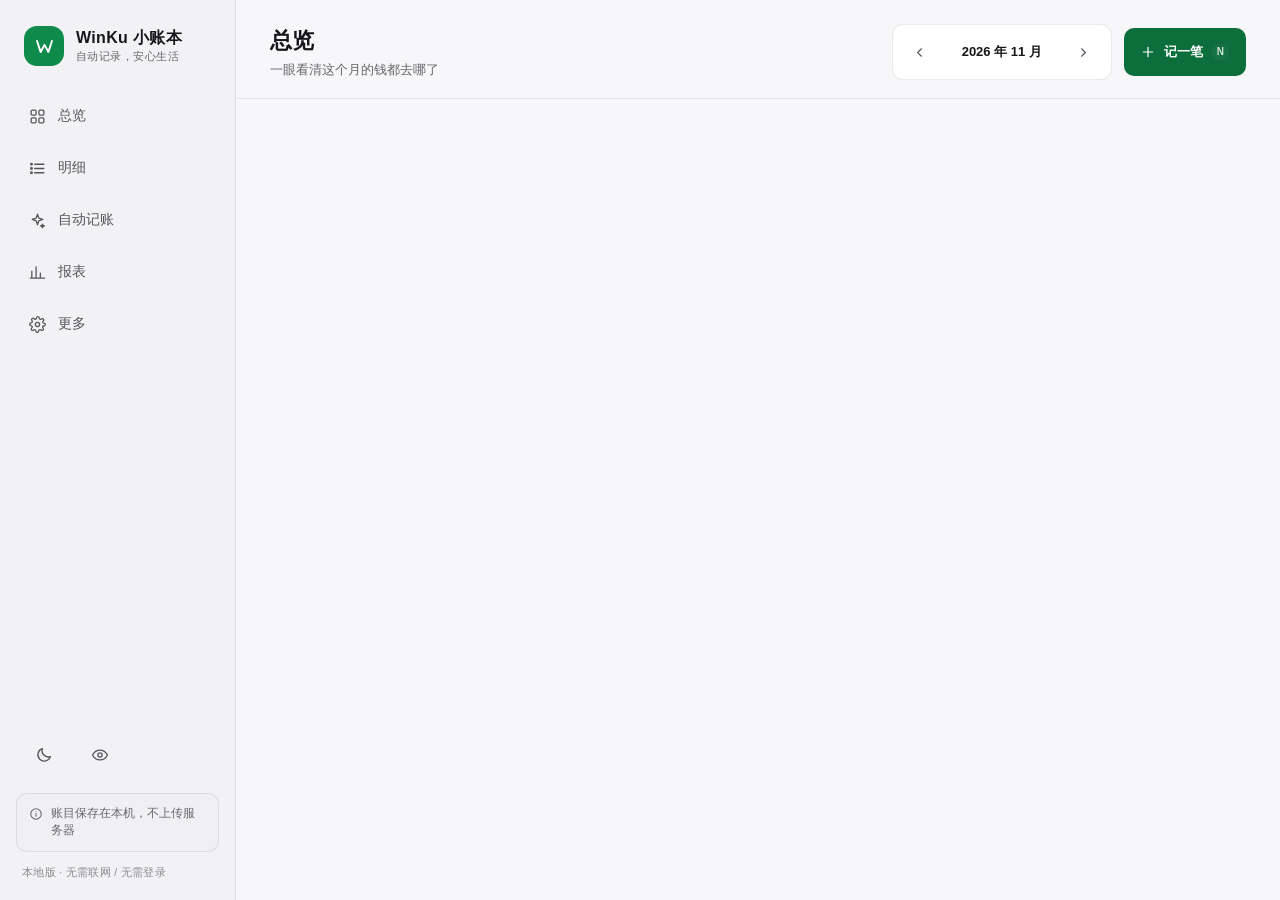
<file: app/src/main/assets/index.html>
<!DOCTYPE html>
<html lang="zh-CN" data-theme="light">
<head>
<meta charset="UTF-8">
<meta name="viewport" content="width=device-width, initial-scale=1, viewport-fit=cover">
<meta name="color-scheme" content="dark light">
<title>WinKu 小账本</title>
<style>
/* ============ 小账本 · 设计系统 ============ */
:root {
  --bg: #0b1016;
  --bg-soft: #0e141c;
  --surface: #141c26;
  --surface-2: #19232f;
  --surface-3: #22303f;
  --line: rgba(255,255,255,.075);
  --line-strong: rgba(255,255,255,.15);
  --text: #eaf0f7;
  --text-2: #a9b8c9;
  --muted: #76879b;
  --accent: #5ee0a0;
  --accent-ink: #06231a;
  --accent-2: #8a96ff;
  --income: #4ade9f;
  --expense: #ff7d8e;
  --transfer: #8fa6ff;
  --warn: #ffb65c;
  --shadow: 0 18px 48px rgba(0,0,0,.42);
  --shadow-sm: 0 6px 20px rgba(0,0,0,.22);
  --radius: 18px;
  --radius-sm: 12px;
  --sidebar-w: 236px;
  --font: "Inter", -apple-system, BlinkMacSystemFont, "Segoe UI", "PingFang SC", "Hiragino Sans GB", "Microsoft YaHei", sans-serif;
}
html[data-theme="light"] {
  --bg: #f4f6fb;
  --bg-soft: #edf1f8;
  --surface: #ffffff;
  --surface-2: #f6f8fc;
  --surface-3: #e9eef6;
  --line: rgba(24,40,66,.09);
  --line-strong: rgba(24,40,66,.17);
  --text: #1b2637;
  --text-2: #4b5c73;
  --muted: #8493a7;
  --accent: #10a76e;
  --accent-ink: #ffffff;
  --accent-2: #5a68e6;
  --income: #0a9e69;
  --expense: #e2546a;
  --transfer: #5a68e6;
  --warn: #c9800f;
  --shadow: 0 18px 44px rgba(28,45,75,.11);
  --shadow-sm: 0 6px 18px rgba(28,45,75,.08);
}
* { box-sizing: border-box; }
html, body { height: 100%; }
body {
  margin: 0; background: var(--bg); color: var(--text); font-family: var(--font);
  font-size: 14px; line-height: 1.55; -webkit-font-smoothing: antialiased;
  transition: background .25s ease, color .25s ease;
}
body::before {
  content: ""; position: fixed; inset: 0; pointer-events: none; z-index: 0;
  background:
    radial-gradient(760px 420px at 13% -8%, rgba(94,224,160,.075), transparent 65%),
    radial-gradient(700px 460px at 92% 4%, rgba(138,150,255,.075), transparent 65%);
}
html[data-theme="light"] body::before {
  background:
    radial-gradient(760px 420px at 13% -8%, rgba(16,167,110,.07), transparent 65%),
    radial-gradient(700px 460px at 92% 4%, rgba(90,104,230,.065), transparent 65%);
}
button, input, select, textarea { font: inherit; color: inherit; }
button { cursor: pointer; border: 0; background: none; }
a { color: var(--accent); text-decoration: none; }
::selection { background: rgba(94,224,160,.28); }
.icon-sprite { position: absolute; width: 0; height: 0; overflow: hidden; }
.ic { width: 18px; height: 18px; fill: none; stroke: currentColor; stroke-width: 1.8; stroke-linecap: round; stroke-linejoin: round; flex: none; }
.num { font-variant-numeric: tabular-nums; font-feature-settings: "tnum"; letter-spacing: -.02em; }
.hide-amount { filter: blur(7px); user-select: none; transition: filter .18s; }

/* ============ 布局 ============ */
.app { position: relative; z-index: 1; display: flex; min-height: 100vh; }
.sidebar {
  width: var(--sidebar-w); flex: none; position: sticky; top: 0; height: 100vh;
  display: flex; flex-direction: column; padding: 26px 16px 20px;
  background: linear-gradient(180deg, var(--bg-soft), var(--bg));
  border-right: 1px solid var(--line);
}
.brand { display: flex; align-items: center; gap: 12px; padding: 0 8px 26px; }
.brand-mark {
  width: 40px; height: 40px; border-radius: 13px; display: grid; place-items: center;
  font-size: 19px; font-weight: 800; color: var(--accent-ink);
  background: linear-gradient(145deg, var(--accent), color-mix(in srgb, var(--accent) 55%, var(--accent-2)));
  box-shadow: 0 8px 22px rgba(94,224,160,.22);
}
.brand-text { display: flex; flex-direction: column; line-height: 1.3; }
.brand-text strong { font-size: 16px; letter-spacing: .02em; }
.brand-text span { font-size: 11px; color: var(--muted); letter-spacing: .04em; }
.nav { display: flex; flex-direction: column; gap: 4px; }
.nav-item {
  display: flex; align-items: center; gap: 12px; padding: 11px 13px; border-radius: 11px;
  color: var(--text-2); font-size: 13.5px; font-weight: 500; text-align: left;
  transition: background .18s, color .18s, transform .18s; position: relative;
}
.nav-item:hover { background: var(--surface-2); color: var(--text); }
.nav-item.active { background: var(--surface-2); color: var(--text); font-weight: 600; }
.nav-item.active::before {
  content: ""; position: absolute; left: -16px; top: 50%; transform: translateY(-50%);
  width: 3px; height: 22px; border-radius: 0 3px 3px 0; background: var(--accent);
}
.nav-item.active .ic { color: var(--accent); }
.nav-item .ic { width: 17px; height: 17px; }
.sidebar-foot { margin-top: auto; }
.side-tools { display: flex; gap: 8px; padding: 0 4px 14px; }
.side-note {
  display: flex; gap: 8px; align-items: flex-start; padding: 11px 12px; border-radius: 11px;
  background: var(--surface-2); border: 1px solid var(--line); color: var(--muted); font-size: 11.5px; line-height: 1.5;
}
.side-note .ic { width: 14px; height: 14px; margin-top: 2px; }
.side-version { padding: 12px 6px 0; font-size: 10.5px; color: var(--muted); opacity: .75; letter-spacing: .03em; }
.main { flex: 1; min-width: 0; display: flex; flex-direction: column; }
.topbar {
  position: sticky; top: 0; z-index: 20; display: flex; align-items: center; justify-content: space-between;
  gap: 18px; padding: 24px 34px 18px; background: color-mix(in srgb, var(--bg) 86%, transparent);
  backdrop-filter: blur(18px); border-bottom: 1px solid var(--line);
}
.topbar-title h1 { margin: 0; font-size: 22px; font-weight: 700; letter-spacing: -.02em; }
.topbar-title p { margin: 3px 0 0; font-size: 12.5px; color: var(--muted); }
.topbar-actions { display: flex; align-items: center; gap: 12px; }
.month-picker {
  display: flex; align-items: center; gap: 2px; padding: 3px; border: 1px solid var(--line);
  background: var(--surface); border-radius: 11px;
}
.month-label { padding: 6px 10px; font-size: 13px; font-weight: 600; white-space: nowrap; min-width: 112px; }
.month-label:hover { color: var(--accent); }
.content { padding: 24px 34px 8px; flex: 1; animation: fadeUp .35s ease both; }
@keyframes fadeUp { from { opacity: 0; transform: translateY(9px); } to { opacity: 1; transform: none; } }
.foot-hint { padding: 18px 34px 26px; color: var(--muted); font-size: 11.5px; opacity: .8; }
.foot-hint kbd { margin: 0 2px; }
.fab { display: none; }

/* ============ 通用组件 ============ */
.btn {
  display: inline-flex; align-items: center; justify-content: center; gap: 8px;
  padding: 9px 15px; border-radius: 10px; font-size: 13px; font-weight: 600;
  border: 1px solid var(--line-strong); color: var(--text-2); background: var(--surface-2);
  transition: transform .15s, background .18s, color .18s, border-color .18s, box-shadow .18s;
  white-space: nowrap;
}
.btn:hover { transform: translateY(-1px); color: var(--text); border-color: var(--line-strong); }
.btn:active { transform: translateY(0); }
.btn .ic { width: 16px; height: 16px; }
.btn-primary {
  background: linear-gradient(135deg, var(--accent), color-mix(in srgb, var(--accent) 72%, #fff));
  color: var(--accent-ink); border-color: transparent; box-shadow: 0 6px 18px rgba(94,224,160,.2);
}
.btn-primary:hover { color: var(--accent-ink); box-shadow: 0 9px 24px rgba(94,224,160,.28); }
.btn-ghost { background: transparent; border-color: transparent; }
.btn-ghost:hover { background: var(--surface-2); }
.btn-danger { color: var(--expense); border-color: color-mix(in srgb, var(--expense) 32%, transparent); background: color-mix(in srgb, var(--expense) 9%, transparent); }
.btn-danger:hover { color: var(--expense); background: color-mix(in srgb, var(--expense) 16%, transparent); }
.btn-sm { padding: 6px 11px; font-size: 12px; border-radius: 9px; }
.icon-btn {
  width: 34px; height: 34px; border-radius: 9px; display: grid; place-items: center;
  color: var(--text-2); border: 1px solid transparent; transition: background .18s, color .18s;
}
.icon-btn:hover { background: var(--surface-2); color: var(--text); }
.icon-btn.sm { width: 28px; height: 28px; }
.icon-btn.sm .ic { width: 15px; height: 15px; }
.icon-btn.danger:hover { color: var(--expense); background: color-mix(in srgb, var(--expense) 12%, transparent); }
kbd {
  font: 600 10px/1 var(--font); padding: 3px 5px; border-radius: 5px;
  border: 1px solid var(--line-strong); background: rgba(255,255,255,.06); color: inherit; opacity: .8;
}
.card {
  background: var(--surface); border: 1px solid var(--line); border-radius: var(--radius);
  padding: 20px; box-shadow: var(--shadow-sm); min-width: 0;
}
.welcome-card {
  display: flex; align-items: center; gap: 16px; margin-bottom: 16px;
  background: linear-gradient(120deg, color-mix(in srgb, var(--accent) 11%, var(--surface)), var(--surface) 72%);
  border-color: color-mix(in srgb, var(--accent) 25%, var(--line));
}
.wc-ico {
  width: 44px; height: 44px; flex: none; border-radius: 14px; display: grid; place-items: center; color: var(--accent);
  background: color-mix(in srgb, var(--accent) 14%, var(--surface));
  border: 1px solid color-mix(in srgb, var(--accent) 26%, transparent);
}
.wc-ico .ic { width: 22px; height: 22px; }
.wc-title { font-size: 15px; font-weight: 680; }
.wc-desc { font-size: 12px; color: var(--muted); margin-top: 4px; line-height: 1.6; }
.demo-banner {
  display: flex; align-items: center; gap: 10px; margin-bottom: 16px; padding: 11px 16px; border-radius: 12px;
  font-size: 12px; color: var(--text-2);
  background: color-mix(in srgb, var(--warn) 12%, var(--surface));
  border: 1px solid color-mix(in srgb, var(--warn) 32%, var(--line));
}
.demo-banner .ic { color: var(--warn); }
.demo-banner strong { color: var(--text); }
.demo-banner button { margin-left: auto; }
.card-head { display: flex; align-items: center; justify-content: space-between; gap: 12px; margin-bottom: 16px; }
.card-head h3 { margin: 0; font-size: 14px; font-weight: 650; letter-spacing: -.01em; }
.card-head .sub { font-size: 11.5px; color: var(--muted); }
.card-head-actions { display: flex; align-items: center; gap: 6px; }
.grid { display: grid; gap: 16px; }
.g-4 { grid-template-columns: repeat(4, minmax(0,1fr)); }
.g-3 { grid-template-columns: repeat(3, minmax(0,1fr)); }
.g-2 { grid-template-columns: repeat(2, minmax(0,1fr)); }
.g-2-1 { grid-template-columns: minmax(0,1.65fr) minmax(0,1fr); }
.g-1-2 { grid-template-columns: minmax(0,1fr) minmax(0,1.65fr); }
.stack { display: grid; gap: 16px; }
.section-title { display: flex; align-items: center; justify-content: space-between; margin: 26px 0 14px; }
.section-title h2 { margin: 0; font-size: 15px; font-weight: 650; }
.section-title .hint { font-size: 11.5px; color: var(--muted); }
.divider { height: 1px; background: var(--line); margin: 16px 0; }
.muted { color: var(--muted); }
.tiny { font-size: 11.5px; }
.pos { color: var(--income); }
.neg { color: var(--expense); }
.badge {
  display: inline-flex; align-items: center; gap: 5px; padding: 3px 9px; border-radius: 999px;
  font-size: 11px; font-weight: 600; background: var(--surface-3); color: var(--text-2); white-space: nowrap;
}
.badge.good { background: color-mix(in srgb, var(--income) 14%, transparent); color: var(--income); }
.badge.bad { background: color-mix(in srgb, var(--expense) 14%, transparent); color: var(--expense); }
.badge.warn { background: color-mix(in srgb, var(--warn) 16%, transparent); color: var(--warn); }
.empty {
  display: grid; place-items: center; gap: 10px; padding: 42px 20px; text-align: center;
  color: var(--muted); font-size: 13px;
}
.empty .empty-icon {
  width: 48px; height: 48px; border-radius: 15px; display: grid; place-items: center;
  background: var(--surface-2); color: var(--muted); border: 1px solid var(--line);
}
.empty .empty-icon .ic { width: 22px; height: 22px; }
.empty strong { color: var(--text-2); font-size: 14px; font-weight: 600; }
.card > .empty { display: flex; flex-direction: column; align-items: center; justify-content: center; min-height: 210px; }

/* ============ 概览数字卡 ============ */
.stat-card { position: relative; overflow: hidden; padding: 20px 22px; }
.stat-card::after {
  content: ""; position: absolute; right: -40px; top: -60px; width: 170px; height: 170px; border-radius: 50%;
  background: radial-gradient(circle, var(--glow, rgba(94,224,160,.16)), transparent 70%); pointer-events: none;
}
.stat-card .stat-label { display: flex; align-items: center; gap: 8px; color: var(--text-2); font-size: 12.5px; }
.stat-card .stat-label .ic { width: 15px; height: 15px; }
.stat-card .stat-value { margin-top: 10px; font-size: clamp(24px, 2.5vw, 31px); font-weight: 720; letter-spacing: -.035em; line-height: 1.2; }
.stat-card .stat-foot { margin-top: 10px; font-size: 11.5px; color: var(--muted); display: flex; align-items: center; gap: 7px; flex-wrap: wrap; }
.stat-card.hero { background: linear-gradient(135deg, color-mix(in srgb, var(--accent) 13%, var(--surface)), var(--surface) 62%); border-color: color-mix(in srgb, var(--accent) 24%, var(--line)); }
.trend-pill { display: inline-flex; align-items: center; gap: 3px; font-weight: 650; }
.trend-pill .ic { width: 12px; height: 12px; stroke-width: 2.4; }

/* ============ 图表 ============ */
.chart-svg { display: block; width: 100%; overflow: visible; }
.chart-svg text { font-family: var(--font); font-size: 11px; fill: var(--muted); }
.chart-svg .grid-line { stroke: var(--line); stroke-width: 1; }
.chart-svg .axis-label { font-size: 10.5px; }
.chart-legend { display: flex; align-items: center; gap: 16px; flex-wrap: wrap; font-size: 11.5px; color: var(--text-2); }
.chart-legend i { display: inline-block; width: 9px; height: 9px; border-radius: 3px; margin-right: 6px; }
.donut-wrap { display: flex; align-items: center; gap: 22px; }
.donut-center { position: absolute; inset: 0; display: grid; place-content: center; text-align: center; pointer-events: none; }
.donut-center .dc-label { font-size: 11px; color: var(--muted); }
.donut-center .dc-value { font-size: 19px; font-weight: 700; letter-spacing: -.03em; }
.donut-box { position: relative; width: 168px; height: 168px; flex: none; }
.cat-legend { flex: 1; min-width: 0; display: grid; gap: 9px; }
.cat-legend-row { display: grid; grid-template-columns: 10px 1fr auto; gap: 9px; align-items: center; font-size: 12px; }
.cat-legend-row i { width: 10px; height: 10px; border-radius: 3px; }
.cat-legend-row .cl-name { overflow: hidden; text-overflow: ellipsis; white-space: nowrap; color: var(--text-2); }
.cat-legend-row .cl-val { font-weight: 600; }
.cat-legend-row .cl-pct { color: var(--muted); font-size: 10.5px; margin-left: 5px; font-weight: 400; }
.bar-row { display: grid; grid-template-columns: 92px 1fr auto; gap: 12px; align-items: center; margin-bottom: 12px; font-size: 12px; }
.bar-row:last-child { margin-bottom: 0; }
.bar-row .br-name { color: var(--text-2); overflow: hidden; text-overflow: ellipsis; white-space: nowrap; }
.bar-track { height: 8px; border-radius: 99px; background: var(--surface-3); overflow: hidden; }
.bar-fill { height: 100%; border-radius: 99px; transition: width .5s cubic-bezier(.2,.8,.2,1); }
.bar-row .br-val { min-width: 78px; text-align: right; font-weight: 600; }
.heat-cal { display: grid; grid-template-columns: repeat(7, 1fr); gap: 6px; }
.heat-cell {
  aspect-ratio: 1.35; max-height: 44px; border-radius: 7px; background: var(--surface-2); border: 1px solid var(--line);
  display: grid; place-items: center; font-size: 10.5px; color: var(--text-2); position: relative;
}
.heat-cell.blank { background: transparent; border-color: transparent; }
.heat-cell.today { outline: 2px solid var(--accent); outline-offset: 1px; }
.heat-week { text-align: center; font-size: 10.5px; color: var(--muted); padding-bottom: 4px; }

/* ============ 交易列表 ============ */
.toolbar { display: flex; gap: 10px; align-items: center; flex-wrap: wrap; margin-bottom: 16px; }
.search-box {
  display: flex; align-items: center; gap: 9px; padding: 0 12px; height: 38px; min-width: 210px; flex: 1;
  background: var(--surface); border: 1px solid var(--line); border-radius: 10px; color: var(--muted);
}
.search-box:focus-within { border-color: color-mix(in srgb, var(--accent) 55%, var(--line)); }
.search-box input { flex: 1; min-width: 0; border: 0; outline: 0; background: transparent; font-size: 13px; color: var(--text); }
.search-box .ic { width: 16px; height: 16px; }
select, .field input, .field textarea, .input {
  width: 100%; padding: 9px 11px; border-radius: 10px; border: 1px solid var(--line);
  background: var(--surface-2); outline: none; transition: border-color .18s, box-shadow .18s;
}
select { height: 38px; padding: 0 11px; appearance: none; padding-right: 28px;
  background-image: linear-gradient(45deg,transparent 50%,var(--muted) 50%),linear-gradient(135deg,var(--muted) 50%,transparent 50%);
  background-position: calc(100% - 15px) 16px, calc(100% - 10px) 16px; background-size: 5px 5px,5px 5px; background-repeat: no-repeat;
}
select:focus, .field input:focus, .field textarea:focus, .input:focus {
  border-color: color-mix(in srgb, var(--accent) 60%, var(--line)); box-shadow: 0 0 0 3px color-mix(in srgb, var(--accent) 12%, transparent);
}
select option { background: var(--surface); color: var(--text); }
.chip {
  padding: 6px 12px; border-radius: 9px; font-size: 12px; color: var(--text-2);
  background: var(--surface); border: 1px solid var(--line); white-space: nowrap;
}
.chip:hover { color: var(--text); border-color: var(--line-strong); }
.chip.active { background: color-mix(in srgb, var(--accent) 14%, transparent); border-color: color-mix(in srgb, var(--accent) 40%, transparent); color: var(--accent); font-weight: 600; }
.chips { display: flex; gap: 7px; flex-wrap: wrap; }
.day-group { margin-bottom: 18px; }
.day-head {
  display: flex; align-items: center; justify-content: space-between; padding: 0 4px 8px;
  font-size: 11.5px; color: var(--muted); border-bottom: 1px solid var(--line); margin-bottom: 4px;
}
.txn-row {
  display: grid; grid-template-columns: 38px minmax(0,1fr) auto 30px; gap: 12px; align-items: center;
  padding: 11px 6px; border-radius: 11px; transition: background .16s;
}
.txn-row:hover { background: var(--surface-2); }
.txn-ico { width: 38px; height: 38px; border-radius: 12px; display: grid; place-items: center; font-size: 18px; background: var(--surface-2); border: 1px solid var(--line); }
.txn-main { min-width: 0; }
.txn-title { font-size: 13px; font-weight: 600; overflow: hidden; text-overflow: ellipsis; white-space: nowrap; }
.txn-sub { font-size: 11px; color: var(--muted); margin-top: 2px; display: flex; gap: 7px; flex-wrap: wrap; }
.txn-sub .dot { opacity: .5; }
.txn-amount { text-align: right; font-size: 14px; font-weight: 680; letter-spacing: -.02em; white-space: nowrap; }
.txn-amount small { display: block; font-size: 10.5px; font-weight: 400; color: var(--muted); margin-top: 1px; }
.txn-row .row-actions { opacity: 0; display: flex; gap: 2px; transition: opacity .16s; }
.txn-row:hover .row-actions, .txn-row:focus-within .row-actions { opacity: 1; }
.row-actions .icon-btn { width: 28px; height: 28px; }
.row-actions .ic { width: 14px; height: 14px; }
.tag-pill { padding: 1px 6px; border-radius: 5px; background: var(--surface-3); font-size: 10px; color: var(--text-2); }

/* ============ 表单 / 模态 ============ */
.modal-backdrop {
  position: fixed; inset: 0; z-index: 100; display: grid; place-items: center; padding: 20px;
  background: rgba(5,9,14,.66); backdrop-filter: blur(6px); animation: fadeIn .18s ease both;
}
@keyframes fadeIn { from { opacity: 0; } to { opacity: 1; } }
.modal {
  width: min(520px, 100%); max-height: min(88vh, 860px); overflow-y: auto;
  background: var(--surface); border: 1px solid var(--line-strong); border-radius: 20px;
  box-shadow: var(--shadow); animation: modalIn .22s cubic-bezier(.2,.8,.2,1) both;
}
@keyframes modalIn { from { opacity: 0; transform: translateY(14px) scale(.98); } to { opacity: 1; transform: none; } }
.modal.wide { width: min(720px, 100%); }
.modal-head { display: flex; align-items: center; justify-content: space-between; padding: 20px 22px 14px; }
.modal-head h3 { margin: 0; font-size: 16px; font-weight: 680; }
.modal-head .sub { font-size: 11.5px; color: var(--muted); margin-top: 2px; }
.modal-body { padding: 4px 22px 20px; }
.modal-foot { display: flex; justify-content: flex-end; gap: 9px; padding: 14px 22px 20px; border-top: 1px solid var(--line); }
.modal-foot .left { margin-right: auto; }
.field { display: grid; gap: 6px; margin-bottom: 14px; }
.field > label { font-size: 11.5px; color: var(--text-2); font-weight: 600; }
.field .hint { font-size: 10.5px; color: var(--muted); }
.field-row { display: grid; grid-template-columns: 1fr 1fr; gap: 12px; }
.seg { display: flex; gap: 4px; padding: 4px; background: var(--surface-2); border-radius: 11px; border: 1px solid var(--line); }
.seg button { flex: 1; padding: 8px 6px; border-radius: 8px; font-size: 12.5px; font-weight: 600; color: var(--text-2); transition: background .18s, color .18s; }
.seg button.active { background: var(--surface-3); color: var(--text); box-shadow: var(--shadow-sm); }
.seg button[data-type="expense"].active { color: var(--expense); }
.seg button[data-type="income"].active { color: var(--income); }
.seg button[data-type="transfer"].active { color: var(--transfer); }
.amount-input {
  width: 100%; padding: 10px 14px 10px 34px; font-size: 27px; font-weight: 700; letter-spacing: -.03em;
  border: 1px solid var(--line); border-radius: 12px; background: var(--surface-2); outline: none;
  font-variant-numeric: tabular-nums;
}
.amount-wrap { position: relative; }
.amount-wrap .cur { position: absolute; left: 14px; top: 50%; transform: translateY(-50%); font-size: 19px; color: var(--muted); font-weight: 600; }
.amount-input:focus { border-color: color-mix(in srgb, var(--accent) 60%, var(--line)); box-shadow: 0 0 0 3px color-mix(in srgb, var(--accent) 12%, transparent); }
.cat-picker { display: grid; grid-template-columns: repeat(6, 1fr); gap: 7px; max-height: 186px; overflow-y: auto; padding: 2px; }
.cat-opt {
  display: grid; place-items: center; gap: 3px; padding: 9px 3px; border-radius: 10px;
  border: 1px solid var(--line); background: var(--surface-2); font-size: 10.5px; color: var(--text-2);
  transition: transform .15s, border-color .15s, background .15s;
}
.cat-opt:hover { transform: translateY(-2px); border-color: var(--line-strong); }
.cat-opt.active { border-color: var(--accent); background: color-mix(in srgb, var(--accent) 12%, var(--surface-2)); color: var(--text); font-weight: 600; }
.cat-opt .emoji { font-size: 19px; line-height: 1.2; }
.checkbox-line { display: flex; align-items: center; gap: 9px; font-size: 12.5px; color: var(--text-2); cursor: pointer; }
.checkbox-line input { width: 16px; height: 16px; accent-color: var(--accent); }
.suggest-tags { display: flex; gap: 6px; flex-wrap: wrap; margin-top: 7px; }
.suggest-tags button { font-size: 10.5px; padding: 3px 8px; border-radius: 6px; background: var(--surface-2); color: var(--muted); border: 1px solid var(--line); }
.suggest-tags button:hover { color: var(--accent); }
.icon-grid { display: grid; grid-template-columns: repeat(9, 1fr); gap: 6px; }
.icon-grid button { aspect-ratio: 1; border-radius: 9px; font-size: 17px; background: var(--surface-2); border: 1px solid var(--line); }
.icon-grid button.active { border-color: var(--accent); background: color-mix(in srgb, var(--accent) 12%, var(--surface-2)); }
.color-grid { display: flex; gap: 8px; flex-wrap: wrap; }
.color-grid button { width: 26px; height: 26px; border-radius: 8px; border: 2px solid transparent; }
.color-grid button.active { outline: 2px solid var(--text); outline-offset: 2px; }

/* ============ 预算 / 账户 / 目标 ============ */
.progress-line { display: flex; align-items: center; justify-content: space-between; font-size: 12px; margin-bottom: 8px; }
.progress-line .pl-name { display: flex; align-items: center; gap: 8px; font-weight: 600; }
.progress-line .pl-amt { color: var(--muted); font-size: 11.5px; }
.progress-track { height: 9px; border-radius: 99px; background: var(--surface-3); overflow: hidden; }
.progress-fill { height: 100%; border-radius: 99px; transition: width .55s cubic-bezier(.2,.8,.2,1); }
.progress-fill.over { background: var(--expense) !important; }
.budget-item { padding: 13px 0; border-bottom: 1px solid var(--line); }
.budget-item:last-child { border-bottom: 0; padding-bottom: 0; }
.budget-item:first-child { padding-top: 0; }
.account-card { display: flex; flex-direction: column; gap: 12px; position: relative; overflow: hidden; }
.account-card::before { content: ""; position: absolute; left: 0; top: 0; bottom: 0; width: 3px; background: var(--acc, var(--accent)); }
.acc-top { display: flex; align-items: center; gap: 11px; }
.acc-ico { width: 40px; height: 40px; border-radius: 12px; display: grid; place-items: center; font-size: 19px; background: var(--surface-2); border: 1px solid var(--line); }
.acc-name { font-size: 13.5px; font-weight: 650; }
.acc-type { font-size: 11px; color: var(--muted); }
.acc-balance { font-size: 24px; font-weight: 720; letter-spacing: -.03em; }
.acc-foot { display: flex; align-items: center; justify-content: space-between; font-size: 11px; color: var(--muted); border-top: 1px solid var(--line); padding-top: 11px; }
.goal-card { display: grid; gap: 11px; }
.goal-top { display: flex; justify-content: space-between; align-items: flex-start; gap: 10px; }
.goal-emoji { font-size: 22px; }
.goal-name { font-weight: 650; font-size: 13.5px; }
.goal-meta { font-size: 11px; color: var(--muted); }
.goal-nums { display: flex; align-items: baseline; justify-content: space-between; font-size: 12px; }
.goal-nums strong { font-size: 17px; letter-spacing: -.02em; }
.setting-row { display: flex; align-items: center; justify-content: space-between; gap: 16px; padding: 14px 0; border-bottom: 1px solid var(--line); }
.setting-row:last-child { border-bottom: 0; }
.setting-row .sr-title { font-size: 13px; font-weight: 600; }
.setting-row .sr-desc { font-size: 11.5px; color: var(--muted); margin-top: 2px; }
.setting-row .sr-ctrl { display: flex; align-items: center; gap: 8px; flex: none; }
.switch { width: 40px; height: 23px; border-radius: 99px; background: var(--surface-3); border: 1px solid var(--line); padding: 2px; transition: background .2s; }
.switch::after { content: ""; display: block; width: 17px; height: 17px; border-radius: 50%; background: var(--muted); transition: transform .2s, background .2s; }
.switch.on { background: color-mix(in srgb, var(--accent) 28%, var(--surface-3)); }
.switch.on::after { transform: translateX(17px); background: var(--accent); }
.manage-row { display: flex; align-items: center; gap: 11px; padding: 10px 0; border-bottom: 1px solid var(--line); }
.manage-row:last-child { border-bottom: 0; }
.manage-row .mr-ico { width: 34px; height: 34px; border-radius: 10px; display: grid; place-items: center; font-size: 17px; background: var(--surface-2); border: 1px solid var(--line); }
.manage-row .mr-name { flex: 1; font-size: 13px; font-weight: 600; min-width: 0; overflow: hidden; text-overflow: ellipsis; white-space: nowrap; }
.tabs { display: flex; gap: 4px; padding: 4px; background: var(--surface-2); border: 1px solid var(--line); border-radius: 11px; }
.tabs button { padding: 7px 14px; border-radius: 8px; font-size: 12.5px; font-weight: 600; color: var(--text-2); }
.tabs button.active { background: var(--surface-3); color: var(--text); box-shadow: var(--shadow-sm); }
.kpi-grid { display: grid; grid-template-columns: repeat(auto-fit, minmax(150px,1fr)); gap: 12px; }
.kpi { padding: 15px; border-radius: 13px; background: var(--surface-2); border: 1px solid var(--line); }
.kpi .k-label { font-size: 11.5px; color: var(--muted); }
.kpi .k-value { font-size: 20px; font-weight: 700; letter-spacing: -.03em; margin-top: 5px; }
.kpi .k-foot { font-size: 10.5px; color: var(--muted); margin-top: 3px; }

/* ============ Toast ============ */
.toast-root { position: fixed; right: 22px; bottom: 22px; z-index: 200; display: grid; gap: 9px; justify-items: end; pointer-events: none; }
.toast {
  display: flex; align-items: center; gap: 9px; padding: 11px 15px; border-radius: 12px;
  background: var(--surface-3); border: 1px solid var(--line-strong); box-shadow: var(--shadow);
  font-size: 12.5px; font-weight: 550; animation: toastIn .25s cubic-bezier(.2,.8,.2,1) both;
  pointer-events: auto;
}
.toast button { color: var(--accent); font-size: 12px; font-weight: 700; padding: 2px 4px; }
.toast .ic { width: 16px; height: 16px; color: var(--accent); }
.toast.err .ic { color: var(--expense); }
@keyframes toastIn { from { opacity: 0; transform: translateY(12px) scale(.96); } to { opacity: 1; transform: none; } }
.toast.out { animation: toastOut .22s ease both; }
@keyframes toastOut { to { opacity: 0; transform: translateY(8px) scale(.97); } }

/* ============ 滚动条 ============ */
::-webkit-scrollbar { width: 9px; height: 9px; }
::-webkit-scrollbar-track { background: transparent; }
::-webkit-scrollbar-thumb { background: var(--surface-3); border-radius: 99px; border: 2px solid var(--bg); }
::-webkit-scrollbar-thumb:hover { background: var(--muted); }

/* ============ 响应式 ============ */
@media (max-width: 1180px) {
  .g-2-1, .g-1-2 { grid-template-columns: 1fr; }
  .g-3, .g-4 { grid-template-columns: repeat(2, minmax(0,1fr)); }
}
@media (max-width: 900px) {
  :root { --sidebar-w: 68px; }
  .sidebar { padding: 22px 10px 16px; align-items: center; }
  .brand { padding: 0 0 24px; }
  .brand-text, .nav-item span, .side-note, .side-version { display: none; }
  .nav-item { justify-content: center; padding: 12px; width: 46px; }
  .nav-item.active::before { left: -10px; }
  .nav-item .ic { width: 19px; height: 19px; }
  .side-tools { flex-direction: column; padding: 0 0 8px; }
  .topbar { padding: 18px 20px 14px; }
  .content { padding: 18px 20px 6px; }
  .foot-hint { padding: 16px 20px 22px; }
}
@media (max-width: 680px) {
  .app { display: block; }
  .sidebar {
    position: fixed; bottom: 0; top: auto; left: 0; right: 0; width: 100%; height: auto; z-index: 50;
    flex-direction: row; padding: 7px 8px calc(7px + env(safe-area-inset-bottom));
    border-right: 0; border-top: 1px solid var(--line-strong); background: color-mix(in srgb, var(--surface) 92%, transparent);
    backdrop-filter: blur(16px);
  }
  .brand, .sidebar-foot { display: none; }
  .nav { flex-direction: row; width: 100%; justify-content: space-around; gap: 2px; }
  .nav-item { flex: 1; width: auto; flex-direction: column; gap: 3px; padding: 6px 2px; border-radius: 10px; }
  .nav-item span { display: block; font-size: 9.5px; font-weight: 500; }
  .nav-item.active::before { display: none; }
  .nav-item .ic { width: 19px; height: 19px; }
  .main { padding-bottom: 72px; }
  .topbar { flex-wrap: wrap; gap: 12px; padding: 15px 16px 12px; }
  .topbar-title h1 { font-size: 19px; }
  .topbar-title p { display: none; }
  .topbar-actions { width: 100%; justify-content: space-between; }
  #addBtn kbd { display: none; }
  .content { padding: 16px 14px 4px; }
  .g-3, .g-2, .g-4 { grid-template-columns: 1fr; }
  .grid { gap: 12px; }
  .card { padding: 16px; border-radius: 15px; }
  .welcome-card, .demo-banner { flex-wrap: wrap; }
  .demo-banner button { margin-left: 0; }
  .stat-card { padding: 16px 18px; }
  .donut-wrap { flex-direction: column; align-items: stretch; }
  .donut-box { margin: 0 auto; }
  .txn-row { grid-template-columns: 34px minmax(0,1fr) auto; }
  .txn-row .row-actions { display: none; }
  .txn-ico { width: 34px; height: 34px; }
  .foot-hint { display: none; }
  .fab {
    display: grid; place-items: center; position: fixed; right: 18px; bottom: 84px; z-index: 45;
    width: 52px; height: 52px; border-radius: 17px; color: var(--accent-ink);
    background: linear-gradient(135deg, var(--accent), color-mix(in srgb, var(--accent) 70%, #fff));
    box-shadow: 0 10px 26px rgba(94,224,160,.32);
  }
  .fab .ic { width: 24px; height: 24px; stroke-width: 2.2; }
  .modal { border-radius: 18px; }
  .modal-head, .modal-body, .modal-foot { padding-left: 16px; padding-right: 16px; }
  .cat-picker { grid-template-columns: repeat(5, 1fr); }
  .field-row { grid-template-columns: 1fr; gap: 0; }
  .toast-root { right: 12px; left: 12px; bottom: 82px; justify-items: center; }
}

/* ---------- 微信 / 支付宝账单导入 ---------- */
.bill-hero {
  border-color: color-mix(in srgb, var(--accent) 32%, var(--line));
  background: linear-gradient(120deg, color-mix(in srgb, var(--accent) 9%, var(--surface)), var(--surface) 55%);
}
.bill-hero-head { display: flex; align-items: center; gap: 13px; margin-bottom: 16px; flex-wrap: wrap; }
.bill-hero-ico {
  width: 40px; height: 40px; flex: none; border-radius: 13px; display: grid; place-items: center;
  color: var(--accent); background: color-mix(in srgb, var(--accent) 15%, transparent);
  border: 1px solid color-mix(in srgb, var(--accent) 30%, transparent);
}
.bill-hero-ico .ic { width: 20px; height: 20px; }
.bill-steps { display: grid; grid-template-columns: 1fr 1fr; gap: 10px; margin-bottom: 12px; }
.bill-steps > div {
  padding: 11px 13px; border-radius: 11px; background: var(--surface-2); border: 1px solid var(--line);
  display: grid; gap: 5px; line-height: 1.65;
}
.bill-steps b { font-size: 12px; color: var(--text); font-weight: 650; }
.bill-steps span { font-size: 11.5px; color: var(--text-2); }

.bill-src {
  display: flex; align-items: center; gap: 10px; padding: 11px 13px; border-radius: 11px;
  background: color-mix(in srgb, var(--accent) 10%, var(--surface-2));
  border: 1px solid color-mix(in srgb, var(--accent) 26%, var(--line)); margin-bottom: 14px;
}
.bill-src .ic { color: var(--accent); width: 18px; height: 18px; flex: none; }
.bill-src strong { font-size: 12.5px; font-weight: 650; }
.bill-error {
  padding: 12px 14px; border-radius: 11px; line-height: 1.7; font-size: 12.5px;
  color: var(--expense); background: color-mix(in srgb, var(--expense) 10%, var(--surface-2));
  border: 1px solid color-mix(in srgb, var(--expense) 28%, var(--line));
}
.bill-error strong { display: block; margin-bottom: 3px; }
.bill-error .muted { color: var(--text-2) !important; }
.bill-none {
  padding: 26px 16px; text-align: center; border-radius: 12px; background: var(--surface-2);
  color: var(--text-2); font-size: 13px; line-height: 1.8;
}
.bill-stats { display: grid; grid-template-columns: repeat(4, 1fr); gap: 9px; margin-bottom: 16px; }
.bill-stat {
  padding: 12px; border-radius: 11px; background: var(--surface-2); border: 1px solid var(--line);
  display: grid; gap: 3px; text-align: center;
}
.bill-stat b { font-size: 20px; font-weight: 680; letter-spacing: -.02em; }
.bill-stat span { font-size: 11px; color: var(--muted); }
.bill-opts { display: flex; align-items: end; gap: 16px; margin-bottom: 10px; }
.bill-opts .field { flex: 1; margin-bottom: 0; min-width: 0; }
.bill-chk {
  display: flex; align-items: center; gap: 7px; padding-bottom: 9px;
  font-size: 12px; color: var(--text-2); cursor: pointer; white-space: nowrap;
}
.bill-chk input { accent-color: var(--accent); width: 15px; height: 15px; }
.bill-skip { line-height: 1.7; margin-bottom: 12px; }
.bill-table-wrap { max-height: 300px; overflow: auto; border: 1px solid var(--line); border-radius: 11px; }
.bill-table { width: 100%; border-collapse: collapse; font-size: 11.5px; }
.bill-table th {
  position: sticky; top: 0; z-index: 1; text-align: left; padding: 9px 11px; font-weight: 650;
  color: var(--muted); background: var(--surface-3); border-bottom: 1px solid var(--line);
}
.bill-table td { padding: 8px 11px; border-bottom: 1px solid var(--line); color: var(--text-2); white-space: nowrap; }
.bill-table tr:last-child td { border-bottom: 0; }
.bill-table .bill-note { max-width: 230px; overflow: hidden; text-overflow: ellipsis; color: var(--text); }
.bill-cat {
  display: inline-block; padding: 2px 8px; border-radius: 6px; font-size: 10.5px;
  background: color-mix(in srgb, var(--accent) 13%, transparent); color: var(--accent);
}
@media (max-width: 720px) {
  .bill-hero-head { gap: 10px; }
  .bill-hero-head .btn { width: 100%; }
  .bill-steps { grid-template-columns: 1fr; }
  .bill-stats { grid-template-columns: repeat(2, 1fr); }
  .bill-opts { flex-direction: column; align-items: stretch; gap: 10px; }
  .bill-chk { padding-bottom: 0; }
  .bill-table th:nth-child(2), .bill-table td:nth-child(2) { display: none; }
  .bill-table .bill-note { max-width: 130px; }
}

</style>
  <meta name="apple-mobile-web-app-capable" content="yes">
  <meta name="mobile-web-app-capable" content="yes">
  <meta name="apple-mobile-web-app-status-bar-style" content="black-translucent">
  <meta name="theme-color" content="#0e1620">
  <title>小账本 · 记账工作台</title>
<meta http-equiv="Content-Security-Policy" content="default-src 'self'; script-src 'self' 'unsafe-inline'; style-src 'self' 'unsafe-inline'; img-src 'self' data: blob:; connect-src 'none'; object-src 'none'; frame-src 'none'; base-uri 'none'">
<link rel="stylesheet" href="winku.css">
</head>
<body>

<svg class="icon-sprite" aria-hidden="true" xmlns="http://www.w3.org/2000/svg">
  <symbol id="i-grid" viewBox="0 0 24 24"><rect x="3" y="3" width="7" height="7" rx="1.6"/><rect x="14" y="3" width="7" height="7" rx="1.6"/><rect x="3" y="14" width="7" height="7" rx="1.6"/><rect x="14" y="14" width="7" height="7" rx="1.6"/></symbol>
  <symbol id="i-list" viewBox="0 0 24 24"><path d="M8 6h13M8 12h13M8 18h13"/><circle cx="3.5" cy="6" r="1.2"/><circle cx="3.5" cy="12" r="1.2"/><circle cx="3.5" cy="18" r="1.2"/></symbol>
  <symbol id="i-target" viewBox="0 0 24 24"><circle cx="12" cy="12" r="9"/><circle cx="12" cy="12" r="5"/><circle cx="12" cy="12" r="1.2"/></symbol>
  <symbol id="i-wallet" viewBox="0 0 24 24"><path d="M3 7.5A2.5 2.5 0 0 1 5.5 5H18a3 3 0 0 1 3 3v9a3 3 0 0 1-3 3H5.5A2.5 2.5 0 0 1 3 17.5z"/><path d="M3 9h18"/><circle cx="17" cy="14" r="1.2"/></symbol>
  <symbol id="i-chart" viewBox="0 0 24 24"><path d="M4 20V10M10 20V4M16 20v-7M22 20H2"/></symbol>
  <symbol id="i-settings" viewBox="0 0 24 24"><circle cx="12" cy="12" r="3"/><path d="M19.4 15a1.7 1.7 0 0 0 .34 1.88l.06.06a2 2 0 1 1-2.83 2.83l-.06-.06A1.7 1.7 0 0 0 15 19.4a1.7 1.7 0 0 0-1 .6 1.7 1.7 0 0 0-.4 1.1V21a2 2 0 1 1-4 0v-.09A1.7 1.7 0 0 0 8.5 19.4a1.7 1.7 0 0 0-1.88.34l-.06.06a2 2 0 1 1-2.83-2.83l.06-.06A1.7 1.7 0 0 0 4.6 15a1.7 1.7 0 0 0-.6-1 1.7 1.7 0 0 0-1.1-.4H3a2 2 0 1 1 0-4h.09A1.7 1.7 0 0 0 4.6 8.5a1.7 1.7 0 0 0-.34-1.88l-.06-.06a2 2 0 1 1 2.83-2.83l.06.06A1.7 1.7 0 0 0 9 4.6a1.7 1.7 0 0 0 1-.6 1.7 1.7 0 0 0 .4-1.1V3a2 2 0 1 1 4 0v.09A1.7 1.7 0 0 0 15.5 4.6a1.7 1.7 0 0 0 1.88-.34l.06-.06a2 2 0 1 1 2.83 2.83l-.06.06A1.7 1.7 0 0 0 19.4 9c.14.36.4.67.73.86.3.17.64.26.99.26H21a2 2 0 1 1 0 4h-.09a1.7 1.7 0 0 0-1.51 1z"/></symbol>
  <symbol id="i-plus" viewBox="0 0 24 24"><path d="M12 5v14M5 12h14"/></symbol>
  <symbol id="i-left" viewBox="0 0 24 24"><path d="M15 18l-6-6 6-6"/></symbol>
  <symbol id="i-right" viewBox="0 0 24 24"><path d="M9 18l6-6-6-6"/></symbol>
  <symbol id="i-sun" viewBox="0 0 24 24"><circle cx="12" cy="12" r="4.2"/><path d="M12 2v2M12 20v2M4.9 4.9l1.4 1.4M17.7 17.7l1.4 1.4M2 12h2M20 12h2M4.9 19.1l1.4-1.4M17.7 6.3l1.4-1.4"/></symbol>
  <symbol id="i-moon" viewBox="0 0 24 24"><path d="M20.5 14.2A8.5 8.5 0 0 1 9.8 3.5a8.5 8.5 0 1 0 10.7 10.7z"/></symbol>
  <symbol id="i-eye" viewBox="0 0 24 24"><path d="M2 12s3.6-6.5 10-6.5S22 12 22 12s-3.6 6.5-10 6.5S2 12 2 12z"/><circle cx="12" cy="12" r="2.8"/></symbol>
  <symbol id="i-eye-off" viewBox="0 0 24 24"><path d="M3 3l18 18M10.6 10.7a2.8 2.8 0 0 0 3.9 3.9M9.9 5.6A10.6 10.6 0 0 1 12 5.5c6.4 0 10 6.5 10 6.5a17 17 0 0 1-3 3.8M6.2 7.3A17 17 0 0 0 2 12s3.6 6.5 10 6.5c1 0 1.9-.15 2.8-.4"/></symbol>
  <symbol id="i-search" viewBox="0 0 24 24"><circle cx="10.8" cy="10.8" r="6.8"/><path d="M16 16l5 5"/></symbol>
  <symbol id="i-edit" viewBox="0 0 24 24"><path d="M12 20h9M16.5 3.5a2.1 2.1 0 0 1 3 3L8 18l-4 1 1-4z"/></symbol>
  <symbol id="i-trash" viewBox="0 0 24 24"><path d="M3 6h18M8 6V4h8v2M19 6l-1 14H6L5 6M10 11v5M14 11v5"/></symbol>
  <symbol id="i-download" viewBox="0 0 24 24"><path d="M12 3v12M7 11l5 5 5-5M4 20h16"/></symbol>
  <symbol id="i-upload" viewBox="0 0 24 24"><path d="M12 17V5M7 9l5-5 5 5M4 20h16"/></symbol>
  <symbol id="i-close" viewBox="0 0 24 24"><path d="M6 6l12 12M18 6L6 18"/></symbol>
  <symbol id="i-check" viewBox="0 0 24 24"><path d="M4 12.5l5 5L20 6.5"/></symbol>
  <symbol id="i-repeat" viewBox="0 0 24 24"><path d="M17 2l4 4-4 4M3 11V9a3 3 0 0 1 3-3h15M7 22l-4-4 4-4M21 13v2a3 3 0 0 1-3 3H3"/></symbol>
  <symbol id="i-arrow-up" viewBox="0 0 24 24"><path d="M12 19V5M6 11l6-6 6 6"/></symbol>
  <symbol id="i-arrow-down" viewBox="0 0 24 24"><path d="M12 5v14M6 13l6 6 6-6"/></symbol>
  <symbol id="i-swap" viewBox="0 0 24 24"><path d="M4 8h16M16 4l4 4-4 4M20 16H4M8 12l-4 4 4 4"/></symbol>
  <symbol id="i-calendar" viewBox="0 0 24 24"><rect x="3" y="5" width="18" height="16" rx="2"/><path d="M3 10h18M8 3v4M16 3v4"/></symbol>
  <symbol id="i-tag" viewBox="0 0 24 24"><path d="M20.5 13.5L12 22l-9-9V3h10z"/><circle cx="7.5" cy="7.5" r="1.3"/></symbol>
  <symbol id="i-info" viewBox="0 0 24 24"><circle cx="12" cy="12" r="9"/><path d="M12 11v5M12 8h.01"/></symbol>
  <symbol id="i-spark" viewBox="0 0 24 24"><path d="M12 3l1.9 5.6L19.5 10.5l-5.6 1.9L12 18l-1.9-5.6L4.5 10.5l5.6-1.9zM19 17l.7 2 2 .7-2 .7-.7 2-.7-2-2-.7 2-.7z"/></symbol>
</svg>

<div class="app">
  <aside class="sidebar">
    <div class="brand">
      <div class="brand-mark"><svg viewBox="0 0 108 108" aria-hidden="true"><path d="M31 37 42 71 54 49 66 71 77 37"/></svg></div>
      <div class="brand-text"><strong>WinKu 小账本</strong><span>自动记录，安心生活</span></div>
    </div>

    <nav class="nav" id="nav" aria-label="主导航"><button class="nav-item" data-view="dashboard"><svg class="ic"><use href="#i-grid"/></svg><span>总览</span></button><button class="nav-item" data-view="transactions"><svg class="ic"><use href="#i-list"/></svg><span>明细</span></button><button class="nav-item" data-view="automation"><svg class="ic"><use href="#i-spark"/></svg><span>自动记账</span></button><button class="nav-item" data-view="reports"><svg class="ic"><use href="#i-chart"/></svg><span>报表</span></button><button class="nav-item" data-view="settings"><svg class="ic"><use href="#i-settings"/></svg><span>更多</span></button></nav>

    <div class="sidebar-foot">
      <div class="side-tools">
        <button class="icon-btn" id="themeToggle" title="切换深浅主题 (T)"><svg class="ic"><use href="#i-moon"/></svg></button>
        <button class="icon-btn" id="privacyToggle" title="隐藏/显示金额 (H)"><svg class="ic"><use href="#i-eye"/></svg></button>
      </div>
      <div class="side-note"><svg class="ic"><use href="#i-info"/></svg><span>账目保存在本机，不上传服务器</span></div>
      <div class="side-version">本地版 · 无需联网 / 无需登录</div>
    </div>
  </aside>

  <main class="main">
    <header class="topbar">
      <div class="topbar-title">
        <h1 id="viewTitle">总览</h1>
        <p id="viewSubtitle">一眼看清这个月的钱都去哪了</p>
      </div>
      <div class="topbar-actions">
        <div class="month-picker" id="monthPicker">
          <button class="icon-btn sm" id="prevMonth" title="上个月 (←)"><svg class="ic"><use href="#i-left"/></svg></button>
          <button class="month-label" id="monthLabel" title="回到本月">2026 年 11 月</button>
          <button class="icon-btn sm" id="nextMonth" title="下个月 (→)"><svg class="ic"><use href="#i-right"/></svg></button>
        </div>
        <button class="btn btn-primary" id="addBtn"><svg class="ic"><use href="#i-plus"/></svg><span>记一笔</span><kbd>N</kbd></button>
      </div>
    </header>
    <div class="content" id="content"></div>
    <footer class="foot-hint">按 <kbd>N</kbd> 快速记账 · <kbd>/</kbd> 搜索 · <kbd>←</kbd><kbd>→</kbd> 切换月份 · <kbd>Esc</kbd> 关闭</footer>
  </main>

  <button class="fab" id="fab" title="记一笔"><svg class="ic"><use href="#i-plus"/></svg></button>
</div>

<div id="modalRoot"></div>
<div id="toastRoot" class="toast-root" aria-live="polite"></div>
<input type="file" id="fileInput" accept=".csv,.json,.txt,text/csv,application/json,text/plain" multiple hidden>

<script>
/* ============ 自绘 SVG 图表（零依赖，深浅主题自动适配） ============ */
var Charts = (function () {
  function compact(v) {
    var a = Math.abs(v);
    var s = v < 0 ? '-' : '';
    if (a >= 100000000) return s + (a / 100000000).toFixed(1).replace(/\.0$/, '') + '亿';
    if (a >= 10000) return s + (a / 10000).toFixed(1).replace(/\.0$/, '') + '万';
    if (a >= 1000) return s + (a / 1000).toFixed(1).replace(/\.0$/, '') + 'k';
    return s + Math.round(a);
  }
  function esc(s) { return String(s).replace(/[&<>"']/g, function (c) { return { '&': '&amp;', '<': '&lt;', '>': '&gt;', '"': '&quot;', "'": '&#39;' }[c]; }); }

  /* 收入 / 支出 分组柱状图 */
  function bars(items) {
    var W = 640, H = 208, L = 46, R = 12, T = 14, B = 30;
    var pw = W - L - R, ph = H - T - B;
    var max = 1;
    items.forEach(function (d) { max = Math.max(max, d.income, d.expense); });
    max = max * 1.18;
    var s = '<svg class="chart-svg" viewBox="0 0 ' + W + ' ' + H + '" role="img" aria-label="收支趋势图">';
    for (var i = 0; i <= 3; i++) {
      var y = T + ph - (ph * i / 3);
      s += '<line class="grid-line" x1="' + L + '" y1="' + y + '" x2="' + (W - R) + '" y2="' + y + '"/>';
      s += '<text x="' + (L - 9) + '" y="' + (y + 4) + '" text-anchor="end" class="axis-label">' + compact(max * i / 3) + '</text>';
    }
    if (!items.length) return s + '</svg>';
    var gw = pw / items.length;
    var bw = Math.min(19, Math.max(6, gw * 0.27));
    items.forEach(function (d, idx) {
      var cx = L + gw * idx + gw / 2;
      var hi = ph * (d.income / max), he = ph * (d.expense / max);
      var xi = cx - bw - 2, xe = cx + 2;
      s += '<rect x="' + xi + '" y="' + (T + ph - hi) + '" width="' + bw + '" height="' + Math.max(0, hi) + '" rx="3" style="fill:var(--income)" opacity=".92"><title>' + esc(d.label) + ' 收入 ' + compact(d.income) + '</title></rect>';
      s += '<rect x="' + xe + '" y="' + (T + ph - he) + '" width="' + bw + '" height="' + Math.max(0, he) + '" rx="3" style="fill:var(--expense)" opacity=".92"><title>' + esc(d.label) + ' 支出 ' + compact(d.expense) + '</title></rect>';
      s += '<text x="' + cx + '" y="' + (H - 8) + '" text-anchor="middle" class="axis-label">' + esc(d.label) + '</text>';
    });
    return s + '</svg>';
  }

  /* 环形图 */
  function donut(items) {
    var total = items.reduce(function (a, b) { return a + b.value; }, 0);
    var r = 64, c = 2 * Math.PI * r, cx = 84, cy = 84;
    var s = '<svg class="chart-svg" viewBox="0 0 168 168" role="img" aria-label="分类占比图">';
    s += '<circle cx="' + cx + '" cy="' + cy + '" r="' + r + '" fill="none" stroke-width="18" style="stroke:var(--surface-3)"/>';
    if (total > 0) {
      var acc = 0;
      items.forEach(function (d) {
        var len = c * (d.value / total);
        if (len <= 0) return;
        s += '<circle cx="' + cx + '" cy="' + cy + '" r="' + r + '" fill="none" stroke-width="18" stroke-linecap="butt" stroke="' + esc(d.color) + '"'
          + ' stroke-dasharray="' + (len - 1.2 > 0 ? len - 1.2 : len) + ' ' + (c - len + 1.2) + '" stroke-dashoffset="' + (-acc) + '"'
          + ' transform="rotate(-90 ' + cx + ' ' + cy + ')"><title>' + esc(d.name) + ' ' + compact(d.value) + '</title></circle>';
        acc += len;
      });
    }
    return s + '</svg>';
  }

  /* 结余 / 累计折线 + 面积 */
  function line(values, labels) {
    var W = 640, H = 200, L = 46, R = 14, T = 16, B = 28;
    var pw = W - L - R, ph = H - T - B;
    if (!values.length) return '<svg class="chart-svg" viewBox="0 0 ' + W + ' ' + H + '"></svg>';
    var mx = Math.max.apply(null, values.concat([0])), mn = Math.min.apply(null, values.concat([0]));
    var pad = (mx - mn) * 0.16 || 1;
    mx += pad; mn -= pad;
    var span = mx - mn || 1;
    var X = function (i) { return L + (values.length === 1 ? pw / 2 : pw * i / (values.length - 1)); };
    var Y = function (v) { return T + ph - ((v - mn) / span) * ph; };
    var s = '<svg class="chart-svg" viewBox="0 0 ' + W + ' ' + H + '" role="img" aria-label="结余走势图">';
    s += '<defs><linearGradient id="lineGrad" x1="0" y1="0" x2="0" y2="1">'
      + '<stop offset="0%" style="stop-color:var(--accent);stop-opacity:.30"/>'
      + '<stop offset="100%" style="stop-color:var(--accent);stop-opacity:0"/></linearGradient></defs>';
    for (var i = 0; i <= 3; i++) {
      var y = T + ph - (ph * i / 3), val = mn + span * i / 3;
      s += '<line class="grid-line" x1="' + L + '" y1="' + y + '" x2="' + (W - R) + '" y2="' + y + '"/>';
      s += '<text x="' + (L - 9) + '" y="' + (y + 4) + '" text-anchor="end" class="axis-label">' + compact(val) + '</text>';
    }
    var zero = Y(0);
    s += '<line x1="' + L + '" y1="' + zero + '" x2="' + (W - R) + '" y2="' + zero + '" style="stroke:var(--line-strong)" stroke-dasharray="4 4"/>';
    var d = values.map(function (v, i) { return (i ? 'L' : 'M') + X(i).toFixed(1) + ' ' + Y(v).toFixed(1); }).join(' ');
    var area = d + ' L' + X(values.length - 1).toFixed(1) + ' ' + zero.toFixed(1) + ' L' + X(0).toFixed(1) + ' ' + zero.toFixed(1) + ' Z';
    s += '<path d="' + area + '" fill="url(#lineGrad)"/>';
    s += '<path d="' + d + '" fill="none" stroke-width="2.4" stroke-linejoin="round" stroke-linecap="round" style="stroke:var(--accent)"/>';
    values.forEach(function (v, i) {
      s += '<circle cx="' + X(i).toFixed(1) + '" cy="' + Y(v).toFixed(1) + '" r="3.4" style="fill:var(--surface);stroke:var(--accent)" stroke-width="2"><title>' + esc(labels[i]) + ' ' + compact(v) + '</title></circle>';
      s += '<text x="' + X(i).toFixed(1) + '" y="' + (H - 7) + '" text-anchor="middle" class="axis-label">' + esc(labels[i]) + '</text>';
    });
    return s + '</svg>';
  }

  /* 单色横向柱（用于年度分类对比） */
  function hbars(items, color) {
    var max = Math.max.apply(null, items.map(function (d) { return d.value; }).concat([1]));
    return items.map(function (d) {
      var pct = Math.max(0, (d.value / max) * 100);
      return '<div class="bar-row"><div class="br-name">' + esc(d.name) + '</div>'
        + '<div class="bar-track"><div class="bar-fill" style="width:' + pct.toFixed(1) + '%;background:' + esc(d.color || color || 'var(--accent)') + '"></div></div>'
        + '<div class="br-val num">' + compact(d.value) + '</div></div>';
    }).join('');
  }

  return { bars: bars, donut: donut, line: line, hbars: hbars, compact: compact };
})();

</script>
<script>
/* ============ 账单导入：解析微信支付 / 支付宝官方导出的 CSV ============
 * 纯函数模块，不碰 DOM、不碰存储、不发起任何网络请求。
 * 只认用户自己从官方渠道导出的真实账单文件，不生成任何示例数字。
 * 浏览器里是全局 BillImport；Node 里可 require 做自测。
 */
var BillImport = (function () {
  'use strict';

  /* 关键词 -> 账本分类名。顺序即优先级，先具体后宽泛。 */
  var EXPENSE_RULES = [
    ['餐饮', ['餐饮', '美团', '饿了么', '外卖', '面馆', '拉面', '米粉', '咖啡', '瑞幸', '星巴克', '肯德基', '麦当劳', '汉堡', '奶茶', '喜茶', '蜜雪', '古茗', '烧烤', '火锅', '食堂', '早餐', '午餐', '晚餐', '夜宵', '食品', '酒楼', '餐厅', '小吃', '烘焙', '蛋糕', '包子', '必胜客', '海底捞', '沙县', '餐饮店', '美食', '饭', '面', '茶饮', '果汁']],
    ['交通', ['滴滴', '网约车', '打车', '出租车', '地铁', '公交', '轨道交通', '高铁', '12306', '加油', '中石化', '中石油', '停车', 'etc', '共享单车', '哈啰', '青桔', '单车', '过路费', '高速', '客运', '轮渡', '车费', '摩拜']],
    ['居住', ['房租', '租金', '物业', '水费', '电费', '燃气', '宽带', '房贷', '中介费', '取暖', '水电', '公寓', '房东', '住房']],
    ['医疗', ['医院', '药', '诊所', '体检', '挂号', '口腔', '眼科', '医保', '门诊', '疫苗', '看病', '牙科', '保健']],
    ['通讯', ['话费', '中国移动', '中国联通', '中国电信', '流量', '充值中心', '手机充值']],
    ['旅行', ['机票', '航空', '酒店', '民宿', '携程', '去哪儿', '飞猪', '火车票', '景区', '旅行', '旅游', '途牛', '同程', '住宿', '客栈', '度假']],
    ['学习', ['教育', '课程', '培训', '考试', '学费', '文具', '网课', '学习', '书店', '教材', '报名费', '论文', '图书', '知识付费']],
    ['娱乐', ['电影', '影院', '影城', '游戏', 'steam', '会员', '腾讯视频', '爱奇艺', '优酷', '芒果', '网易云', 'ktv', '健身', '演出', '门票', '展览', '桌游', '酒吧', '剧本杀', '视频', '音乐', '直播', '打赏', '订阅']],
    ['日用', ['超市', '便利店', '永辉', '沃尔玛', '盒马', '华润万家', '大润发', '日用品', '家居', '洗护', '洗衣', '家政', '保洁', '五金', '菜市场', '生鲜', '买菜', '物美', '屈臣氏', '名创']],
    ['购物', ['淘宝', '天猫', '京东', '拼多多', '唯品会', '抖音商城', '得物', '服饰', '服装', '鞋', '数码', '小米', '苹果', '华为', '商场', '专卖店', '耐克', '优衣库', '化妆品', '护肤', '网购', '苏宁', '电子产品']],
    ['人情', ['红包', '随礼', '礼物', '请客', '亲属卡', '人情', '份子', '公益', '捐赠']]
  ];
  var INCOME_RULES = [
    ['工资', ['工资', '薪资', '薪酬', '劳务', '代发', '月薪']],
    ['奖金', ['奖金', '绩效', '年终', '奖励', '提成']],
    ['兼职', ['兼职', '稿费', '项目结算', '服务费', '报酬', '佣金']],
    ['理财', ['理财', '收益', '利息', '基金', '分红', '赎回', '余额宝']],
    ['红包', ['红包', '转账收款', '收款', '亲属卡']]
  ];

  /* ---------- 编码：微信多是 UTF-8(BOM)，支付宝多是 GBK/GB18030 ---------- */
  function decode(buf) {
    var bytes = buf instanceof Uint8Array ? buf : new Uint8Array(buf);
    if (!bytes.length) return { text: '', encoding: '空文件' };
    if (bytes.length > 2 && bytes[0] === 0xEF && bytes[1] === 0xBB && bytes[2] === 0xBF) {
      return { text: new TextDecoder('utf-8').decode(bytes), encoding: 'UTF-8 (BOM)' };
    }
    try {
      return { text: new TextDecoder('utf-8', { fatal: true }).decode(bytes), encoding: 'UTF-8' };
    } catch (e) {
      try { return { text: new TextDecoder('gb18030').decode(bytes), encoding: 'GBK / GB18030' }; }
      catch (e2) { return { text: new TextDecoder('utf-8').decode(bytes), encoding: 'UTF-8 (容错)' }; }
    }
  }

  /* ---------- CSV 切分：支持引号包裹、字段内逗号与换行 ---------- */
  function splitRows(text, delim) {
    var rows = [], row = [], cell = '', q = false;
    text = String(text || '').replace(/^\uFEFF/, '');
    for (var i = 0; i < text.length; i++) {
      var c = text[i];
      if (q) {
        if (c === '"' && text[i + 1] === '"') { cell += '"'; i++; }
        else if (c === '"') q = false;
        else cell += c;
      } else if (c === '"') q = true;
      else if (c === delim) { row.push(cell); cell = ''; }
      else if (c === '\n') { row.push(cell); rows.push(row); row = []; cell = ''; }
      else if (c !== '\r') cell += c;
    }
    if (cell || row.length) { row.push(cell); rows.push(row); }
    return rows;
  }
  function guessDelim(text) {
    var sample = text.slice(0, 4000).split('\n').slice(0, 25).join('\n');
    var tabs = (sample.match(/\t/g) || []).length, commas = (sample.match(/,/g) || []).length;
    return tabs > commas && tabs > 3 ? '\t' : ',';
  }

  function clean(s) { return String(s == null ? '' : s).replace(/^\uFEFF/, '').trim(); }

  /* ---------- 表头定位：跳过导出信息、姓名、统计说明、分隔线 ---------- */
  function findHeader(rows) {
    var limit = Math.min(rows.length, 60);
    for (var i = 0; i < limit; i++) {
      var cells = rows[i].map(clean).filter(function (x) { return x; });
      if (cells.length < 3) continue;
      var j = cells.join('|');
      if (!/金额|发生额|交易额/.test(j)) continue;
      if (!/交易时间|交易创建时间|付款时间|交易日期|日期|时间/.test(j)) continue;
      if (/导出信息|证件|账号：|昵称：|起始时间/.test(j)) continue;
      return { index: i, cells: rows[i].map(clean) };
    }
    return null;
  }
  function pickCol(head, tests) {
    for (var k = 0; k < tests.length; k++) {
      for (var i = 0; i < head.length; i++) {
        if (tests[k].test(head[i])) return i;
      }
    }
    return -1;
  }
  var COLS = {
    date: [/^交易时间$/, /^交易创建时间$/, /^付款时间$/, /^交易日期$/, /^日期$/, /交易(创建)?时间/, /时间/, /日期/],
    amount: [/^金额(\(元\)|（元）)?$/, /金额/, /发生额/, /交易额/],
    dir: [/收\s*[\/\\]\s*支/, /收\s*支/, /收支/, /^方向$/],
    counterparty: [/交易对方/, /对方名称/, /^对方$/, /商户名称/, /收款方/, /付款方/],
    product: [/商品说明/, /商品名称/, /^商品$/, /摘要/, /商品/, /交易备注/],
    status: [/当前状态/, /交易状态/, /^状态$/, /资金状态/],
    order: [/^交易单号$/, /^交易订单号$/, /^交易号$/, /订单号/, /商户单号/],
    pay: [/支付方式/, /收\/付款方式/, /付款方式/, /收\/支方式/],
    cat: [/交易分类/, /^分类$/, /业务类型/, /交易类型/, /类型/]
  };

  function parseMoney(s) {
    var t = clean(s).replace(/[¥￥,，\s元]/g, '');
    if (!t || t === '/' || t === '-') return NaN;
    var v = parseFloat(t);
    return isFinite(v) ? Math.abs(Math.round(v * 100) / 100) : NaN;
  }
  function parseDate(raw) {
    var s = clean(raw), m = s.match(/(\d{4})\s*[-\/年.]\s*(\d{1,2})\s*[-\/月.]\s*(\d{1,2})/);
    if (!m) return null;
    var y = +m[1], mo = +m[2], d = +m[3];
    if (mo < 1 || mo > 12 || d < 1 || d > 31) return null;
    var t = s.match(/(\d{1,2}):(\d{2})(?::(\d{2}))?/);
    var hh = t ? Math.min(23, +t[1]) : 12, mm = t ? Math.min(59, +t[2]) : 0;
    return {
      date: y + '-' + String(mo).padStart(2, '0') + '-' + String(d).padStart(2, '0'),
      time: String(hh).padStart(2, '0') + ':' + String(mm).padStart(2, '0')
    };
  }
  function guessCategory(text, type, official) {
    var s = String(text || '').toLowerCase();
    /* 官方账单自带的分类名，若能直接对上账本分类就优先采用 */
    for (var i = 0; i < (official || []).length; i++) {
      var n = official[i];
      if (n.length >= 2 && s.indexOf(n) >= 0) return n;
    }
    var rules = type === 'income' ? INCOME_RULES : EXPENSE_RULES;
    for (var r = 0; r < rules.length; r++) {
      for (var k = 0; k < rules[r][1].length; k++) {
        if (s.indexOf(rules[r][1][k]) >= 0) return rules[r][0];
      }
    }
    return '其他';
  }
  function makeNote(cp, pd) {
    var a = clean(cp).replace(/^[\/\-]+$/, ''), b = clean(pd).replace(/^[\/\-无]+$/, '');
    if (a && b && a !== b && b.indexOf(a) < 0 && a.indexOf(b) < 0) return (a + ' · ' + b).slice(0, 80);
    return (a || b || '').slice(0, 80);
  }
  function detectSource(text, head) {
    var top = text.slice(0, 1200), hj = head.join('|');
    if (/微信支付|微信账单|weixin|wechat/i.test(top)) return { key: 'wx', name: '微信支付' };
    if (/支付宝|alipay|交易流水证明/i.test(top)) return { key: 'ali', name: '支付宝' };
    if (/交易订单号|商家订单号|资金状态|收\/付款方式/.test(hj)) return { key: 'ali', name: '支付宝（按列推断）' };
    if (/交易单号|当前状态/.test(hj)) return { key: 'wx', name: '微信支付（按列推断）' };
    return { key: 'csv', name: '通用账单' };
  }

  /* 已有流水的指纹：带 src 的用强指纹，手填的用弱指纹 */
  function fingerprint(t) {
    if (t && t.src) return 'S|' + t.src;
    return 'W|' + (t.date || '') + '|' + (t.amount || '') + '|' + String(t.note || '').trim();
  }
  function itemKeys(it) {
    return ['S|' + it.src, 'W|' + it.date + '|' + it.amount + '|' + it.note];
  }

  /* ---------- 主入口 ---------- */
  function parse(text, opts) {
    opts = opts || {};
    var existing = {};
    (opts.existing || []).forEach(function (t) { existing[fingerprint(t)] = true; });
    var catNames = {
      expense: (opts.categories || []).filter(function (c) { return c.type === 'expense'; }).map(function (c) { return c.name; }),
      income: (opts.categories || []).filter(function (c) { return c.type === 'income'; }).map(function (c) { return c.name; })
    };

    var rows = splitRows(text, guessDelim(text));
    var head = findHeader(rows);
    if (!head) return { ok: false, error: '没找到账单表头，请确认这是微信/支付宝导出的原始 CSV（不要先用 Excel 改过格式）' };
    var H = head.cells, c = {};
    Object.keys(COLS).forEach(function (k) { c[k] = pickCol(H, COLS[k]); });
    if (c.date < 0 || c.amount < 0) return { ok: false, error: '缺少「交易时间」或「金额」列' };

    var source = detectSource(text, H);
    var items = [], skipped = { dup: 0, nodate: 0, invalid: 0, closed: 0, neutral: 0, refund: 0, zero: 0 };
    var seen = {}, guessedDirection = 0, hasDir = c.dir >= 0;

    for (var i = head.index + 1; i < rows.length; i++) {
      var r = rows[i], get = function (col) { return col >= 0 ? clean(r[col]) : ''; };
      if (!r.some(function (x) { return clean(x); })) continue;
      var dt = parseDate(get(c.date));
      if (!dt) { skipped.nodate++; continue; }
      var amount = parseMoney(get(c.amount));
      if (!isFinite(amount) || amount === 0) { skipped.zero++; continue; }

      var status = get(c.status), dirRaw = get(c.dir), txType = get(c.cat);
      if (/交易关闭|已关闭|订单关闭|失败|未支付|已撤销|已取消|关闭/.test(status)) { skipped.closed++; continue; }
      var isRefund = /退款|退回|已退/.test(status + txType + get(c.product));
      if (isRefund && !opts.includeRefund) { skipped.refund++; continue; }

      var type;
      if (/不计收支|不计|中性/.test(dirRaw) || dirRaw === '/') { skipped.neutral++; continue; }
      else if (/支出/.test(dirRaw)) type = 'expense';
      else if (/收入/.test(dirRaw)) type = 'income';
      else if (isRefund) type = 'income';
      else {
        /* 没有收/支列：按金额正负推断，并在预览里提示 */
        type = /^\s*-/.test(get(c.amount)) ? 'expense' : 'income';
        guessedDirection++;
      }

      var cp = get(c.counterparty), pd = get(c.product);
      var note = makeNote(cp, pd);
      var orderId = get(c.order);
      var src = source.key + '|' + (orderId || dt.date + dt.time + amount + cp);
      var it = {
        date: dt.date, time: dt.time, type: type, amount: amount,
        note: note, counterparty: cp, product: pd,
        status: status, payMethod: get(c.pay), officialCat: get(c.cat),
        orderId: orderId, src: src,
        catName: guessCategory((get(c.cat) || '') + ' ' + cp + ' ' + pd, type, catNames[type]),
        refund: isRefund
      };
      var keys = itemKeys(it), dup = false;
      for (var q = 0; q < keys.length; q++) {
        if (existing[keys[q]] || seen[keys[q]]) { dup = true; break; }
      }
      if (dup) { skipped.dup++; continue; }
      keys.forEach(function (k) { seen[k] = true; });
      items.push(it);
    }

    return {
      ok: true, source: source, encoding: opts.encoding || '', fileName: opts.fileName || '',
      headerIndex: head.index, columns: c, total: Math.max(0, rows.length - head.index - 1),
      items: items, skipped: skipped, hasDirectionColumn: hasDir,
      guessedDirection: guessedDirection
    };
  }

  return {
    decode: decode, parse: parse, guessCategory: guessCategory, fingerprint: fingerprint,
    splitRows: splitRows, parseMoney: parseMoney, EXPENSE_RULES: EXPENSE_RULES
  };
})();
if (typeof module !== 'undefined' && module.exports) module.exports = BillImport;

</script>
<script>
/* ============ 核心：状态、存储、计算、工具 ============ */
var STORE_KEY = 'xiaozhangben.v1';
var migratedDemo = false; // 是否刚清理掉旧版本自动塞入的虚构示例数据

var EXPENSE_CATS = [
  ['餐饮', '🍜', '#ff7d8e'], ['交通', '🚕', '#ffb65c'], ['日用', '🛒', '#7dd3fc'],
  ['购物', '🛍️', '#c4a6ff'], ['居住', '🏠', '#5ee0a0'], ['娱乐', '🎮', '#f9a8d4'],
  ['医疗', '💊', '#94a3b8'], ['学习', '📚', '#8a96ff'], ['人情', '🎁', '#ffd166'],
  ['通讯', '📱', '#67e8f9'], ['旅行', '✈️', '#fb923c'], ['其他', '✨', '#a3b1c6']
];
var INCOME_CATS = [
  ['工资', '💰', '#4ade9f'], ['奖金', '🏆', '#ffd166'], ['兼职', '💻', '#7dd3fc'],
  ['理财', '📈', '#c4a6ff'], ['红包', '🧧', '#ff7d8e'], ['其他', '💵', '#a3b1c6']
];
var ACC_TYPES = ['现金', '银行卡', '信用卡', '电子钱包', '储蓄', '投资'];
var ACC_ICONS = ['💵', '💳', '💳', '📱', '🏦', '📊'];
var PALETTE = ['#5ee0a0', '#8a96ff', '#ff7d8e', '#ffb65c', '#7dd3fc', '#c4a6ff', '#f9a8d4', '#67e8f9', '#fb923c', '#ffd166', '#94a3b8', '#a3b1c6'];
var EMOJIS = ['🍜', '🚕', '🛒', '🛍️', '🏠', '🎮', '💊', '📚', '🎁', '📱', '✈️', '✨', '💰', '🏆', '💻', '📈', '🧧', '💵', '☕', '🍰', '🐱', '🚲', '🎬', '⛽', '💡', '🏋️', '🎓', '💈', '🌿', '🧾', '💎', '🏖️', '🚗', '🎯'];
var NOTE_BANK = {
  '餐饮': ['楼下面馆', '午饭 · 快餐', '周末聚餐', '咖啡与早餐', '外卖', '火锅', '便利店', '烘焙点心'],
  '交通': ['地铁通勤', '打车', '公交', '加油', '停车费', '高铁票'],
  '日用': ['超市采购', '日用品补货', '洗护用品', '家居小物'],
  '购物': ['线上购物', '换季衣物', '数码配件', '书籍', '运动装备'],
  '居住': ['房租', '物业费', '水电燃气', '宽带费'],
  '娱乐': ['电影票', '视频会员', '游戏', '展览门票', 'KTV'],
  '医疗': ['药店', '门诊', '体检'],
  '学习': ['课程', '订阅', '考试报名'],
  '人情': ['随礼', '生日礼物', '请客'],
  '通讯': ['手机话费', '套餐续费'],
  '旅行': ['机票', '酒店', '景区门票'],
  '其他': ['杂项支出', '手续费', '临时开销'],
  '工资': ['本月工资', '薪资到账'],
  '奖金': ['季度奖金', '项目奖励'],
  '兼职': ['稿费', '项目结算'],
  '理财': ['基金分红', '利息'],
  '红包': ['节日红包', '转账收款'],
  '其他收入': ['零星收入']
};

var state = {
  data: null,
  view: 'dashboard',
  month: '',
  reportsYear: 0,
  reportTab: 'year',
  filters: { type: 'all', cat: 'all', acc: 'all', q: '', scope: 'month' },
  txnPage: 0
};

/* ---------- 基础工具 ---------- */
function uid() { return Date.now().toString(36) + Math.random().toString(36).slice(2, 8); }
function $(s, root) { return (root || document).querySelector(s); }
function $$(s, root) { return Array.prototype.slice.call((root || document).querySelectorAll(s)); }
function esc(s) {
  return String(s == null ? '' : s).replace(/[&<>"']/g, function (c) {
    return { '&': '&amp;', '<': '&lt;', '>': '&gt;', '"': '&quot;', "'": '&#39;' }[c];
  });
}
function clamp(v, a, b) { return Math.max(a, Math.min(b, v)); }
function num(v) { return isFinite(v) ? Number(v) : 0; }
function round2(v) { return Math.round((num(v) + Number.EPSILON) * 100) / 100; }
function fmt(v, dec) {
  dec = dec === undefined ? 2 : dec;
  var x = Math.abs(num(v)).toFixed(dec);
  var p = x.split('.');
  p[0] = p[0].replace(/\B(?=(\d{3})+(?!\d))/g, ',');
  return p.join('.'); // 只返回绝对值，符号由 money / signedMoney 负责
}
function cur() { return (state.data && state.data.settings.currency) || '¥'; }
function money(v, dec) { return (num(v) < 0 ? '-' : '') + cur() + fmt(v, dec === undefined ? 2 : dec); }
function signedMoney(v, dec) { return (v > 0 ? '+' : v < 0 ? '-' : '') + cur() + fmt(v, dec === undefined ? 2 : dec); }
function privacy() { return !!(state.data && state.data.settings.privacy); }
function amt(text, cls) { return '<span class="num' + (privacy() ? ' hide-amount' : '') + (cls ? ' ' + cls : '') + '">' + text + '</span>'; }
function mA(v, dec) { return amt(money(v, dec)); }
function compact(v) { return Charts.compact(v); }
function pad2(n) { return String(n).padStart(2, '0'); }
function todayStr(d) { d = d || new Date(); return d.getFullYear() + '-' + pad2(d.getMonth() + 1) + '-' + pad2(d.getDate()); }
function curMonth() { return todayStr().slice(0, 7); }
function monthOf(dateStr) { return String(dateStr).slice(0, 7); }
function shiftMonth(m, n) {
  var y = +m.slice(0, 4), mo = +m.slice(5, 7) - 1 + n;
  var d = new Date(y, mo, 1);
  return d.getFullYear() + '-' + pad2(d.getMonth() + 1);
}
function monthCN(m) { return +m.slice(0, 4) + ' 年 ' + (+m.slice(5, 7)) + ' 月'; }
function monthShort(m) { return (+m.slice(5, 7)) + '月'; }
function daysInMonth(m) { return new Date(+m.slice(0, 4), +m.slice(5, 7), 0).getDate(); }
function parseTags(s) {
  return String(s || '').split(/[,，\s]+/).map(function (x) { return x.trim(); }).filter(Boolean).slice(0, 6);
}
function parseAmount(raw) { return safeParseAmount(raw); }
function pct(a, b) { return b ? (a / b) * 100 : 0; }
function colorOf(catId, fallback) {
  var c = catById(catId);
  return c ? c.color : (fallback || 'var(--accent)');
}

/* ---------- 存储 ---------- */
function blankData() {
  return {
    v: 1,
    settings: { theme: 'dark', privacy: false, currency: '¥', demo: false },
    accounts: [{ id: uid(), name: '现金', type: '现金', icon: '💵', color: PALETTE[0], initial: 0, archived: false }],
    categories: [],
    txns: [], budgets: {}, goals: [], recurring: []
  };
}
function normalize(d) {
  var b = blankData();
  if (!d || typeof d !== 'object') return b;
  d.settings = Object.assign({}, b.settings, d.settings || {});
  ['accounts', 'categories', 'txns', 'goals', 'recurring'].forEach(function (k) { if (!Array.isArray(d[k])) d[k] = b[k]; });
  if (!d.budgets || typeof d.budgets !== 'object') d.budgets = {};
  d.txns.forEach(function (t) {
    t.amount = Math.abs(num(t.amount));
    if (!Array.isArray(t.tags)) t.tags = [];
    if (!t.time) t.time = '12:00';
    if (!['expense', 'income', 'transfer'].includes(t.type)) t.type = 'expense';
  });
  d.accounts.forEach(function (a) { a.initial = num(a.initial); if (!a.color) a.color = PALETTE[0]; });
  return d;
}
function load() {
  try {
    var raw = LedgerNative.getData();
    if (raw) state.data = normalize(JSON.parse(raw));
  } catch (e) { console.warn('读取本地数据失败', e); }
  if (!state.data) {
    // 全新账本：干净的空白状态，不生成任何虚构金额
    state.data = blankData();
    state.data.categories = defaultCategories();
    save();
  } else if (state.data.settings.demo && state.data.settings.demoSource !== 'user') {
    // 迁移：早期版本会自动写入虚构示例流水，这里一次性清掉（先留一份可找回的备份）
    try { localStorage.setItem(STORE_KEY + '.demoBackup', JSON.stringify(state.data)); } catch (e) { }
    var kept = Object.assign({}, state.data.settings, { demo: false, demoSource: '' });
    state.data = blankData();
    state.data.categories = defaultCategories();
    state.data.settings = kept;
    migratedDemo = true;
    save();
  }
  if (!state.data.categories.length) state.data.categories = defaultCategories();
  if (!state.data.accounts.length) state.data.accounts = blankData().accounts;
  return state.data;
}
function save() { return nativeSave(); }
function defaultCategories() {
  var out = [];
  EXPENSE_CATS.forEach(function (c) { out.push({ id: uid(), name: c[0], icon: c[1], color: c[2], type: 'expense' }); });
  INCOME_CATS.forEach(function (c) { out.push({ id: uid(), name: c[0], icon: c[1], color: c[2], type: 'income' }); });
  return out;
}

/* ---------- 演示数据 ---------- */
function makeDemoData() {
  var seed = 20261113;
  function rnd() { seed = (seed * 1664525 + 1013904223) % 4294967296; return seed / 4294967296; }
  function ri(a, b) { return a + Math.floor(rnd() * (b - a + 1)); }
  function pick(arr) { return arr[Math.floor(rnd() * arr.length)]; }

  var d = blankData();
  d.categories = defaultCategories();
  d.accounts = [
    { id: 'acc_bank', name: '招商银行卡', type: '银行卡', icon: '💳', color: '#5ee0a0', initial: 18000, archived: false },
    { id: 'acc_wx', name: '微信钱包', type: '电子钱包', icon: '📱', color: '#8a96ff', initial: 1200, archived: false },
    { id: 'acc_cash', name: '现金', type: '现金', icon: '💵', color: '#ffb65c', initial: 500, archived: false },
    { id: 'acc_credit', name: '信用卡', type: '信用卡', icon: '💳', color: '#ff7d8e', initial: 0, archived: false }
  ];
  var cat = {};
  d.categories.forEach(function (c) { cat[c.type + ':' + c.name] = c.id; });
  var accounts = ['acc_bank', 'acc_wx', 'acc_cash', 'acc_credit'];
  var today = new Date();
  var txns = [];
  function add(m, day, type, amount, catId, accId, note, tags, time) {
    txns.push({
      id: uid(), type: type, amount: round2(amount), categoryId: catId, accountId: accId,
      toAccountId: '', date: m + '-' + pad2(day), time: time || pad2(ri(8, 21)) + ':' + pad2(ri(0, 59)),
      note: note, tags: tags || []
    });
  }
  for (var k = 5; k >= 0; k--) {
    var m = shiftMonth(curMonth(), -k);
    var dim = daysInMonth(m);
    var isNow = m === curMonth();
    var limit = isNow ? today.getDate() : dim;
    function ok(day) { return day <= limit; }
    if (ok(5)) add(m, 5, 'income', 12800 + ri(-600, 900), cat['income:工资'], 'acc_bank', '本月工资', ['固定'], '09:12');
    if (ri(0, 3) === 0 && ok(20)) add(m, 20, 'income', ri(500, 2600), cat['income:奖金'], 'acc_bank', '绩效奖金');
    if (ri(0, 1) === 0 && ok(17)) add(m, 17, 'income', ri(300, 1800), cat['income:兼职'], 'acc_wx', '项目结算');
    if (ok(3)) add(m, 3, 'expense', 3200, cat['expense:居住'], 'acc_bank', '房租', ['固定', '必需'], '10:00');
    if (ok(12)) add(m, 12, 'expense', ri(120, 320), cat['expense:居住'], 'acc_wx', '水电燃气', ['必需']);
    if (ok(8)) add(m, 8, 'expense', 59, cat['expense:通讯'], 'acc_bank', '手机话费', ['固定']);
    var nFood = ri(9, 14), nTraffic = ri(4, 7), nShop = ri(2, 4), nDaily = ri(2, 3), nFun = ri(1, 3);
    var i, day;
    for (i = 0; i < nFood; i++) { day = ri(1, dim); if (ok(day)) add(m, day, 'expense', ri(15, 128) + rnd(), cat['expense:餐饮'], pick(accounts), pick(NOTE_BANK['餐饮']), rnd() < .25 ? ['必需'] : []); }
    for (i = 0; i < nTraffic; i++) { day = ri(1, dim); if (ok(day)) add(m, day, 'expense', ri(6, 68) + rnd(), cat['expense:交通'], pick(accounts), pick(NOTE_BANK['交通'])); }
    for (i = 0; i < nShop; i++) { day = ri(1, dim); if (ok(day)) add(m, day, 'expense', ri(79, 690) + rnd(), cat['expense:购物'], pick(accounts), pick(NOTE_BANK['购物']), rnd() < .35 ? ['可省'] : []); }
    for (i = 0; i < nDaily; i++) { day = ri(1, dim); if (ok(day)) add(m, day, 'expense', ri(28, 220) + rnd(), cat['expense:日用'], pick(accounts), pick(NOTE_BANK['日用'])); }
    for (i = 0; i < nFun; i++) { day = ri(1, dim); if (ok(day)) add(m, day, 'expense', ri(29, 320) + rnd(), cat['expense:娱乐'], pick(accounts), pick(NOTE_BANK['娱乐'])); }
    if (rnd() < .5) { day = ri(1, dim); if (ok(day)) add(m, day, 'expense', ri(60, 900), cat[pick(['expense:医疗', 'expense:学习', 'expense:旅行', 'expense:人情'])], pick(accounts), '不定期开销'); }
    if (rnd() < .45) {
      var tday = ri(1, dim);
      if (tday <= limit) add(m, tday, 'transfer', ri(500, 2000), '', 'acc_bank', '转入微信钱包', [], '19:30');
    }
  }
  // 转账需要 toAccountId
  txns.forEach(function (t) { if (t.type === 'transfer') { t.toAccountId = 'acc_wx'; t.categoryId = ''; } });
  d.txns = txns;
  d.budgets[curMonth()] = {
    total: 8000,
    cats: (function () {
      var o = {};
      [['餐饮', 1800], ['居住', 3500], ['交通', 600], ['购物', 1200], ['娱乐', 500], ['日用', 500]].forEach(function (p) {
        var c = d.categories.find(function (x) { return x.type === 'expense' && x.name === p[0]; });
        if (c) o[c.id] = p[1];
      });
      return o;
    })()
  };
  for (var q = 1; q <= 5; q++) d.budgets[shiftMonth(curMonth(), -q)] = { total: 8000, cats: {} };
  d.goals = [
    { id: uid(), name: '应急备用金', emoji: '💎', target: 50000, saved: 18500, deadline: today.getFullYear() + 1 + '-06-30', color: '#8a96ff' },
    { id: uid(), name: '年底旅行基金', emoji: '🏖️', target: 12000, saved: 4600, deadline: today.getFullYear() + '-12-20', color: '#ffb65c' }
  ];
  var rentId = d.categories.find(function (c) { return c.name === '居住' && c.type === 'expense'; }).id;
  d.recurring = [
    { id: uid(), type: 'expense', amount: 3200, categoryId: rentId, accountId: 'acc_bank', day: 3, note: '房租', enabled: true, generated: [curMonth()] },
    { id: uid(), type: 'expense', amount: 25, categoryId: (d.categories.find(function (c) { return c.name === '娱乐'; }) || {}).id || rentId, accountId: 'acc_credit', day: 18, note: '视频会员', enabled: true, generated: [curMonth()] }
  ];
  return d;
}

/* ---------- 查询与计算 ---------- */
function D() { return state.data; }
function catById(id) { return D().categories.find(function (c) { return c.id === id; }) || null; }
function accById(id) { return D().accounts.find(function (a) { return a.id === id; }) || null; }
function catName(id) { var c = catById(id); return c ? c.name : (id ? '未分类' : '转账'); }
function catIcon(id) { var c = catById(id); return c ? c.icon : '🔁'; }
function accName(id) { var a = accById(id); return a ? a.name : '未知账户'; }
function allTxns() { return D().txns; }
function txnsInMonth(m) { return D().txns.filter(function (t) { return monthOf(t.date) === m; }); }
function txnsInYear(y) { return D().txns.filter(function (t) { return t.date.slice(0, 4) === String(y); }); }
function sumOf(list) {
  var r = { income: 0, expense: 0, transfer: 0, net: 0, count: list.length };
  list.forEach(function (t) {
    if (t.type === 'income') r.income += t.amount;
    else if (t.type === 'expense') r.expense += t.amount;
    else r.transfer += t.amount;
  });
  r.net = r.income - r.expense;
  return r;
}
function accountBalance(id) {
  var a = accById(id);
  if (!a) return 0;
  var bal = num(a.initial);
  D().txns.forEach(function (t) {
    if (t.type === 'income' && t.accountId === id) bal += t.amount;
    else if (t.type === 'expense' && t.accountId === id) bal -= t.amount;
    else if (t.type === 'transfer') {
      if (t.accountId === id) bal -= t.amount;
      if (t.toAccountId === id) bal += t.amount;
    }
  });
  return round2(bal);
}
function netWorth() { return round2(D().accounts.filter(function (a) { return !a.archived; }).reduce(function (s, a) { return s + accountBalance(a.id); }, 0)); }
function spendByCat(list, type) {
  var map = {};
  list.forEach(function (t) {
    if (t.type !== type) return;
    var k = t.categoryId || 'none';
    map[k] = (map[k] || 0) + t.amount;
  });
  return Object.keys(map).map(function (k) {
    var c = catById(k);
    return { id: k, name: c ? c.name : '未分类', icon: c ? c.icon : '❓', color: c ? c.color : '#94a3b8', value: round2(map[k]) };
  }).sort(function (a, b) { return b.value - a.value; });
}
function budgetOf(m) { return D().budgets[m] || null; }
function monthList(n) {
  var out = [];
  for (var i = n - 1; i >= 0; i--) out.push(shiftMonth(state.month, -i));
  return out;
}
function lastNMonths(n) {
  var out = [];
  for (var i = n - 1; i >= 0; i--) out.push(shiftMonth(curMonth(), -i));
  return out;
}
function changePct(now, prev) {
  if (!prev) return now ? 100 : 0;
  return ((now - prev) / Math.abs(prev)) * 100;
}
function trendPill(now, prev, invert) {
  if (!prev) return '<span class="badge">暂无对比</span>';
  var d = changePct(now, prev);
  var good = invert ? d < 0 : d > 0;
  var cls = Math.abs(d) < 0.5 ? '' : (good ? 'pos' : 'neg');
  var icon = d >= 0 ? 'i-arrow-up' : 'i-arrow-down';
  return '<span class="trend-pill ' + cls + '"><svg class="ic"><use href="#' + icon + '"/></svg>' + Math.abs(d).toFixed(1) + '%</span><span>较上月</span>';
}
function activeTags() {
  var m = {};
  D().txns.forEach(function (t) { (t.tags || []).forEach(function (x) { m[x] = (m[x] || 0) + 1; }); });
  return Object.keys(m).sort(function (a, b) { return m[b] - m[a]; }).slice(0, 10);
}
function ensureRecurring() {
  var m = curMonth(), today = new Date().getDate(), changed = false;
  D().recurring.forEach(function (r) {
    if (!r.enabled) return;
    if (!Array.isArray(r.generated)) r.generated = [];
    if (r.generated.indexOf(m) >= 0) return;
    if (today < (+r.day || 1)) return;
    var day = Math.min(+r.day || 1, daysInMonth(m));
    D().txns.push({
      id: uid(), type: r.type, amount: num(r.amount), categoryId: r.categoryId || '',
      accountId: r.accountId, toAccountId: r.toAccountId || '', date: m + '-' + pad2(day),
      time: '08:00', note: r.note || '周期记账', tags: ['周期'], recurringId: r.id
    });
    r.generated.push(m);
    changed = true;
  });
  if (changed) save();
}

/* ---------- 主题 / 提示 ---------- */
function applyTheme() {
  var t = D().settings.theme || 'dark';
  document.documentElement.setAttribute('data-theme', t);
  var btn = $('#themeToggle');
  if (btn) $('use', btn).setAttribute('href', t === 'dark' ? '#i-moon' : '#i-sun');
}
function applyPrivacyBtn() {
  var btn = $('#privacyToggle');
  if (btn) {
    $('use', btn).setAttribute('href', privacy() ? '#i-eye-off' : '#i-eye');
    btn.title = privacy() ? '显示金额 (H)' : '隐藏金额 (H)';
  }
}
function toast(msg, isErr, action) {
  var root = $('#toastRoot');
  if (!root) return;
  var el = document.createElement('div');
  el.className = 'toast' + (isErr ? ' err' : '');
  el.innerHTML = '<svg class="ic"><use href="#' + (isErr ? 'i-info' : 'i-check') + '"/></svg><span>' + esc(msg) + '</span>'
    + (action ? '<button data-act="' + action + '">撤销</button>' : '');
  root.appendChild(el);
  setTimeout(function () { el.classList.add('out'); setTimeout(function () { el.remove(); }, 240); }, action ? 5200 : 2600);
}

</script>
<script>
/* ============ 视图渲染 ============ */
var VIEW_META = {
  dashboard: ['总览', '一眼看清这个月的钱都去哪了'],
  transactions: ['明细', '每一笔都查得到、改得动'],
  budget: ['预算与目标', '给花钱设个边界，给存钱定个方向'],
  accounts: ['账户', '现金、银行卡、信用卡，余额自动对账'],
  reports: ['报表', '把散落的流水变成看得懂的结论'],
  settings: ['设置', '分类、周期记账、数据备份都在这里']
};
function icon(id, cls) { return '<svg class="ic' + (cls ? ' ' + cls : '') + '"><use href="#' + id + '"/></svg>'; }
function cardHead(title, sub, actions) {
  return '<div class="card-head"><div><h3>' + title + '</h3>' + (sub ? '<div class="sub">' + sub + '</div>' : '') + '</div>' + (actions ? '<div class="card-head-actions">' + actions + '</div>' : '') + '</div>';
}
function emptyHtml(title, desc, ico, btn) {
  return '<div class="empty"><div class="empty-icon">' + icon(ico || 'i-info') + '</div><strong>' + title + '</strong>'
    + '<div>' + (desc || '') + '</div>' + (btn || '') + '</div>';
}
function optCats(type, sel, withAll) {
  var s = withAll ? '<option value="all">全部分类</option>' : '';
  D().categories.filter(function (c) { return !type || c.type === type; }).forEach(function (c) {
    s += '<option value="' + c.id + '"' + (sel === c.id ? ' selected' : '') + '>' + esc(c.icon + ' ' + c.name) + '</option>';
  });
  return s;
}
function optAccounts(sel, withAll, skipId) {
  var s = withAll ? '<option value="all">全部账户</option>' : '';
  D().accounts.filter(function (a) { return a.id !== skipId; }).forEach(function (a) {
    s += '<option value="' + a.id + '"' + (sel === a.id ? ' selected' : '') + '>' + esc(a.icon + ' ' + a.name) + '</option>';
  });
  return s;
}

/* ---------- 交易行 ---------- */
function txnRowHtml(t) {
  var tr = t.type === 'transfer';
  var title = t.note || (tr ? '账户转账' : catName(t.categoryId));
  var ico = tr ? '🔁' : catIcon(t.categoryId);
  var parts = [tr ? (accName(t.accountId) + ' → ' + accName(t.toAccountId)) : (catName(t.categoryId) + ' · ' + accName(t.accountId)), t.time];
  var tags = (t.tags || []).map(function (x) { return '<span class="tag-pill">' + esc(x) + '</span>'; }).join('');
  var value = tr ? money(t.amount) : signedMoney(t.type === 'expense' ? -t.amount : t.amount);
  var cls = tr ? 'transfer' : (t.type === 'expense' ? 'neg' : 'pos');
  var color = tr ? 'var(--transfer)' : (t.type === 'expense' ? 'var(--expense)' : 'var(--income)');
  return '<div class="txn-row">'
    + '<div class="txn-ico" style="border-color:' + (tr ? 'var(--line)' : colorOf(t.categoryId)) + '33">' + ico + '</div>'
    + '<div class="txn-main"><div class="txn-title">' + esc(title) + '</div>'
    + '<div class="txn-sub"><span>' + esc(parts[0]) + '</span><span class="dot">·</span><span>' + esc(parts[1]) + '</span>' + tags + '</div></div>'
    + '<div class="txn-amount ' + cls + '">' + amt(value) + '</div>'
    + '<div class="row-actions">'
    + '<button class="icon-btn" data-act="edit-txn" data-id="' + t.id + '" title="编辑">' + icon('i-edit') + '</button>'
    + '<button class="icon-btn danger" data-act="del-txn" data-id="' + t.id + '" title="删除">' + icon('i-trash') + '</button>'
    + '</div></div>';
}
function txnGroupHtml(list, showDate) {
  if (!list.length) return '';
  var groups = {}, order = [];
  list.forEach(function (t) { if (!groups[t.date]) { groups[t.date] = []; order.push(t.date); } groups[t.date].push(t); });
  return order.map(function (day) {
    var arr = groups[day].sort(function (a, b) { return b.time.localeCompare(a.time); });
    var s = sumOf(arr);
    var wd = ['周日', '周一', '周二', '周三', '周四', '周五', '周六'][new Date(day + 'T12:00:00').getDay()];
    return '<div class="day-group"><div class="day-head"><span>' + (+day.slice(5, 7)) + ' 月 ' + (+day.slice(8, 10)) + ' 日 · ' + wd + '</span>'
      + '<span>支出 ' + amt(money(s.expense)) + (s.income ? ' · 收入 ' + amt(money(s.income)) : '') + '</span></div>'
      + arr.map(txnRowHtml).join('') + '</div>';
  }).join('');
}

/* ---------- 图表组件 ---------- */
function chartLegend() {
  return '<div class="chart-legend"><span><i style="background:var(--income)"></i>收入</span><span><i style="background:var(--expense)"></i>支出</span></div>';
}
function spendInsightHtml(cats, s, prev) {
  if (!cats.length) return '';
  var n = txnsInMonth(state.month).filter(function (t) { return t.type === 'expense'; }).length;
  var top = cats[0], delta = changePct(s.expense, prev.expense);
  return '<div class="divider" style="margin:16px 0 14px"></div><div class="kpi-grid" style="grid-template-columns:repeat(2,minmax(0,1fr))">'
    + '<div class="kpi"><div class="k-label">最大开销</div><div class="k-value">' + esc(top.icon + ' ' + top.name) + '</div>'
    + '<div class="k-foot">' + amt(money(top.value, 0)) + ' · 占 ' + pct(top.value, s.expense || 1).toFixed(0) + '%</div></div>'
    + '<div class="kpi"><div class="k-label">笔均支出</div><div class="k-value">' + amt(money(s.expense / Math.max(1, n), 0)) + '</div>'
    + '<div class="k-foot">共 ' + n + ' 笔 · 环比 ' + (delta >= 0 ? '+' : '') + delta.toFixed(0) + '%</div></div>'
    + '</div>';
}
function trendSummaryHtml(months) {
  if (!months.length) return '';
  var ex = months.map(function (m) { return m.expense; });
  if (ex.every(function (v) { return v === 0; })) {
    return '<div class="divider" style="margin:10px 0 14px"></div>'
      + '<div class="tiny muted" style="text-align:center;padding:14px 0">还没有支出记录 · 记几笔后，这里会出现月均支出、最省月份与累计结余</div>';
  }
  var max = Math.max.apply(null, ex), min = Math.min.apply(null, ex);
  var avg = ex.reduce(function (a, b) { return a + b; }, 0) / ex.length;
  var net = months.reduce(function (a, m) { return a + m.income - m.expense; }, 0);
  return '<div class="divider" style="margin:10px 0 14px"></div><div class="kpi-grid">'
    + '<div class="kpi"><div class="k-label">月均支出</div><div class="k-value">' + amt(money(avg, 0)) + '</div><div class="k-foot">近 ' + months.length + ' 个月</div></div>'
    + '<div class="kpi"><div class="k-label">最省的一个月</div><div class="k-value">' + esc(months[ex.indexOf(min)].label) + ' · ' + amt(money(min, 0)) + '</div><div class="k-foot">最多 ' + amt(money(max, 0)) + '</div></div>'
    + '<div class="kpi"><div class="k-label">半年累计结余</div><div class="k-value ' + (net >= 0 ? 'pos' : 'neg') + '">' + amt(money(net, 0)) + '</div><div class="k-foot">收入减支出</div></div>'
    + '</div>';
}
function donutCardHtml(items, total, label, centerText) {
  var top = items.slice(0, 6);
  if (items.length > 6) {
    var rest = items.slice(6).reduce(function (s, x) { return s + x.value; }, 0);
    top.push({ name: '其他', value: rest, color: '#94a3b8' });
  }
  var legend = top.map(function (d) {
    return '<div class="cat-legend-row"><i style="background:' + d.color + '"></i>'
      + '<span class="cl-name">' + esc(d.icon ? d.icon + ' ' : '') + esc(d.name) + '</span>'
      + '<span class="cl-val">' + amt(money(d.value, 0)) + '<span class="cl-pct">' + pct(d.value, total || 1).toFixed(0) + '%</span></span></div>';
  }).join('');
  return '<div class="donut-wrap"><div class="donut-box">' + Charts.donut(top)
    + '<div class="donut-center"><div class="dc-label">' + label + '</div><div class="dc-value">' + amt(centerText || money(total, 0)) + '</div></div></div>'
    + '<div class="cat-legend">' + (legend || '<span class="muted tiny">暂无数据</span>') + '</div></div>';
}
function heatmapHtml(m) {
  var list = txnsInMonth(m).filter(function (t) { return t.type === 'expense'; });
  var byDay = {}, cnt = {};
  list.forEach(function (t) { byDay[t.date] = (byDay[t.date] || 0) + t.amount; cnt[t.date] = (cnt[t.date] || 0) + 1; });
  var vals = Object.keys(byDay).map(function (k) { return byDay[k]; });
  var max = Math.max.apply(null, vals.concat([1]));
  var first = (new Date(+m.slice(0, 4), +m.slice(5, 7) - 1, 1).getDay() + 6) % 7;
  var dim = daysInMonth(m), today = todayStr();
  var s = '<div class="heat-cal">';
  ['一', '二', '三', '四', '五', '六', '日'].forEach(function (w) { s += '<div class="heat-week">' + w + '</div>'; });
  for (var i = 0; i < first; i++) s += '<div class="heat-cell blank"></div>';
  for (var d = 1; d <= dim; d++) {
    var key = m + '-' + pad2(d), v = byDay[key] || 0, ratio = v / max;
    var bg = v ? 'color-mix(in srgb, var(--expense) ' + (8 + ratio * 62).toFixed(0) + '%, var(--surface-2))' : 'var(--surface-2)';
    s += '<div class="heat-cell' + (key === today ? ' today' : '') + '" style="background:' + bg + '" title="' + d + ' 日支出 ' + money(v) + ' · ' + (cnt[key] || 0) + ' 笔">' + d + '</div>';
  }
  return s + '</div>';
}

/* ---------- 总览 ---------- */
function welcomeHtml() {
  return '<div class="card welcome-card"><div class="wc-ico">' + icon('i-spark') + '</div>'
    + '<div style="flex:1;min-width:0"><div class="wc-title">账本还是空的，从第一笔开始</div>'
    + '<div class="wc-desc">这里不预置任何金额，所有数字都由你亲自记录；数据只存在这台设备，不上传、不同步。</div></div>'
    + '<button class="btn btn-primary" data-act="add-txn">' + icon('i-plus') + '记第一笔</button></div>';
}
function demoBannerHtml() {
  return '<div class="demo-banner">' + icon('i-info')
    + '<div><strong>虚构示例数据</strong> · 下面的金额都是随机生成的，不是真实账目，别拿它记账。</div>'
    + '<button class="btn btn-sm" data-act="clear-demo">一键清空</button></div>';
}
function statCard(label, ico, value, foot, cls, glow) {
  return '<div class="card stat-card ' + (cls || '') + '" style="--glow:' + (glow || 'rgba(94,224,160,.16)') + '">'
    + '<div class="stat-label">' + icon(ico) + label + '</div>'
    + '<div class="stat-value">' + value + '</div><div class="stat-foot">' + foot + '</div></div>';
}
function viewDashboard() {
  var m = state.month, list = txnsInMonth(m), s = sumOf(list), prev = sumOf(txnsInMonth(shiftMonth(m, -1)));
  var cats = spendByCat(list, 'expense');
  var b = budgetOf(m);
  var recent = list.slice().sort(function (a, b2) { return (b2.date + b2.time).localeCompare(a.date + a.time); }).slice(0, 6);
  var months = lastNMonths(6).map(function (x) {
    var ss = sumOf(txnsInMonth(x));
    return { label: monthShort(x), income: ss.income, expense: ss.expense };
  });
  var h = (D().txns.length === 0 && !D().settings.demo ? welcomeHtml() : '')
    + '<div class="grid g-4">'
    + statCard('本月支出', 'i-arrow-down', mA(s.expense), trendPill(s.expense, prev.expense, true), '', 'rgba(255,125,142,.16)')
    + statCard('本月收入', 'i-arrow-up', mA(s.income), trendPill(s.income, prev.income, false), '', 'rgba(74,222,159,.16)')
    + statCard('本月结余', 'i-spark', mA(s.net), '<span>' + (s.income ? '储蓄率 ' + (pct(s.net, s.income)).toFixed(0) + '%' : '暂无收入') + '</span><span>·</span><span>' + list.length + ' 笔流水</span>', 'hero')
    + statCard('总资产', 'i-wallet', mA(netWorth()), '<span>' + D().accounts.filter(function (a) { return !a.archived; }).length + ' 个账户合计</span><span>·</span><button class="btn btn-ghost btn-sm" data-act="goto" data-view="accounts" style="padding:0 4px">查看明细 →</button>', '', 'rgba(138,150,255,.16)')
    + '</div>';

  h += '<div class="grid g-2-1" style="margin-top:16px">';
  var hasTrend = months.some(function (x) { return x.income > 0 || x.expense > 0; });
  h += '<div class="card">' + cardHead('收支趋势', '近 6 个月的收入与支出', chartLegend())
    + (hasTrend ? Charts.bars(months) + trendSummaryHtml(months) : emptyHtml('还没有收支数据', '记下第一笔，趋势就会长出来', 'i-chart')) + '</div>';
  // 预算卡
  var bHtml = '';
  if (!b || !b.total) {
    bHtml = emptyHtml('还没设置本月预算', '设个上限，花起来心里有数', 'i-target', '<button class="btn btn-primary btn-sm" data-act="edit-budget">设置预算</button>');
  } else {
    var used = s.expense, p = pct(used, b.total), left = b.total - used;
    var dim = daysInMonth(m), passed = (m === curMonth() ? new Date().getDate() : dim), restDays = Math.max(1, dim - passed + (m === curMonth() ? 0 : 0));
    bHtml = '<div class="progress-line"><span class="pl-name">本月总预算 ' + amt(money(b.total, 0)) + '</span>'
      + '<span class="pl-amt">' + p.toFixed(0) + '% · 已用 ' + amt(money(used, 0)) + '</span></div>'
      + '<div class="progress-track"><div class="progress-fill' + (p > 100 ? ' over' : '') + '" style="width:' + clamp(p, 0, 100) + '%;background:' + (p > 90 ? 'var(--warn)' : 'var(--accent)') + '"></div></div>'
      + '<div class="kpi-grid" style="margin-top:16px">'
      + '<div class="kpi"><div class="k-label">' + (left >= 0 ? '剩余可用' : '已超支') + '</div><div class="k-value ' + (left >= 0 ? 'pos' : 'neg') + '">' + amt(money(Math.abs(left), 0)) + '</div></div>'
      + '<div class="kpi"><div class="k-label">' + (m === curMonth() ? '接下来每天可花' : '当月日均支出') + '</div><div class="k-value">' + amt(money(m === curMonth() ? Math.max(0, left) / restDays : used / dim, 0)) + '</div></div>'
      + '</div>'
      + (function () {
        var bs = Object.keys(b.cats || {}).filter(function (id) { return b.cats[id] > 0; });
        if (!bs.length) return '<div class="tiny muted" style="margin-top:14px">尚未设置分类预算 · <button class="btn btn-ghost btn-sm" data-act="edit-budget" style="padding:2px 6px">去设置</button></div>';
        return '<div class="divider"></div>' + bs.slice(0, 3).map(function (id) {
          var spent = (cats.find(function (c) { return c.id === id; }) || { value: 0 }).value;
          var pp = pct(spent, b.cats[id]);
          return '<div class="budget-item"><div class="progress-line"><span class="pl-name">' + esc(catIcon(id) + ' ' + catName(id)) + '</span><span class="pl-amt">' + amt(money(spent, 0)) + ' / ' + amt(money(b.cats[id], 0)) + '</span></div>'
            + '<div class="progress-track"><div class="progress-fill' + (pp > 100 ? ' over' : '') + '" style="width:' + clamp(pp, 0, 100) + '%;background:' + colorOf(id) + '"></div></div></div>';
        }).join('');
      })()
      + '<button class="btn btn-sm" data-act="edit-budget" style="margin-top:16px;width:100%">调整预算</button>';
  }
  h += '<div class="card">' + cardHead('本月预算', monthCN(m), '<button class="icon-btn sm" data-act="edit-budget" title="设置预算">' + icon('i-edit') + '</button>') + bHtml + '</div>';
  h += '</div>';

  h += '<div class="grid g-2" style="margin-top:16px">';
  h += '<div class="card">' + cardHead('支出结构', '本月钱都花在哪些地方') + (cats.length ? donutCardHtml(cats, s.expense, '本月支出', money(s.expense, 0)) + spendInsightHtml(cats, s, prev) : emptyHtml('本月还没有支出', '记一笔就能看到结构', 'i-chart')) + '</div>';
  h += '<div class="card">' + cardHead('每日支出', '颜色越深，那天花得越多', '<span class="badge">' + list.filter(function (t) { return t.type === 'expense'; }).length + ' 笔支出</span>') + heatmapHtml(m) + '</div>';
  h += '</div>';

  h += '<div class="section-title"><h2>最近流水</h2><button class="btn btn-sm btn-ghost" data-act="goto" data-view="transactions">查看全部 ' + icon('i-right') + '</button></div>';
  h += '<div class="card">' + (recent.length ? txnGroupHtml(recent) : emptyHtml('这个月还没有记账', '按 N 或点右上角「记一笔」开始', 'i-plus', '<button class="btn btn-primary btn-sm" data-act="add-txn">记第一笔</button>')) + '</div>';
  return h;
}

/* ---------- 明细 ---------- */
function filteredTxns() {
  var f = state.filters;
  var q = f.q.trim().toLowerCase();
  return D().txns.filter(function (t) {
    if (f.scope === 'month' && monthOf(t.date) !== state.month) return false;
    if (f.type !== 'all' && t.type !== f.type) return false;
    if (f.cat !== 'all' && t.categoryId !== f.cat) return false;
    if (f.acc !== 'all' && t.accountId !== f.acc && t.toAccountId !== f.acc) return false;
    if (q) {
      var hay = [t.note, catName(t.categoryId), accName(t.accountId), (t.tags || []).join(' '), String(t.amount), t.date].join(' ').toLowerCase();
      if (hay.indexOf(q) < 0) return false;
    }
    return true;
  }).sort(function (a, b) { return (b.date + b.time).localeCompare(a.date + a.time); });
}
function txnListHtml() {
  var list = filteredTxns();
  var shown = list.slice(0, 60 + state.txnPage * 60);
  var more = list.length > shown.length ? '<div style="text-align:center;margin-top:8px"><button class="btn btn-sm" data-act="txn-more">加载更多（还有 ' + (list.length - shown.length) + ' 笔）</button></div>' : '';
  return txnGroupHtml(shown) + more;
}
function txnSummaryHtml() {
  var list = filteredTxns(), s = sumOf(list);
  return '<div class="kpi-grid"><div class="kpi"><div class="k-label">筛选结果</div><div class="k-value">' + list.length + ' 笔</div></div>'
    + '<div class="kpi"><div class="k-label">收入</div><div class="k-value pos">' + amt(money(s.income, 0)) + '</div></div>'
    + '<div class="kpi"><div class="k-label">支出</div><div class="k-value neg">' + amt(money(s.expense, 0)) + '</div></div>'
    + '<div class="kpi"><div class="k-label">净额</div><div class="k-value">' + amt(money(s.net, 0)) + '</div></div></div>';
}
function viewTransactions() {
  var f = state.filters;
  var h = '<div class="card" style="padding:16px">'
    + '<div class="toolbar" style="margin-bottom:12px">'
    + '<div class="search-box">' + icon('i-search') + '<input id="searchInput" placeholder="搜备注 / 分类 / 账户 / 标签 / 金额…" value="' + esc(f.q) + '" data-act="filter-q">' + (f.q ? '<button class="icon-btn sm" data-act="clear-q" title="清空">' + icon('i-close') + '</button>' : '') + '</div>'
    + '<select data-act="filter-cat" style="width:auto;min-width:130px">' + optCats('', f.cat, true) + '</select>'
    + '<select data-act="filter-acc" style="width:auto;min-width:130px">' + optAccounts(f.acc, true) + '</select>'
    + '<button class="btn btn-sm" data-act="import-bill">' + icon('i-upload') + '导入账单</button>'
    + '<button class="btn btn-sm" data-act="export-csv">' + icon('i-download') + '导出 CSV</button>'
    + '</div>'
    + '<div class="toolbar" style="margin-bottom:14px">'
    + '<div class="chips">'
    + [['all', '全部'], ['expense', '支出'], ['income', '收入'], ['transfer', '转账']].map(function (x) {
      return '<button class="chip' + (f.type === x[0] ? ' active' : '') + '" data-act="filter-type" data-val="' + x[0] + '">' + x[1] + '</button>';
    }).join('') + '</div>'
    + '<div style="flex:1"></div><div class="tabs">'
    + '<button class="' + (f.scope === 'month' ? 'active' : '') + '" data-act="filter-scope" data-val="month">仅本月</button>'
    + '<button class="' + (f.scope === 'all' ? 'active' : '') + '" data-act="filter-scope" data-val="all">全部时间</button>'
    + '</div></div>'
    + '<div id="txnSummary">' + txnSummaryHtml() + '</div>'
    + '</div>';
  h += '<div class="card" style="margin-top:16px" id="txnList">' + (filteredTxns().length ? txnListHtml() : emptyHtml('没有符合条件的流水', '换个筛选条件，或记一笔新的', 'i-search')) + '</div>';
  return h;
}

/* ---------- 预算与目标 ---------- */
function viewBudget() {
  var m = state.month, b = budgetOf(m), s = sumOf(txnsInMonth(m)), cats = spendByCat(txnsInMonth(m), 'expense');
  var h = '<div class="grid g-1-2">';
  h += '<div class="card">' + cardHead('月度总预算', monthCN(m), '<button class="btn btn-sm" data-act="edit-budget">' + icon('i-edit') + '设置</button>');
  if (!b || !b.total) {
    h += emptyHtml('未设置预算', '先定一个本月可花的额度', 'i-target', '<button class="btn btn-primary btn-sm" data-act="edit-budget">设置预算</button>');
  } else {
    var p = pct(s.expense, b.total), left = b.total - s.expense;
    var dim = daysInMonth(m), passed = m === curMonth() ? new Date().getDate() : dim;
    h += '<div style="text-align:center;padding:12px 0 4px"><div style="font-size:34px;font-weight:750;letter-spacing:-.04em" class="' + (p > 100 ? 'neg' : '') + '">' + amt(p.toFixed(0) + '%') + '</div><div class="tiny muted">预算已使用</div></div>'
      + '<div class="progress-track" style="height:12px"><div class="progress-fill' + (p > 100 ? ' over' : '') + '" style="width:' + clamp(p, 0, 100) + '%;background:' + (p > 100 ? 'var(--expense)' : p > 85 ? 'var(--warn)' : 'var(--accent)') + '"></div></div>'
      + '<div class="kpi-grid" style="margin-top:18px">'
      + '<div class="kpi"><div class="k-label">预算</div><div class="k-value">' + amt(money(b.total, 0)) + '</div></div>'
      + '<div class="kpi"><div class="k-label">已支出</div><div class="k-value neg">' + amt(money(s.expense, 0)) + '</div></div>'
      + '<div class="kpi"><div class="k-label">' + (left >= 0 ? '剩余' : '超支') + '</div><div class="k-value ' + (left >= 0 ? 'pos' : 'neg') + '">' + amt(money(Math.abs(left), 0)) + '</div></div>'
      + '<div class="kpi"><div class="k-label">日均支出</div><div class="k-value">' + amt(money(s.expense / Math.max(1, passed), 0)) + '</div><div class="k-foot">按已过 ' + passed + ' 天</div></div>'
      + '</div>'
      + (p > 100 ? '<div class="badge bad" style="margin-top:14px">' + icon('i-info') + ' 本月已超预算 ' + amt(money(-left, 0)) + '</div>' : p > 85 ? '<div class="badge warn" style="margin-top:14px">' + icon('i-info') + ' 接近预算上限，悠着点</div>' : '');
  }
  h += '</div>';
  h += '<div class="card">' + cardHead('分类预算', '给容易超支的分类单独设上限');
  var ids = Object.keys((b && b.cats) || {}).filter(function (id) { return b.cats[id] > 0; });
  if (!ids.length) h += emptyHtml('没有分类预算', '餐饮、购物这类弹性的分类最值得单独管', 'i-tag');
  else h += ids.map(function (id) {
    var limit = b.cats[id], spent = (cats.find(function (c) { return c.id === id; }) || { value: 0 }).value, pp = pct(spent, limit);
    return '<div class="budget-item"><div class="progress-line"><span class="pl-name">' + catIcon(id) + ' ' + esc(catName(id)) + '</span>'
      + '<span class="pl-amt">' + amt(money(spent, 0)) + ' / ' + amt(money(limit, 0)) + ' · ' + pp.toFixed(0) + '%' + (pp > 100 ? ' ⚠️' : '') + '</span></div>'
      + '<div class="progress-track"><div class="progress-fill' + (pp > 100 ? ' over' : '') + '" style="width:' + clamp(pp, 0, 100) + '%;background:' + colorOf(id) + '"></div></div></div>';
  }).join('');
  h += '</div></div>';

  h += '<div class="section-title"><h2>储蓄目标</h2><button class="btn btn-primary btn-sm" data-act="edit-goal">' + icon('i-plus') + '新增目标</button></div>';
  var goals = D().goals;
  if (!goals.length) h += '<div class="card">' + emptyHtml('还没有储蓄目标', '比如「应急基金」「换电脑」「旅行」', 'i-target', '<button class="btn btn-primary btn-sm" data-act="edit-goal">新建一个</button>') + '</div>';
  else h += '<div class="grid g-3">' + goals.map(function (g) {
    var p = pct(g.saved, g.target);
    return '<div class="card goal-card"><div class="goal-top"><div style="display:flex;gap:11px;align-items:center"><div class="goal-emoji">' + esc(g.emoji || '🎯') + '</div>'
      + '<div><div class="goal-name">' + esc(g.name) + '</div><div class="goal-meta">' + (g.deadline ? '目标日期 ' + esc(g.deadline) : '不限时间') + '</div></div></div>'
      + '<div><button class="icon-btn sm" data-act="edit-goal" data-id="' + g.id + '" title="编辑">' + icon('i-edit') + '</button><button class="icon-btn sm danger" data-act="del-goal" data-id="' + g.id + '" title="删除">' + icon('i-trash') + '</button></div></div>'
      + '<div class="goal-nums"><div>' + amt(money(g.saved, 0)) + ' <span class="muted tiny">/ ' + amt(money(g.target, 0)) + '</span></div><strong style="color:' + esc(g.color || 'var(--accent)') + '">' + p.toFixed(0) + '%</strong></div>'
      + '<div class="progress-track"><div class="progress-fill" style="width:' + clamp(p, 0, 100) + '%;background:' + esc(g.color || 'var(--accent)') + '"></div></div>'
      + '<div style="display:flex;gap:8px"><button class="btn btn-sm btn-primary" data-act="goal-deposit" data-id="' + g.id + '" style="flex:1">存入一笔</button>'
      + '<span class="tiny muted" style="align-self:center">' + (p >= 100 ? '已达成 🎉' : '还差 ' + amt(money(Math.max(0, g.target - g.saved), 0))) + '</span></div></div>';
  }).join('') + '</div>';
  return h;
}

/* ---------- 账户 ---------- */
function viewAccounts() {
  var accs = D().accounts.filter(function (a) { return !a.archived; });
  var h = '<div class="grid g-3">'
    + statCard('总资产', 'i-wallet', mA(netWorth()), '<span>所有账户余额合计</span>', 'hero')
    + statCard('账户数量', 'i-grid', String(accs.length) + ' <span class="tiny muted">个</span>', '<span>含信用卡等负债账户</span>')
    + statCard('本月流水', 'i-swap', String(txnsInMonth(state.month).length) + ' <span class="tiny muted">笔</span>', '<span>' + monthCN(state.month) + '</span>')
    + '</div>';
  h += '<div class="section-title"><h2>我的账户</h2><button class="btn btn-primary btn-sm" data-act="edit-account">' + icon('i-plus') + '新增账户</button></div>';
  h += '<div class="grid g-3">' + accs.map(function (a) {
    var list = D().txns.filter(function (t) { return t.accountId === a.id || t.toAccountId === a.id; });
    var ml = list.filter(function (t) { return monthOf(t.date) === state.month; });
    var bal = accountBalance(a.id);
    return '<div class="card account-card" style="--acc:' + esc(a.color) + '"><div class="acc-top"><div class="acc-ico">' + esc(a.icon || '💳') + '</div>'
      + '<div style="min-width:0"><div class="acc-name">' + esc(a.name) + '</div><div class="acc-type">' + esc(a.type) + '</div></div>'
      + '<div style="margin-left:auto;display:flex;gap:2px"><button class="icon-btn sm" data-act="edit-account" data-id="' + a.id + '" title="编辑">' + icon('i-edit') + '</button>'
      + '<button class="icon-btn sm danger" data-act="del-account" data-id="' + a.id + '" title="删除">' + icon('i-trash') + '</button></div></div>'
      + '<div><div class="tiny muted">当前余额</div><div class="acc-balance ' + (bal < 0 ? 'neg' : '') + '">' + amt(money(bal)) + '</div></div>'
      + '<div class="acc-foot"><span>初始 ' + amt(money(a.initial, 0)) + ' · 本月 ' + ml.length + ' 笔</span><span>共 ' + list.length + ' 笔流水</span></div></div>';
  }).join('') + '</div>';
  if (accs.length) {
    var items = accs.map(function (a) { return { name: a.icon + ' ' + a.name, value: Math.abs(accountBalance(a.id)), color: a.color }; }).sort(function (x, y) { return y.value - x.value; });
    h += '<div class="card" style="margin-top:16px">' + cardHead('余额分布', '按账户余额绝对值') + Charts.hbars(items) + '</div>';
  }
  return h;
}

/* ---------- 报表 ---------- */
function viewReports() {
  var y = state.reportsYear, list = txnsInYear(y), s = sumOf(list);
  var h = '<div class="toolbar"><div class="tabs">'
    + '<button class="' + (state.reportTab === 'year' ? 'active' : '') + '" data-act="report-tab" data-val="year">年度报表</button>'
    + '<button class="' + (state.reportTab === 'month' ? 'active' : '') + '" data-act="report-tab" data-val="month">月度洞察</button>'
    + '</div><div style="flex:1"></div>'
    + '<div class="month-picker"><button class="icon-btn sm" data-act="year-step" data-val="-1">' + icon('i-left') + '</button>'
    + '<span class="month-label" style="text-align:center">' + y + ' 年</span><button class="icon-btn sm" data-act="year-step" data-val="1">' + icon('i-right') + '</button></div>'
    + '<button class="btn btn-sm" data-act="export-csv">' + icon('i-download') + '导出 CSV</button></div>';
  if (state.reportTab === 'year') {
    var months = [];
    for (var i = 1; i <= 12; i++) months.push(y + '-' + pad2(i));
    var bars = months.map(function (m) { var ss = sumOf(txnsInMonth(m)); return { label: iLabel(m), income: ss.income, expense: ss.expense }; });
    var nets = months.map(function (m) { return sumOf(txnsInMonth(m)).net; });
    var cats = spendByCat(list, 'expense');
    var maxExpenseTxn = list.filter(function (t) { return t.type === 'expense'; }).sort(function (a, b) { return b.amount - a.amount; })[0];
    h += '<div class="kpi-grid">'
      + '<div class="kpi"><div class="k-label">全年收入</div><div class="k-value pos">' + amt(money(s.income, 0)) + '</div></div>'
      + '<div class="kpi"><div class="k-label">全年支出</div><div class="k-value neg">' + amt(money(s.expense, 0)) + '</div></div>'
      + '<div class="kpi"><div class="k-label">全年结余</div><div class="k-value">' + amt(money(s.net, 0)) + '</div></div>'
      + '<div class="kpi"><div class="k-label">储蓄率</div><div class="k-value">' + (s.income ? (pct(s.net, s.income)).toFixed(1) + '%' : '—') + '</div></div>'
      + '<div class="kpi"><div class="k-label">月均支出</div><div class="k-value">' + amt(money(s.expense / 12, 0)) + '</div><div class="k-foot">按 12 个月折算</div></div>'
      + '<div class="kpi"><div class="k-label">流水笔数</div><div class="k-value">' + list.length + ' 笔</div></div>'
      + '</div>';
    h += '<div class="grid g-2-1" style="margin-top:16px"><div class="card">' + cardHead('逐月收支', y + ' 年 1–12 月', chartLegend()) + Charts.bars(bars) + '</div>'
      + '<div class="card">' + cardHead('支出结构', '全年分类占比') + (cats.length ? donutCardHtml(cats, s.expense, '全年支出', money(s.expense, 0)) : emptyHtml('暂无数据', '', 'i-chart')) + '</div></div>';
    h += '<div class="grid g-2" style="margin-top:16px"><div class="card">' + cardHead('每月结余走势', '收入减支出') + Charts.line(nets, months.map(iLabel)) + '</div>'
      + '<div class="card">' + cardHead('支出分类排行', 'Top 8') + (cats.length ? Charts.hbars(cats.slice(0, 8)) : emptyHtml('暂无数据', '', 'i-chart')) + '</div></div>';
    h += '<div class="card" style="margin-top:16px">' + cardHead('年度观察', '从流水里挑出来的几个数字')
      + '<div class="kpi-grid">'
      + '<div class="kpi"><div class="k-label">花得最多的月份</div><div class="k-value">' + (function () { var best = months.slice().sort(function (a, b) { return sumOf(txnsInMonth(b)).expense - sumOf(txnsInMonth(a)).expense; })[0]; return iLabel(best) + ' · ' + amt(money(sumOf(txnsInMonth(best)).expense, 0)); })() + '</div></div>'
      + '<div class="kpi"><div class="k-label">最大单笔支出</div><div class="k-value">' + (maxExpenseTxn ? amt(money(maxExpenseTxn.amount, 0)) : '—') + '</div><div class="k-foot">' + esc(maxExpenseTxn ? (maxExpenseTxn.note || catName(maxExpenseTxn.categoryId)) + ' · ' + maxExpenseTxn.date : '') + '</div></div>'
      + '<div class="kpi"><div class="k-label">最常花钱的分类</div><div class="k-value">' + (cats[0] ? esc(cats[0].icon + ' ' + cats[0].name) : '—') + '</div><div class="k-foot">' + (cats[0] ? '占比 ' + pct(cats[0].value, s.expense).toFixed(1) + '%' : '') + '</div></div>'
      + '</div></div>';
  } else {
    var m = state.month, ml = txnsInMonth(m), ms = sumOf(ml), prev = sumOf(txnsInMonth(shiftMonth(m, -1))), mcats = spendByCat(ml, 'expense');
    var byAcc = {};
    ml.filter(function (t) { return t.type === 'expense'; }).forEach(function (t) { byAcc[t.accountId] = (byAcc[t.accountId] || 0) + t.amount; });
    var accItems = Object.keys(byAcc).map(function (id) { return { name: accName(id), value: round2(byAcc[id]), color: (accById(id) || {}).color || PALETTE[0] }; }).sort(function (a, b) { return b.value - a.value; });
    var daily = [];
    var dim = daysInMonth(m), daySum = {};
    ml.filter(function (t) { return t.type === 'expense'; }).forEach(function (t) { daySum[+t.date.slice(8, 10)] = (daySum[+t.date.slice(8, 10)] || 0) + t.amount; });
    for (var d = 1; d <= dim; d++) daily.push(daySum[d] || 0);
    h += '<div class="kpi-grid">'
      + '<div class="kpi"><div class="k-label">本月支出</div><div class="k-value neg">' + amt(money(ms.expense, 0)) + '</div><div class="k-foot">环比 ' + (changePct(ms.expense, prev.expense) >= 0 ? '+' : '') + changePct(ms.expense, prev.expense).toFixed(1) + '%</div></div>'
      + '<div class="kpi"><div class="k-label">本月收入</div><div class="k-value pos">' + amt(money(ms.income, 0)) + '</div></div>'
      + '<div class="kpi"><div class="k-label">日均支出</div><div class="k-value">' + amt(money(ms.expense / Math.max(1, m === curMonth() ? new Date().getDate() : dim), 0)) + '</div></div>'
      + '<div class="kpi"><div class="k-label">笔均支出</div><div class="k-value">' + amt(money(ms.expense / Math.max(1, ml.filter(function (t) { return t.type === 'expense'; }).length), 0)) + '</div></div>'
      + '<div class="kpi"><div class="k-label">记账天数</div><div class="k-value">' + Object.keys(daySum).length + ' 天</div></div>'
      + '<div class="kpi"><div class="k-label">储蓄率</div><div class="k-value">' + (ms.income ? pct(ms.net, ms.income).toFixed(1) + '%' : '—') + '</div></div>'
      + '</div>';
    h += '<div class="grid g-2" style="margin-top:16px"><div class="card">' + cardHead('支出结构', monthCN(m)) + (mcats.length ? donutCardHtml(mcats, ms.expense, '本月支出', money(ms.expense, 0)) : emptyHtml('暂无支出', '', 'i-chart')) + '</div>'
      + '<div class="card">' + cardHead('按账户支出', '钱从哪个账户出去的') + (accItems.length ? Charts.hbars(accItems) : emptyHtml('暂无支出', '', 'i-wallet')) + '</div></div>';
    h += '<div class="grid g-2" style="margin-top:16px"><div class="card">' + cardHead('每日支出曲线', '识别发工资后 / 周末的冲动消费') + Charts.line(daily, daily.map(function (_, i) { return (i + 1) % 5 === 0 ? String(i + 1) : ''; })) + '</div>'
      + '<div class="card">' + cardHead('支出排行', '本月 Top 8') + (mcats.length ? Charts.hbars(mcats.slice(0, 8)) : emptyHtml('暂无支出', '', 'i-chart')) + '</div></div>';
  }
  return h;
}
function iLabel(m) { return (+m.slice(5, 7)) + '月'; }

/* ---------- 设置 ---------- */
function billImportCard() {
  return '<div class="card bill-hero" style="margin-bottom:16px">'
    + '<div class="bill-hero-head"><div class="bill-hero-ico">' + icon('i-upload') + '</div>'
    + '<div style="flex:1"><div class="sr-title">导入微信 / 支付宝账单 <span class="badge">省去逐笔录入</span></div>'
    + '<div class="sr-desc">一次导入一个月甚至一整年的官方流水，自动去重、自动分类、自动归账户</div></div>'
    + '<button class="btn btn-primary btn-sm" data-act="import-bill">' + icon('i-upload') + '选择账单文件</button></div>'
    + '<div class="bill-steps">'
    + '<div><b>微信支付</b><span>我 → 服务 → 钱包 → 账单 → 常见问题 → 下载账单 → 用于个人对账 → 填邮箱；解压密码在「微信支付」服务通知里</span></div>'
    + '<div><b>支付宝</b><span>我的 → 账单 → 右上角 ··· → 开具交易流水证明 → 用于个人对账 → 填邮箱；解压密码在支付宝「消息盒子」里</span></div>'
    + '</div>'
    + '<div class="tiny muted">拿到 CSV 后点右上角按钮，可一次选多个文件（微信、支付宝混着选也行）。加密压缩包请先解压；若是 .xlsx，请用 WPS / Excel「另存为 CSV」。解析全程在本机完成，不联网、不上传、不生成任何虚构数据。</div>'
    + '</div>';
}
function viewSettings() {
  var st = D().settings;
  var h = billImportCard() + '<div class="grid g-2">';
  h += '<div class="card">' + cardHead('外观与偏好', '这些设置会立即生效')
    + '<div class="setting-row"><div><div class="sr-title">深色主题</div><div class="sr-desc">关掉就是清爽的浅色模式</div></div><div class="sr-ctrl"><button class="switch' + (st.theme === 'dark' ? ' on' : '') + '" data-act="toggle-theme" aria-label="切换主题"></button></div></div>'
    + '<div class="setting-row"><div><div class="sr-title">金额隐私模式</div><div class="sr-desc">一键模糊所有金额，适合在别人面前打开</div></div><div class="sr-ctrl"><button class="switch' + (st.privacy ? ' on' : '') + '" data-act="toggle-privacy" aria-label="隐私模式"></button></div></div>'
    + '<div class="setting-row"><div><div class="sr-title">货币符号</div><div class="sr-desc">只影响显示，不改变已记录的金额</div></div><div class="sr-ctrl"><input class="input" style="width:76px;text-align:center" data-act="set-currency" value="' + esc(st.currency) + '" maxlength="3"></div></div>'
    + '</div>';
  h += '<div class="card">' + cardHead('数据管理', '你的数据完全在本机，建议偶尔备份')
    + '<div class="setting-row"><div><div class="sr-title">完整备份（JSON）</div><div class="sr-desc">包含账户、分类、预算、目标、周期规则</div></div><div class="sr-ctrl"><button class="btn btn-sm" data-act="export-json">' + icon('i-download') + '导出</button><button class="btn btn-sm" data-act="import-json">' + icon('i-upload') + '导入</button></div></div>'
    + '<div class="setting-row"><div><div class="sr-title">流水表格（CSV）</div><div class="sr-desc">可用 Excel / WPS 打开，也能从别处导入</div></div><div class="sr-ctrl"><button class="btn btn-sm" data-act="export-csv">' + icon('i-download') + '导出</button><button class="btn btn-sm" data-act="import-csv">' + icon('i-upload') + '导入</button></div></div>'
    + '<div class="setting-row"><div><div class="sr-title">虚构示例数据 <span class="badge warn">非真实账目</span></div><div class="sr-desc">' + (st.demo ? '当前显示的是随机生成的示例，建议清空后开始记真账' : '默认不生成任何数字；想预览界面效果可手动载入') + '</div></div><div class="sr-ctrl">'
    + (st.demo ? '<button class="btn btn-sm" data-act="clear-demo">清空示例数据</button>' : '') + '</div></div>'
    + '<div class="setting-row"><div><div class="sr-title">清空全部数据</div><div class="sr-desc">不可撤销，请先导出备份</div></div><div class="sr-ctrl"><button class="btn btn-sm btn-danger" data-act="wipe">' + icon('i-trash') + '清空</button></div></div>'
    + '</div></div>';

  h += '<div class="grid g-2" style="margin-top:16px">';
  ['expense', 'income'].forEach(function (type) {
    h += '<div class="card">' + cardHead(type === 'expense' ? '支出分类' : '收入分类', '点图标可改名称、图标和颜色',
      '<button class="btn btn-sm btn-primary" data-act="edit-cat" data-type="' + type + '">' + icon('i-plus') + '新增</button>')
      + D().categories.filter(function (c) { return c.type === type; }).map(function (c) {
        var used = D().txns.filter(function (t) { return t.categoryId === c.id; }).length;
        return '<div class="manage-row"><div class="mr-ico" style="border-color:' + c.color + '44">' + esc(c.icon) + '</div>'
          + '<div class="mr-name">' + esc(c.name) + '<div class="tiny muted" style="font-weight:400">' + used + ' 笔流水</div></div>'
          + '<span class="badge" style="background:' + c.color + '22;color:' + c.color + '">' + esc(c.name.slice(0, 2)) + '</span>'
          + '<button class="icon-btn sm" data-act="edit-cat" data-id="' + c.id + '">' + icon('i-edit') + '</button>'
          + '<button class="icon-btn sm danger" data-act="del-cat" data-id="' + c.id + '">' + icon('i-trash') + '</button></div>';
      }).join('') + '</div>';
  });
  h += '</div>';

  h += '<div class="section-title"><h2>周期记账</h2><button class="btn btn-primary btn-sm" data-act="edit-recurring">' + icon('i-plus') + '新增规则</button></div>';
  var rec = D().recurring;
  h += '<div class="card">' + (rec.length ? rec.map(function (r) {
    return '<div class="manage-row"><div class="mr-ico">' + catIcon(r.categoryId) + '</div>'
      + '<div class="mr-name">' + esc(r.note || catName(r.categoryId)) + '<div class="tiny muted" style="font-weight:400">每月 ' + r.day + ' 日 · ' + esc(accName(r.accountId)) + ' · ' + (r.type === 'income' ? '收入' : '支出') + '</div></div>'
      + '<span class="badge ' + (r.type === 'income' ? 'good' : '') + '">' + amt(money(r.amount, 0)) + '</span>'
      + '<button class="switch' + (r.enabled ? ' on' : '') + '" data-act="toggle-recurring" data-id="' + r.id + '" title="启用/停用" style="transform:scale(.85)"></button>'
      + '<button class="icon-btn sm" data-act="edit-recurring" data-id="' + r.id + '">' + icon('i-edit') + '</button>'
      + '<button class="icon-btn sm danger" data-act="del-recurring" data-id="' + r.id + '">' + icon('i-trash') + '</button></div>';
  }).join('') : emptyHtml('还没有周期规则', '房租、工资、会员订阅这类固定收支，可以自动记账', 'i-repeat'))
    + '</div>';

  h += '<div class="card" style="margin-top:16px">' + cardHead('关于这个工作台', '本地版 · 零依赖 · 离线可用')
    + '<div class="tiny muted" style="line-height:1.9">'
    + '· 所有账目保存在本机数据库，不上传服务器，无需登录。<br>'
    + '· 卸载或清除应用数据会删除账本，请定期用「完整备份」导出 JSON。<br>'
    + '· 快捷键：<kbd>N</kbd> 记一笔 · <kbd>/</kbd> 搜索 · <kbd>H</kbd> 隐藏金额 · <kbd>T</kbd> 切主题 · <kbd>←</kbd><kbd>→</kbd> 切换月份 · <kbd>Esc</kbd> 关闭弹窗。<br>'
    + '· 金额框支持简单算式，例如输入 <code>35+12.5</code> 会自动算成 47.50。'
    + '</div></div>';
  return h;
}

/* ---------- 统一渲染 ---------- */
function renderView(keepFocus) {
  var meta = VIEW_META[state.view] || VIEW_META.dashboard;
  $('#viewTitle').textContent = meta[0];
  $('#viewSubtitle').textContent = meta[1];
  $('#monthLabel').textContent = monthCN(state.month);
  $('#monthPicker').style.display = (state.view === 'reports' || state.view === 'settings') ? 'none' : '';
  $$('.nav-item').forEach(function (b) { b.classList.toggle('active', b.dataset.view === state.view); });
  var fn = { dashboard: viewDashboard, transactions: viewTransactions, budget: viewBudget, accounts: viewAccounts, reports: viewReports, settings: viewSettings }[state.view];
  var box = $('#content');
  box.innerHTML = (D().settings.demo ? demoBannerHtml() : '') + fn();
  if (!keepFocus) { box.style.animation = 'none'; void box.offsetWidth; box.style.animation = ''; }
  applyTheme(); applyPrivacyBtn();
}

</script>
<script>
/* ============ 交互：弹窗、表单、事件、导入导出、启动 ============ */
var modalCtx = { type: 'expense', catId: '', editId: null };
var pendingConfirm = null, pendingImport = null, undoStack = null;
var billRaw = [];        // 本次选中的账单文件原文（可多选，微信 + 支付宝混着来）
var billPending = null;  // 解析并去重后的待导入结果

/* ---------- 弹窗基础 ---------- */
function openModal(html, wide, onMount) {
  var root = $('#modalRoot');
  root.innerHTML = '<div class="modal-backdrop" data-act="backdrop"><div class="modal' + (wide ? ' wide' : '') + '">' + html + '</div></div>';
  document.body.style.overflow = 'hidden';
  if (onMount) onMount(root);
  var f = root.querySelector('[autofocus]');
  if (f) setTimeout(function () { f.focus(); f.select && f.select(); }, 40);
}
function closeModal() {
  $('#modalRoot').innerHTML = '';
  document.body.style.overflow = '';
  pendingConfirm = null;
  modalCtx.editId = null;
}
function modalHead(title, sub) {
  return '<div class="modal-head"><div><h3>' + title + '</h3>' + (sub ? '<div class="sub">' + sub + '</div>' : '') + '</div>'
    + '<button class="icon-btn" data-act="close-modal" title="关闭">' + icon('i-close') + '</button></div>';
}
function modalFoot(left, right) {
  return '<div class="modal-foot">' + (left ? '<div class="left">' + left + '</div>' : '')
    + '<button type="button" class="btn" data-act="close-modal">取消</button>' + right + '</div>';
}
function confirmDialog(title, desc, fn, danger) {
  pendingConfirm = fn;
  openModal(modalHead(title, '') + '<div class="modal-body"><div class="tiny" style="color:var(--text-2);line-height:1.8">' + desc + '</div></div>'
    + '<div class="modal-foot"><button type="button" class="btn" data-act="close-modal">再想想</button>'
    + '<button type="button" class="btn ' + (danger ? 'btn-danger' : 'btn-primary') + '" data-act="confirm-yes">确定</button></div>');
}
function emojiPicker(sel) {
  return '<div class="icon-grid">' + EMOJIS.map(function (x) {
    return '<button type="button" class="' + (x === sel ? 'active' : '') + '" data-act="pick-emoji" data-val="' + x + '">' + x + '</button>';
  }).join('') + '</div>';
}
function colorPicker(sel) {
  return '<div class="color-grid">' + PALETTE.map(function (x) {
    return '<button type="button" class="' + (x === sel ? 'active' : '') + '" data-act="pick-color" data-val="' + x + '" style="background:' + x + '"></button>';
  }).join('') + '</div>';
}
function catPickerHtml(type, sel) {
  return D().categories.filter(function (c) { return c.type === type; }).map(function (c) {
    return '<button type="button" class="cat-opt' + (sel === c.id ? ' active' : '') + '" data-act="pick-cat" data-id="' + c.id + '">'
      + '<span class="emoji">' + esc(c.icon) + '</span><span>' + esc(c.name) + '</span></button>';
  }).join('');
}
function setPickerValue(root, sel, val) {
  var inp = $(sel, root);
  if (inp) inp.value = val;
  $$('[data-act="' + (sel === '#pickIcon' ? 'pick-emoji' : 'pick-color') + '"]', root).forEach(function (b) { b.classList.toggle('active', b.dataset.val === val); });
}

/* ---------- 记一笔 / 编辑流水 ---------- */
function openTxnModal(id) {
  if (!D().accounts.length) { toast('请先在「账户」里添加一个账户', true); goView('accounts'); return; }
  var t = id ? D().txns.find(function (x) { return x.id === id; }) : null;
  modalCtx.editId = id || null;
  modalCtx.type = t ? t.type : 'expense';
  var cats = D().categories.filter(function (c) { return c.type === modalCtx.type; });
  modalCtx.catId = t ? t.categoryId : (cats[0] ? cats[0].id : '');
  var today = new Date();
  var date = t ? t.date : (state.month === curMonth() ? todayStr() : state.month + '-' + pad2(Math.min(today.getDate(), daysInMonth(state.month))));
  var time = t ? t.time : pad2(today.getHours()) + ':' + pad2(today.getMinutes());
  var tags = activeTags();
  var body = ''
    + '<div class="seg" style="margin-bottom:14px">'
    + [['expense', '支出'], ['income', '收入'], ['transfer', '转账']].map(function (x) {
      return '<button type="button" class="' + (modalCtx.type === x[0] ? 'active' : '') + '" data-type="' + x[0] + '" data-act="txn-type" data-val="' + x[0] + '">' + x[1] + '</button>';
    }).join('') + '</div>'
    + '<div class="field"><label>金额 <span class="hint">支持算式，如 35+12.5</span></label><div class="amount-wrap"><span class="cur">' + esc(cur()) + '</span>'
    + '<input class="amount-input" name="amount" autofocus inputmode="decimal" placeholder="0.00" value="' + (t ? t.amount : '') + '"></div></div>'
    + '<div class="field" id="catField"><label>分类</label><div class="cat-picker" id="catPicker">' + catPickerHtml(modalCtx.type, modalCtx.catId) + '</div>'
    + '<input type="hidden" name="catId" id="catId" value="' + modalCtx.catId + '"></div>'
    + '<div class="field-row">'
    + '<div class="field"><label>' + (modalCtx.type === 'transfer' ? '转出账户' : '账户') + '</label><select name="accountId">' + optAccounts(t ? t.accountId : D().accounts[0].id, false) + '</select></div>'
    + '<div class="field" id="toField" style="' + (modalCtx.type === 'transfer' ? '' : 'display:none') + '"><label>转入账户</label><select name="toAccountId">' + optAccounts(t ? t.toAccountId : (D().accounts[1] || D().accounts[0]).id, false) + '</select></div>'
    + '</div>'
    + '<div class="field-row"><div class="field"><label>日期</label><input type="date" name="date" value="' + date + '"></div>'
    + '<div class="field"><label>时间</label><input type="time" name="time" value="' + time + '"></div></div>'
    + '<div class="field"><label>备注</label><input name="note" placeholder="花在什么上了？" maxlength="60" value="' + esc(t ? t.note : '') + '"></div>'
    + '<div class="field"><label>标签 <span class="hint">用空格或逗号分隔，方便以后筛选</span></label>'
    + '<input name="tags" placeholder="例如：必需 可省 报销" value="' + esc(t ? (t.tags || []).join(' ') : '') + '">'
    + (tags.length ? '<div class="suggest-tags">' + tags.slice(0, 7).map(function (x) { return '<button type="button" data-act="add-tag" data-val="' + esc(x) + '">#' + esc(x) + '</button>'; }).join('') + '</div>' : '')
    + '</div>'
    + '<label class="checkbox-line"><input type="checkbox" name="makeRecurring" ' + (t ? 'disabled' : '') + '> 同时设为每月固定收支（周期记账）</label>';
  var foot = modalFoot(
    t ? '<button type="button" class="btn btn-danger btn-sm" data-act="del-txn" data-id="' + t.id + '">' + icon('i-trash') + '删除</button>'
      : '<label class="checkbox-line"><input type="checkbox" name="keepOpen" checked> 保存后继续记</label>',
    '<button type="submit" class="btn btn-primary">' + icon('i-check') + (t ? '保存修改' : '记下来') + '</button>');
  openModal('<form id="txnForm">' + modalHead(t ? '编辑流水' : '记一笔', t ? t.date : '几秒钟记完，别让账过夜') + '<div class="modal-body">' + body + '</div>' + foot + '</form>');
  syncTxnTypeUI();
}
function syncTxnTypeUI() {
  var root = $('#modalRoot'), type = modalCtx.type;
  $$('[data-act="txn-type"]', root).forEach(function (b) { b.classList.toggle('active', b.dataset.val === type); });
  var cats = D().categories.filter(function (c) { return c.type === (type === 'income' ? 'income' : 'expense'); });
  if (cats.map(function (c) { return c.id; }).indexOf(modalCtx.catId) < 0) modalCtx.catId = cats[0] ? cats[0].id : '';
  var cf = $('#catField', root); if (cf) cf.style.display = type === 'transfer' ? 'none' : '';
  var tf = $('#toField', root); if (tf) tf.style.display = type === 'transfer' ? '' : 'none';
  var cp = $('#catPicker', root); if (cp) cp.innerHTML = catPickerHtml(type === 'income' ? 'income' : 'expense', modalCtx.catId);
  var ci = $('#catId', root); if (ci) ci.value = modalCtx.catId;
  var accLabel = $('[name="accountId"]', root); if (accLabel) accLabel.closest('.field').querySelector('label').textContent = type === 'transfer' ? '转出账户' : '账户';
  var rec = $('[name="makeRecurring"]', root); if (rec) rec.closest('.checkbox-line').style.display = type === 'transfer' ? 'none' : '';
}
function saveTxn(form) {
  var fd = new FormData(form);
  var amount = parseAmount(fd.get('amount'));
  if (!isFinite(amount) || amount <= 0) { toast('请输入有效的金额', true); return; }
  var type = modalCtx.type, accId = fd.get('accountId'), toId = type === 'transfer' ? fd.get('toAccountId') : '';
  if (type === 'transfer' && accId === toId) { toast('转出和转入账户不能是同一个', true); return; }
  var date = fd.get('date') || todayStr();
  var obj = {
    id: modalCtx.editId || uid(), type: type, amount: amount,
    categoryId: type === 'transfer' ? '' : (fd.get('catId') || ''), accountId: accId, toAccountId: toId,
    date: date, time: fd.get('time') || '12:00', note: String(fd.get('note') || '').trim(), tags: parseTags(fd.get('tags'))
  };
  if (modalCtx.editId) {
    var i = D().txns.findIndex(function (x) { return x.id === modalCtx.editId; });
    if (i >= 0) D().txns[i] = obj;
  } else {
    D().txns.push(obj);
    if (fd.get('makeRecurring')) {
      D().recurring.push({
        id: uid(), type: type, amount: amount, categoryId: obj.categoryId, accountId: accId,
        toAccountId: toId, day: +date.slice(8, 10), note: obj.note || catName(obj.categoryId),
        enabled: true, generated: [monthOf(date)]
      });
    }
  }
  save();
  if (monthOf(date) !== state.month) state.month = monthOf(date);
  var keep = fd.get('keepOpen') && !modalCtx.editId;
  renderView();
  toast(modalCtx.editId ? '已保存修改' : '记好了 · ' + money(amount));
  if (keep) {
    var a = form.querySelector('[name="amount"]'); a.value = ''; a.focus();
    var n = form.querySelector('[name="note"]'); if (n) n.value = '';
  } else closeModal();
}

/* ---------- 账户 / 分类 / 预算 / 目标 / 周期 ---------- */
function openAccountModal(id) {
  var a = id ? accById(id) : null;
  var body = '<div class="field"><label>账户名称</label><input name="accName" autofocus maxlength="20" placeholder="例如：招商银行卡" value="' + esc(a ? a.name : '') + '"></div>'
    + '<div class="field"><label>账户类型</label><select name="accType">' + ACC_TYPES.map(function (x) { return '<option' + (a && a.type === x ? ' selected' : '') + '>' + x + '</option>'; }).join('') + '</select></div>'
    + '<div class="field"><label>图标</label>' + emojiPicker(a ? a.icon : '💳') + '<input type="hidden" name="icon" id="pickIcon" value="' + esc(a ? a.icon : '💳') + '"></div>'
    + '<div class="field"><label>标识色</label>' + colorPicker(a ? a.color : PALETTE[0]) + '<input type="hidden" name="color" id="pickColor" value="' + esc(a ? a.color : PALETTE[0]) + '"></div>'
    + '<div class="field"><label>初始余额 <span class="hint">开始记账之前，这个账户里已有的钱</span></label><input name="initial" inputmode="decimal" value="' + (a ? a.initial : 0) + '"></div>';
  openModal('<form id="accountForm">' + modalHead(a ? '编辑账户' : '新增账户', '余额会随流水自动更新') + '<div class="modal-body">' + body + '</div>'
    + modalFoot('', '<button type="submit" class="btn btn-primary">保存</button>') + '</form>');
}
function saveAccount(form) {
  var fd = new FormData(form), name = String(fd.get('accName') || '').trim();
  if (!name) { toast('给账户起个名字吧', true); return; }
  var init = parseAmount(fd.get('initial'));
  if (!isFinite(init)) init = 0;
  var obj = { name: name, type: fd.get('accType'), icon: fd.get('icon') || '💳', color: fd.get('color') || PALETTE[0], initial: init, archived: false };
  var a = modalCtx.editId ? accById(modalCtx.editId) : null;
  if (a) Object.assign(a, obj); else D().accounts.push(Object.assign({ id: uid() }, obj));
  save(); closeModal(); renderView(); toast(a ? '账户已更新' : '账户已添加');
}
function openCatModal(id, type) {
  var c = id ? catById(id) : null;
  var body = '<div class="field"><label>分类名称</label><input name="catName" autofocus maxlength="10" value="' + esc(c ? c.name : '') + '" placeholder="例如：宠物"></div>'
    + '<div class="field"><label>类型</label><select name="catType"' + (c ? ' disabled' : '') + '><option value="expense"' + ((c ? c.type : type) === 'expense' ? ' selected' : '') + '>支出</option><option value="income"' + ((c ? c.type : type) === 'income' ? ' selected' : '') + '>收入</option></select></div>'
    + '<div class="field"><label>图标</label>' + emojiPicker(c ? c.icon : '✨') + '<input type="hidden" name="icon" id="pickIcon" value="' + esc(c ? c.icon : '✨') + '"></div>'
    + '<div class="field"><label>颜色</label>' + colorPicker(c ? c.color : PALETTE[0]) + '<input type="hidden" name="color" id="pickColor" value="' + esc(c ? c.color : PALETTE[0]) + '"></div>';
  openModal('<form id="catForm">' + modalHead(c ? '编辑分类' : '新增分类', '分类会用在记账、预算和报表里') + '<div class="modal-body">' + body + '</div>'
    + modalFoot('', '<button type="submit" class="btn btn-primary">保存</button>') + '</form>');
}
function saveCat(form) {
  var fd = new FormData(form), name = String(fd.get('catName') || '').trim();
  if (!name) { toast('分类名称不能为空', true); return; }
  var c = modalCtx.editId ? catById(modalCtx.editId) : null;
  var obj = { name: name, type: fd.get('catType') || (c ? c.type : modalCtx.catType) || 'expense', icon: fd.get('icon') || '✨', color: fd.get('color') || PALETTE[0] };
  if (c) Object.assign(c, obj); else D().categories.push(Object.assign({ id: uid() }, obj));
  save(); closeModal(); renderView(); toast(c ? '分类已更新' : '分类已添加');
}
function openBudgetModal() {
  var m = state.month, b = budgetOf(m) || { total: 0, cats: {} };
  var cats = D().categories.filter(function (c) { return c.type === 'expense'; });
  var body = '<div class="field"><label>本月总预算 <span class="hint">' + monthCN(m) + '，留空表示不设总预算</span></label>'
    + '<input name="total" inputmode="decimal" value="' + (b.total || '') + '" placeholder="例如 8000"></div>'
    + '<div class="divider"></div><div class="field"><label>分类预算 <span class="hint">只填需要单独管住的分类，留空即可</span></label>'
    + '<div style="display:grid;grid-template-columns:1fr 1fr;gap:10px;max-height:260px;overflow-y:auto;padding-right:4px">'
    + cats.map(function (c) {
      return '<div class="field" style="margin:0"><label>' + esc(c.icon + ' ' + c.name) + '</label><input name="b_' + c.id + '" inputmode="decimal" value="' + (b.cats[c.id] || '') + '" placeholder="不限"></div>';
    }).join('') + '</div></div>';
  openModal('<form id="budgetForm">' + modalHead('设置预算', monthCN(m)) + '<div class="modal-body">' + body + '</div>'
    + modalFoot('', '<button type="submit" class="btn btn-primary">保存预算</button>') + '</form>', true);
}
function saveBudget(form) {
  var fd = new FormData(form), total = parseAmount(fd.get('total'));
  if (!isFinite(total)) total = 0;
  var cats = {};
  D().categories.filter(function (c) { return c.type === 'expense'; }).forEach(function (c) {
    var v = parseAmount(fd.get('b_' + c.id));
    if (isFinite(v) && v > 0) cats[c.id] = v;
  });
  D().budgets[state.month] = { total: total, cats: cats };
  save(); closeModal(); renderView(); toast('预算已保存');
}
function openGoalModal(id) {
  var g = id ? D().goals.find(function (x) { return x.id === id; }) : null;
  var body = '<div class="field"><label>目标名称</label><input name="gName" autofocus maxlength="20" value="' + esc(g ? g.name : '') + '" placeholder="例如：应急备用金"></div>'
    + '<div class="field-row"><div class="field"><label>目标金额</label><input name="target" inputmode="decimal" value="' + (g ? g.target : '') + '"></div>'
    + '<div class="field"><label>已存金额</label><input name="saved" inputmode="decimal" value="' + (g ? g.saved : 0) + '"></div></div>'
    + '<div class="field"><label>目标日期（可留空）</label><input type="date" name="deadline" value="' + esc(g ? g.deadline : '') + '"></div>'
    + '<div class="field"><label>图标</label>' + emojiPicker(g ? g.emoji : '🎯') + '<input type="hidden" name="emoji" id="pickIcon" value="' + esc(g ? g.emoji : '🎯') + '"></div>'
    + '<div class="field"><label>颜色</label>' + colorPicker(g ? g.color : PALETTE[0]) + '<input type="hidden" name="color" id="pickColor" value="' + esc(g ? g.color : PALETTE[0]) + '"></div>';
  openModal('<form id="goalForm">' + modalHead(g ? '编辑目标' : '新增储蓄目标', '看着进度条一点点变满') + '<div class="modal-body">' + body + '</div>'
    + modalFoot('', '<button type="submit" class="btn btn-primary">保存</button>') + '</form>');
}
function saveGoal(form) {
  var fd = new FormData(form), name = String(fd.get('gName') || '').trim();
  var target = parseAmount(fd.get('target')), saved = parseAmount(fd.get('saved'));
  if (!name || !isFinite(target) || target <= 0) { toast('请填写名称和目标金额', true); return; }
  var obj = { name: name, target: target, saved: isFinite(saved) ? saved : 0, deadline: fd.get('deadline') || '', emoji: fd.get('emoji') || '🎯', color: fd.get('color') || PALETTE[0] };
  var g = modalCtx.editId ? D().goals.find(function (x) { return x.id === modalCtx.editId; }) : null;
  if (g) Object.assign(g, obj); else D().goals.push(Object.assign({ id: uid() }, obj));
  save(); closeModal(); renderView(); toast('目标已保存');
}
function openDepositModal(id) {
  modalCtx.editId = id;
  openModal('<form id="depositForm">' + modalHead('存入一笔', '只更新目标进度，不计入收支流水') + '<div class="modal-body">'
    + '<div class="field"><label>本次存入金额</label><input name="deposit" autofocus inputmode="decimal" placeholder="0.00"></div></div>'
    + modalFoot('', '<button type="submit" class="btn btn-primary">存入</button>') + '</form>');
}
function saveDeposit(form) {
  var v = parseAmount(new FormData(form).get('deposit'));
  if (!isFinite(v) || v <= 0) { toast('请输入有效金额', true); return; }
  var g = D().goals.find(function (x) { return x.id === modalCtx.editId; });
  if (g) { g.saved = round2(g.saved + v); save(); closeModal(); renderView(); toast('已存入 ' + money(v) + (g.saved >= g.target ? ' · 目标达成 🎉' : '')); }
}
function openRecurringModal(id) {
  var r = id ? D().recurring.find(function (x) { return x.id === id; }) : null;
  var body = '<div class="seg" style="margin-bottom:14px">'
    + [['expense', '支出'], ['income', '收入']].map(function (x) {
      return '<button type="button" class="' + ((r ? r.type : 'expense') === x[0] ? 'active' : '') + '" data-act="rec-type" data-val="' + x[0] + '">' + x[1] + '</button>';
    }).join('') + '</div><input type="hidden" name="recType" id="recType" value="' + (r ? r.type : 'expense') + '">'
    + '<div class="field-row"><div class="field"><label>金额</label><input name="amount" inputmode="decimal" value="' + (r ? r.amount : '') + '" placeholder="0.00"></div>'
    + '<div class="field"><label>每月几号</label><input name="day" type="number" min="1" max="28" value="' + (r ? r.day : 1) + '"></div></div>'
    + '<div class="field"><label>分类</label><select name="catId">' + optCats(r ? r.type : 'expense', r ? r.categoryId : '', false) + '</select></div>'
    + '<div class="field"><label>账户</label><select name="accountId">' + optAccounts(r ? r.accountId : D().accounts[0].id, false) + '</select></div>'
    + '<div class="field"><label>备注</label><input name="note" maxlength="40" value="' + esc(r ? r.note : '') + '" placeholder="例如：房租"></div>'
    + '<div class="tiny muted">到了每月指定日期，打开工作台时会自动补记这笔账（同一个月不会重复）。</div>';
  openModal('<form id="recurringForm">' + modalHead(r ? '编辑周期规则' : '新增周期规则', '固定收支自动记账') + '<div class="modal-body">' + body + '</div>'
    + modalFoot('', '<button type="submit" class="btn btn-primary">保存</button>') + '</form>');
}
function saveRecurring(form) {
  var fd = new FormData(form), amount = parseAmount(fd.get('amount'));
  if (!isFinite(amount) || amount <= 0) { toast('请输入有效金额', true); return; }
  var obj = {
    type: fd.get('recType'), amount: amount, categoryId: fd.get('catId'), accountId: fd.get('accountId'),
    day: clamp(parseInt(fd.get('day'), 10) || 1, 1, 28), note: String(fd.get('note') || '').trim(), enabled: true, generated: []
  };
  var r = modalCtx.editId ? D().recurring.find(function (x) { return x.id === modalCtx.editId; }) : null;
  if (r) { var gm = r.generated; Object.assign(r, obj); r.generated = gm; }
  else D().recurring.push(Object.assign({ id: uid() }, obj));
  save(); closeModal(); renderView(); toast('周期规则已保存');
}

/* ---------- 导入导出 ---------- */
function download(name, content, mime) { LedgerNative.exportFile(name, content, mime || 'text/plain;charset=utf-8'); }
function csvCell(v) { return '"' + String(v == null ? '' : v).replace(/"/g, '""') + '"'; }
function exportCSV() {
  var rows = [['日期', '时间', '类型', '金额', '分类', '账户', '转入账户', '备注', '标签']];
  D().txns.slice().sort(function (a, b) { return (a.date + a.time).localeCompare(b.date + b.time); }).forEach(function (t) {
    rows.push([t.date, t.time, { expense: '支出', income: '收入', transfer: '转账' }[t.type], t.amount,
      t.type === 'transfer' ? '' : catName(t.categoryId), accName(t.accountId), t.toAccountId ? accName(t.toAccountId) : '',
      t.note, (t.tags || []).join(' ')]);
  });
  var csv = '\uFEFF' + rows.map(function (r) { return r.map(csvCell).join(','); }).join('\r\n');
  download('小账本-流水-' + todayStr() + '.csv', csv, 'text/csv;charset=utf-8');
  toast('请选择流水文件保存位置');
}
function exportJSON() {
  download('小账本-备份-' + todayStr() + '.json', JSON.stringify(D(), null, 2), 'application/json;charset=utf-8');
  toast('请选择备份文件保存位置');
}
function parseCSV(text) {
  var rows = [], row = [], cell = '', q = false;
  text = text.replace(/^\uFEFF/, '');
  for (var i = 0; i < text.length; i++) {
    var c = text[i];
    if (q) {
      if (c === '"' && text[i + 1] === '"') { cell += '"'; i++; }
      else if (c === '"') q = false;
      else cell += c;
    } else if (c === '"') q = true;
    else if (c === ',') { row.push(cell); cell = ''; }
    else if (c === '\n') { row.push(cell); rows.push(row); row = []; cell = ''; }
    else if (c !== '\r') cell += c;
  }
  if (cell || row.length) { row.push(cell); rows.push(row); }
  return rows.filter(function (r) { return r.some(function (x) { return String(x).trim(); }); });
}
function importCSV(text) {
  var rows = parseCSV(text);
  if (rows.length < 2) { toast('CSV 里没有可导入的数据', true); return; }
  var head = rows[0].map(function (x) { return String(x).trim(); });
  function idx(names) { for (var i = 0; i < head.length; i++) if (names.indexOf(head[i]) >= 0) return i; return -1; }
  var iDate = idx(['日期', 'date', 'Date']), iType = idx(['类型', 'type']), iAmt = idx(['金额', 'amount']),
    iCat = idx(['分类', 'category']), iAcc = idx(['账户', 'account']), iNote = idx(['备注', '说明', 'note']),
    iTime = idx(['时间', 'time']), iTag = idx(['标签', 'tag']);
  if (iDate < 0 || iAmt < 0) { toast('CSV 需要包含「日期」和「金额」两列', true); return; }
  var added = 0;
  rows.slice(1).forEach(function (r) {
    var rawDate = String(r[iDate] || '').trim().replace(/\//g, '-');
    var m = rawDate.match(/(\d{4})-(\d{1,2})-(\d{1,2})/);
    if (!m) return;
    var amount = parseAmount(r[iAmt]);
    if (!isFinite(amount) || amount <= 0) return;
    var ty = String(iType >= 0 ? r[iType] : '').trim();
    var type = ty.indexOf('收') >= 0 || /income/i.test(ty) ? 'income' : ty.indexOf('转') >= 0 ? 'transfer' : 'expense';
    var cn = String(iCat >= 0 ? r[iCat] : '').trim();
    var cat = D().categories.find(function (c) { return c.name === cn && c.type === (type === 'income' ? 'income' : 'expense'); });
    if (!cat) cat = D().categories.find(function (c) { return c.name === '其他' && c.type === (type === 'income' ? 'income' : 'expense'); });
    var an = String(iAcc >= 0 ? r[iAcc] : '').trim();
    var acc = D().accounts.find(function (a) { return a.name === an; }) || D().accounts[0];
    D().txns.push({
      id: uid(), type: type, amount: amount, categoryId: type === 'transfer' ? '' : (cat ? cat.id : ''),
      accountId: acc.id, toAccountId: '', date: m[1] + '-' + pad2(+m[2]) + '-' + pad2(+m[3]),
      time: String(iTime >= 0 ? r[iTime] : '12:00').trim().slice(0, 5) || '12:00',
      note: String(iNote >= 0 ? r[iNote] : '').trim(), tags: parseTags(iTag >= 0 ? r[iTag] : '')
    });
    added++;
  });
  if (!added) { toast('没有识别到有效流水，请检查日期格式（YYYY-MM-DD）', true); return; }
  save(); renderView(); toast('已导入 ' + added + ' 笔流水');
}
function importJSON(text) {
  var d;
  try { d = JSON.parse(text); } catch (e) { toast('文件不是有效的 JSON', true); return; }
  if (!d || !Array.isArray(d.txns)) { toast('这不是小账本的备份文件', true); return; }
  confirmDialog('导入备份', '将用备份中的 <strong>' + d.txns.length + '</strong> 笔流水覆盖当前全部数据，此操作不可撤销。', function () {
    var oldSettings = D().settings;
    state.data = normalize(d);
    state.data.settings = Object.assign({}, oldSettings, d.settings || {});
    save(); closeModal(); applyTheme(); renderView(); toast('备份已恢复');
  });
}

/* ---------- 微信 / 支付宝账单导入 ---------- */
function reparseBill() {
  var includeRefund = !!(document.getElementById('billRefund') && document.getElementById('billRefund').checked);
  var keepAcc = billPending && billPending.accountId;
  var existing = D().txns.slice(), reports = [];
  billRaw.forEach(function (raw) {
    var rep = BillImport.parse(raw.text, {
      existing: existing, categories: D().categories,
      encoding: raw.encoding, fileName: raw.fileName, includeRefund: includeRefund
    });
    reports.push(rep);
    if (rep.ok) rep.items.forEach(function (it) {
      existing.push({ src: it.src });
      existing.push({ date: it.date, amount: it.amount, note: it.note });
    });
  });
  var items = [];
  reports.forEach(function (r) { if (r.ok) items = items.concat(r.items); });
  items.sort(function (a, b) { return (a.date + a.time).localeCompare(b.date + b.time); });
  var sk = { dup: 0, nodate: 0, invalid: 0, closed: 0, neutral: 0, refund: 0, zero: 0 };
  reports.forEach(function (r) {
    if (r.ok) Object.keys(sk).forEach(function (k) { sk[k] += r.skipped[k] || 0; });
  });
  billPending = { reports: reports, items: items, skipped: sk, includeRefund: includeRefund, accountId: keepAcc };
}
function resolveBillAccount(pay, defId) {
  var s = String(pay || ''), accs = D().accounts, hit = null;
  if (/微信|零钱/.test(s)) hit = accs.find(function (a) { return /微信|零钱/.test(a.name); });
  else if (/支付宝|余额宝|花呗|余额/.test(s)) hit = accs.find(function (a) { return /支付宝|花呗|余额/.test(a.name); });
  else {
    var m = s.match(/(\d{4})\)?$/);
    if (m) hit = accs.find(function (a) { return a.name.indexOf(m[1]) >= 0; });
  }
  return hit ? hit.id : defId;
}
function billStatBox(label, value, tone) {
  return '<div class="bill-stat"><b class="' + (tone || '') + '">' + value + '</b><span>' + label + '</span></div>';
}
function openBillPreview() {
  var p = billPending;
  if (!p) return;
  var errors = p.reports.filter(function (r) { return !r.ok; });
  var totalRows = p.reports.reduce(function (s, r) { return s + (r.ok ? r.total : 0); }, 0);
  var skipTotal = Object.keys(p.skipped).reduce(function (s, k) { return s + p.skipped[k]; }, 0);
  var srcNames = p.reports.filter(function (r) { return r.ok; }).map(function (r) {
    return r.source.name + ' · ' + r.encoding;
  });

  var body = '<form id="billForm"><div class="modal-body">';
  if (srcNames.length) {
    body += '<div class="bill-src">' + icon('i-upload') + '<div><strong>' + esc(srcNames.join(' + ')) + '</strong>'
      + '<div class="tiny muted">共 ' + billRaw.length + ' 个文件 · 解析完全在本机进行，不上传任何数据</div></div></div>';
  }
  if (errors.length) {
    body += errors.map(function (r) {
      return '<div class="bill-error"><strong>' + esc(r.fileName || '某个文件') + ' 无法解析</strong><div>' + esc(r.error) + '</div>'
        + '<div class="tiny muted">如果拿到的是 .zip 压缩包请先在手机上解压；如果是 .xlsx，请用 WPS / Excel 另存为 CSV。</div></div>';
    }).join('');
  }
  if (!p.items.length) {
    body += '<div class="bill-none">' + (errors.length ? '没有可导入的数据，请换一份账单文件。'
      : '这份账单里没有新的交易：可能已经导入过，或全是「不计收支」的内部转账。')
      + '<div class="tiny muted">已自动跳过 ' + skipTotal + ' 行，不会重复记账。</div></div>';
  } else {
    body += '<div class="bill-stats">'
      + billStatBox('识别到', totalRows)
      + billStatBox('将导入', p.items.length, 'pos')
      + billStatBox('自动跳过', skipTotal)
      + billStatBox('重复', p.skipped.dup)
      + '</div>';
    body += '<div class="bill-opts">'
      + '<div class="field"><label>记入账户 <span class="hint">匹配不到时统一用这个账户</span></label><select name="accountId">'
      + optAccounts(p.accountId || (D().accounts[0] && D().accounts[0].id), false) + '</select></div>'
      + '<label class="bill-chk"><input type="checkbox" id="billRefund" data-act="bill-refund"' + (p.includeRefund ? ' checked' : '') + '><span>同时导入退款</span></label>'
      + '</div>';
    body += '<div class="bill-skip tiny muted">跳过明细：未完成交易 ' + p.skipped.closed + ' · 不计收支 ' + p.skipped.neutral
      + ' · 退款 ' + p.skipped.refund + ' · 无日期 ' + p.skipped.nodate + ' · 金额为 0 ' + p.skipped.zero
      + (p.reports.some(function (r) { return r.ok && r.guessedDirection; }) ? ' · 部分交易未标注收/支，已按金额正负推断' : '') + '</div>';
    body += '<div class="bill-table-wrap"><table class="bill-table"><thead><tr><th>日期</th><th>收/支</th><th>金额</th><th>商户 / 说明</th><th>自动分类</th></tr></thead><tbody>'
      + p.items.slice(0, 10).map(function (it) {
        return '<tr><td>' + esc(it.date.slice(5)) + ' <span class="muted">' + esc(it.time) + '</span></td>'
          + '<td class="' + (it.type === 'income' ? 'pos' : 'neg') + '">' + (it.type === 'income' ? '收' : '支') + '</td>'
          + '<td class="num">' + esc(money(it.amount)) + '</td>'
          + '<td class="bill-note">' + esc(it.note || '—') + '</td>'
          + '<td><span class="bill-cat">' + esc(it.catName) + '</span></td></tr>';
      }).join('') + '</tbody></table></div>'
      + (p.items.length > 10 ? '<div class="tiny muted" style="margin-top:8px">仅预览前 10 笔，实际将导入 ' + p.items.length + ' 笔。导入后分类可逐笔修改。</div>' : '');
  }
  body += '</div><div class="modal-foot">'
    + '<div class="left tiny muted">导入后可一键撤销</div>'
    + '<button type="button" class="btn" data-act="close-modal">取消</button>'
    + (p.items.length ? '<button type="submit" class="btn btn-primary">' + icon('i-upload') + '确认导入 ' + p.items.length + ' 笔</button>' : '')
    + '</div></form>';
  openModal(modalHead('导入微信 / 支付宝账单', '先核对，再写入账本 · 不会自动生成任何数字') + body, true);
}
function applyBillImport(form) {
  var fd = new FormData(form);
  billPending.accountId = String(fd.get('accountId') || (D().accounts[0] && D().accounts[0].id) || '');
  reparseBill();
  var items = billPending.items, accId = billPending.accountId;
  if (!items.length) { toast('没有需要导入的新流水', true); return; }
  var ids = [];
  items.forEach(function (it) {
    var cat = D().categories.find(function (c) { return c.type === it.type && c.name === it.catName; })
      || D().categories.find(function (c) { return c.type === it.type && c.name === '其他'; });
    var t = {
      id: uid(), type: it.type, amount: it.amount, categoryId: cat ? cat.id : '',
      accountId: resolveBillAccount(it.payMethod, accId), toAccountId: '',
      date: it.date, time: it.time, note: it.note, tags: ['账单导入'], src: it.src
    };
    D().txns.push(t); ids.push(t.id);
  });
  save(); closeModal();
  state.month = monthOf(items[items.length - 1].date);
  renderView();
  undoStack = { kind: 'batch', ids: ids };
  toast('已导入 ' + ids.length + ' 笔真实账单流水', false, 'undo-batch');
}

/* ---------- 事件总线 ---------- */
document.addEventListener('click', function (e) {
  var nav = e.target.closest('.nav-item');
  if (nav) { goView(nav.dataset.view); return; }
  var el = e.target.closest('[data-act]');
  if (!el) return;
  var act = el.dataset.act, id = el.dataset.id, val = el.dataset.val;
  switch (act) {
    case 'backdrop': if (e.target === el) closeModal(); break;
    case 'close-modal': closeModal(); break;
    case 'confirm-yes': if (pendingConfirm) { var f = pendingConfirm; pendingConfirm = null; f(); } break;
    case 'goto': goView(el.dataset.view); break;
    case 'month-step': state.month = shiftMonth(state.month, +val); ensureRecurring(); renderView(); break;
    case 'month-now': state.month = curMonth(); ensureRecurring(); renderView(); break;
    case 'add-txn': openTxnModal(); break;
    case 'edit-txn': openTxnModal(id); break;
    case 'del-txn': deleteTxn(id); break;
    case 'undo-del': undoDelete(); break;
    case 'txn-type': modalCtx.type = val; modalCtx.catId = ''; syncTxnTypeUI(); break;
    case 'pick-cat':
      modalCtx.catId = id;
      $$('#catPicker .cat-opt').forEach(function (b) { b.classList.toggle('active', b.dataset.id === id); });
      $('#catId').value = id; break;
    case 'add-tag': {
      var inp = $('[name="tags"]');
      if (inp) { var cur = inp.value.trim(); inp.value = (cur ? cur + ' ' : '') + val; inp.focus(); }
      break;
    }
    case 'pick-emoji': setPickerValue($('#modalRoot'), '#pickIcon', val); break;
    case 'pick-color': setPickerValue($('#modalRoot'), '#pickColor', val); break;
    case 'rec-type': {
      $$('[data-act="rec-type"]').forEach(function (b) { b.classList.toggle('active', b.dataset.val === val); });
      $('#recType').value = val;
      var sel = $('[name="catId"]'); if (sel) sel.innerHTML = optCats(val, '', false);
      break;
    }
    case 'edit-account': modalCtx.editId = id || null; openAccountModal(id); break;
    case 'del-account': deleteAccount(id); break;
    case 'edit-cat': modalCtx.editId = id || null; modalCtx.catType = el.dataset.type || 'expense'; openCatModal(id, modalCtx.catType); break;
    case 'del-cat': deleteCat(id); break;
    case 'edit-budget': openBudgetModal(); break;
    case 'edit-goal': modalCtx.editId = id || null; openGoalModal(id); break;
    case 'del-goal': deleteGoal(id); break;
    case 'goal-deposit': openDepositModal(id); break;
    case 'edit-recurring': modalCtx.editId = id || null; openRecurringModal(id); break;
    case 'del-recurring': deleteRecurring(id); break;
    case 'toggle-recurring': {
      var r = D().recurring.find(function (x) { return x.id === id; });
      if (r) { r.enabled = !r.enabled; save(); renderView(); toast(r.enabled ? '规则已启用' : '规则已停用'); }
      break;
    }
    case 'filter-type': state.filters.type = val; state.txnPage = 0; renderView(); break;
    case 'filter-scope': state.filters.scope = val; state.txnPage = 0; renderView(); break;
    case 'clear-q': state.filters.q = ''; renderView(); setTimeout(function () { var s = $('#searchInput'); if (s) s.focus(); }, 0); break;
    case 'txn-more': state.txnPage++; $('#txnList').innerHTML = txnListHtml(); break;
    case 'report-tab': state.reportTab = val; renderView(); break;
    case 'year-step': state.reportsYear += +val; renderView(); break;
    case 'toggle-theme': D().settings.theme = D().settings.theme === 'dark' ? 'light' : 'dark'; save(); applyTheme(); renderView(); break;
    case 'toggle-privacy': D().settings.privacy = !D().settings.privacy; save(); applyPrivacyBtn(); renderView(); break;
    case 'export-csv': exportCSV(); break;
    case 'export-json': exportJSON(); break;
    case 'import-json': pendingImport = 'json'; $('#fileInput').click(); break;
    case 'import-csv': pendingImport = 'csv'; $('#fileInput').click(); break;
    case 'import-bill': pendingImport = 'bill'; $('#fileInput').click(); break;
    case 'undo-batch': undoDelete(); break;
    case 'clear-demo': clearAll(false); break;
    case 'load-demo': loadDemo(); break;
    case 'wipe': clearAll(true); break;
  }
});
function goView(v) {
  state.view = v;
  state.txnPage = 0;
  if (v === 'reports') state.reportsYear = +state.month.slice(0, 4);
  renderView();
  window.scrollTo({ top: 0, behavior: 'smooth' });
}

document.addEventListener('change', function (e) {
  var el = e.target.closest('[data-act]');
  if (!el) return;
  switch (el.dataset.act) {
    case 'filter-cat': state.filters.cat = el.value; state.txnPage = 0; renderView(); break;
    case 'filter-acc': state.filters.acc = el.value; state.txnPage = 0; renderView(); break;
    case 'set-currency': {
      var v = el.value.trim() || '¥';
      D().settings.currency = v.slice(0, 3); save(); renderView(); toast('货币符号已更新');
      break;
    }
    case 'bill-refund': {
      var bf = document.getElementById('billForm');
      var acc = bf ? new FormData(bf).get('accountId') : null;
      reparseBill();
      if (acc) billPending.accountId = acc;
      openBillPreview();
      break;
    }
  }
});
document.addEventListener('input', function (e) {
  var el = e.target.closest('[data-act]');
  if (!el) return;
  if (el.dataset.act === 'filter-q') {
    state.filters.q = el.value;
    state.txnPage = 0;
    var box = $('#txnList');
    if (box) box.innerHTML = filteredTxns().length ? txnListHtml() : emptyHtml('没有符合条件的流水', '换个关键词试试', 'i-search');
    var sum = $('#txnSummary');
    if (sum) sum.innerHTML = txnSummaryHtml();
  }
});
document.addEventListener('submit', function (e) {
  e.preventDefault();
  var form = e.target;
  switch (form.id) {
    case 'txnForm': saveTxn(form); break;
    case 'accountForm': saveAccount(form); break;
    case 'catForm': saveCat(form); break;
    case 'budgetForm': saveBudget(form); break;
    case 'goalForm': saveGoal(form); break;
    case 'depositForm': saveDeposit(form); break;
    case 'recurringForm': saveRecurring(form); break;
    case 'billForm': applyBillImport(form); break;
  }
});
document.addEventListener('keydown', function (e) {
  var typing = /INPUT|TEXTAREA|SELECT/.test(document.activeElement.tagName) || document.activeElement.isContentEditable;
  if (e.key === 'Escape') { if ($('#modalRoot').innerHTML) closeModal(); return; }
  if (typing || $('#modalRoot').innerHTML || e.ctrlKey || e.metaKey || e.altKey) return;
  var k = e.key.toLowerCase();
  if (k === 'n') { e.preventDefault(); openTxnModal(); }
  else if (k === '/') { e.preventDefault(); if (state.view !== 'transactions') goView('transactions'); setTimeout(function () { var s = $('#searchInput'); if (s) s.focus(); }, 60); }
  else if (k === 'h') { D().settings.privacy = !D().settings.privacy; save(); applyPrivacyBtn(); renderView(); }
  else if (k === 't') { D().settings.theme = D().settings.theme === 'dark' ? 'light' : 'dark'; save(); applyTheme(); renderView(); }
  else if (e.key === 'ArrowLeft') { state.month = shiftMonth(state.month, -1); renderView(); }
  else if (e.key === 'ArrowRight') { state.month = shiftMonth(state.month, 1); renderView(); }
});

/* ---------- 删除（带撤销） ---------- */
function deleteTxn(id) {
  var i = D().txns.findIndex(function (x) { return x.id === id; });
  if (i < 0) return;
  var t = D().txns[i];
  D().txns.splice(i, 1);
  undoStack = { kind: 'txn', item: t, index: i };
  save(); closeModal(); renderView();
  toast('已删除这笔流水', false, 'undo-del');
}
function undoDelete() {
  if (!undoStack) return;
  var msg = '已撤销';
  if (undoStack.kind === 'txn') D().txns.splice(Math.min(undoStack.index, D().txns.length), 0, undoStack.item);
  else if (undoStack.kind === 'batch') {
    var set = {};
    undoStack.ids.forEach(function (id) { set[id] = true; });
    D().txns = D().txns.filter(function (t) { return !set[t.id]; });
    msg = '已撤销本次账单导入';
  }
  undoStack = null; save(); renderView(); toast(msg);
}
function deleteAccount(id) {
  var used = D().txns.filter(function (t) { return t.accountId === id || t.toAccountId === id; }).length;
  if (used) { toast('这个账户还有 ' + used + ' 笔流水，不能删除', true); return; }
  confirmDialog('删除账户', '确定删除「' + esc(accName(id)) + '」吗？', function () {
    D().accounts = D().accounts.filter(function (a) { return a.id !== id; });
    save(); closeModal(); renderView(); toast('账户已删除');
  }, true);
}
function deleteCat(id) {
  var used = D().txns.filter(function (t) { return t.categoryId === id; }).length;
  if (used) { toast('这个分类下还有 ' + used + ' 笔流水，不能删除', true); return; }
  confirmDialog('删除分类', '确定删除「' + esc(catName(id)) + '」吗？', function () {
    D().categories = D().categories.filter(function (c) { return c.id !== id; });
    save(); closeModal(); renderView(); toast('分类已删除');
  }, true);
}
function deleteGoal(id) {
  confirmDialog('删除目标', '删除后进度记录也会一起消失。', function () {
    D().goals = D().goals.filter(function (g) { return g.id !== id; });
    save(); closeModal(); renderView(); toast('目标已删除');
  }, true);
}
function deleteRecurring(id) {
  confirmDialog('删除周期规则', '已自动生成的流水不会被删除。', function () {
    D().recurring = D().recurring.filter(function (r) { return r.id !== id; });
    save(); closeModal(); renderView(); toast('规则已删除');
  }, true);
}
function clearAll(wipe) {
  confirmDialog(wipe ? '清空全部数据' : '清空示例数据',
    wipe ? '所有流水、账户、分类、预算、目标都会被删除，<strong>无法撤销</strong>。建议先导出一份完整备份。'
      : '将移除全部虚构示例流水和示例账户，得到一个干净的空白账本（保留外观设置）。',
    function () {
      var st = Object.assign({}, D().settings);
      state.data = blankData();
      state.data.categories = defaultCategories();
      state.data.settings = Object.assign(st, { demo: false });
      state.month = curMonth();
      save(); closeModal(); applyTheme(); renderView();
      toast(wipe ? '数据已清空' : '已是空白账本，开始记第一笔吧');
    }, true);
}
function loadDemo() {
  confirmDialog('载入虚构示例数据',
    '会覆盖当前全部数据，生成近 6 个月<strong>随机编造</strong>的示例流水，仅用于预览界面效果，<strong>不是真实账目</strong>。随时可在设置里一键清空。',
    function () {
      var st = Object.assign({}, D().settings);
      state.data = makeDemoData();
      state.data.settings = Object.assign(st, { demo: true, demoSource: 'user' });
      state.month = curMonth();
      save(); closeModal(); applyTheme(); renderView(); toast('已载入虚构示例数据，记得用完清空');
    }, true);
}

/* ---------- 文件读取 ---------- */
$('#fileInput').addEventListener('change', function (e) {
  var files = Array.prototype.slice.call(e.target.files || []);
  if (!files.length) return;
  var mode = pendingImport;
  pendingImport = null;
  e.target.value = '';

  if (mode !== 'bill') {
    var reader = new FileReader();
    reader.onload = function (ev) {
      try {
        if (mode === 'json') importJSON(String(ev.target.result));
        else if (mode === 'csv') importCSV(String(ev.target.result));
      } catch (err) { toast('导入失败：' + err.message, true); }
    };
    reader.readAsText(files[0], 'utf-8');
    return;
  }

  billRaw = []; billPending = null;
  var left = files.length, bad = [];
  function finish() {
    billRaw = billRaw.filter(Boolean);
    if (!billRaw.length) {
      openModal(modalHead('账单文件无法读取', '需要先处理一下文件格式')
        + '<div class="modal-body"><div class="bill-error">' + bad.map(esc).join('<br>')
        + '<div class="tiny muted" style="margin-top:10px">微信、支付宝发到邮箱的是加密压缩包；解压后取里面的 CSV。若拿到的是 .xlsx，请用 WPS / Excel「另存为 → CSV UTF-8」。</div></div></div>'
        + modalFoot('', ''));
      return;
    }
    reparseBill();
    openBillPreview();
    if (bad.length) toast(bad.length + ' 个文件被跳过：' + bad[0], true);
  }
  files.forEach(function (f, idx) {
    var fr = new FileReader();
    fr.onload = function (ev) {
      var bytes = new Uint8Array(ev.target.result);
      if (bytes.length > 1 && bytes[0] === 0x50 && bytes[1] === 0x4B) {
        bad.push(f.name + '：是压缩包或 Excel 文件，请解压并另存为 CSV');
      } else {
        var d = BillImport.decode(bytes);
        billRaw[idx] = { text: d.text, encoding: d.encoding, fileName: f.name };
      }
      if (--left === 0) finish();
    };
    fr.onerror = function () { bad.push(f.name + '：读取失败'); if (--left === 0) finish(); };
    fr.readAsArrayBuffer(f);
  });
});
$('#themeToggle').addEventListener('click', function () {
  D().settings.theme = D().settings.theme === 'dark' ? 'light' : 'dark'; save(); applyTheme(); renderView();
});
$('#privacyToggle').addEventListener('click', function () {
  D().settings.privacy = !D().settings.privacy; save(); applyPrivacyBtn(); renderView();
});
$('#addBtn').addEventListener('click', function () { openTxnModal(); });
$('#fab').addEventListener('click', function () { openTxnModal(); });
$('#prevMonth').addEventListener('click', function () { state.month = shiftMonth(state.month, -1); ensureRecurring(); renderView(); });
$('#nextMonth').addEventListener('click', function () { state.month = shiftMonth(state.month, 1); ensureRecurring(); renderView(); });
$('#monthLabel').addEventListener('click', function () { state.month = curMonth(); ensureRecurring(); renderView(); toast('已回到本月'); });

</script>
<script src="money.js"></script>
<script src="native.js"></script>
<script>
/* ---------- 启动 ---------- */
(function boot() {
  load();
  state.month = curMonth();
  state.reportsYear = new Date().getFullYear();
  applyTheme();
  applyPrivacyBtn();
  ensureRecurring();
  renderView();
  if (migratedDemo) {
    setTimeout(function () { toast('已移除自动载入的虚构示例数据，账本现在是干净的'); }, 500);
  }
})();

</script>
</body>
</html>
</file>
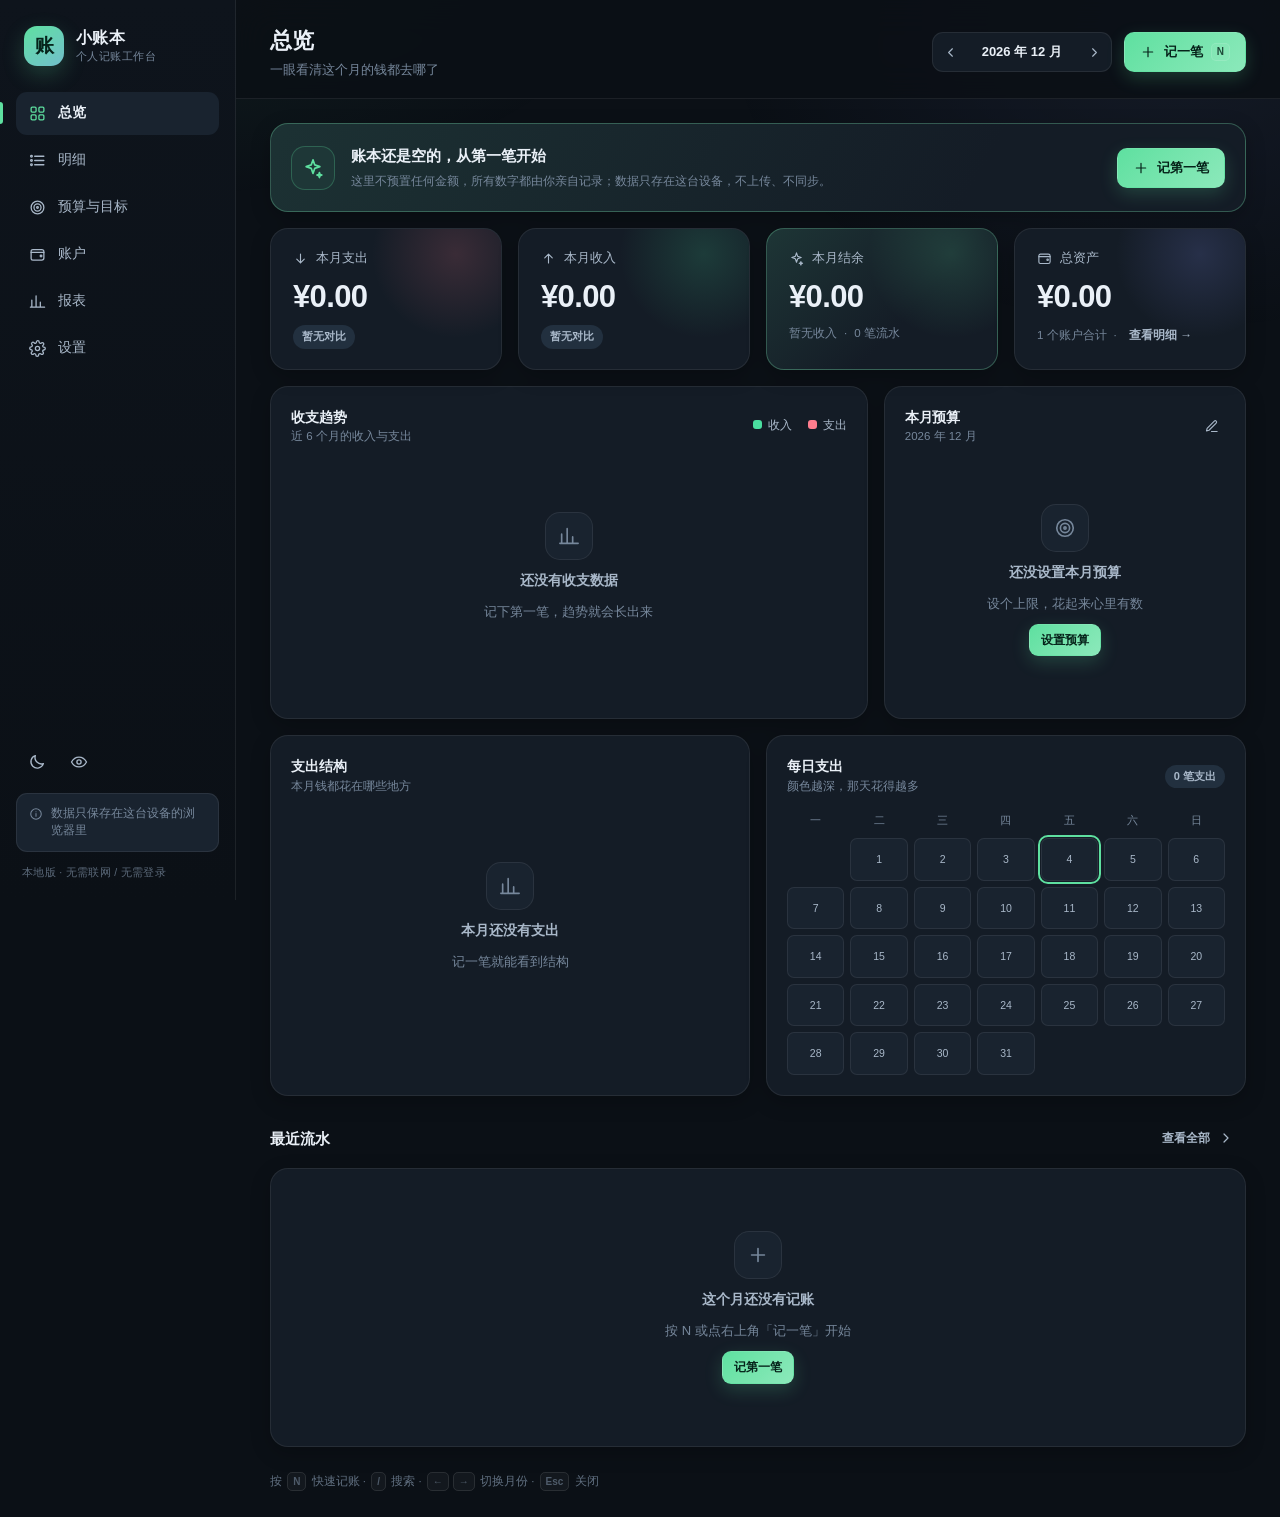
<file: reference/小账本-手机版.html>
<!DOCTYPE html>
<html lang="zh-CN" data-theme="dark">
<head>
<meta charset="UTF-8">
<meta name="viewport" content="width=device-width, initial-scale=1, viewport-fit=cover">
<meta name="color-scheme" content="dark light">
<title>小账本 · 记账工作台</title>
<style>
/* ============ 小账本 · 设计系统 ============ */
:root {
  --bg: #0b1016;
  --bg-soft: #0e141c;
  --surface: #141c26;
  --surface-2: #19232f;
  --surface-3: #22303f;
  --line: rgba(255,255,255,.075);
  --line-strong: rgba(255,255,255,.15);
  --text: #eaf0f7;
  --text-2: #a9b8c9;
  --muted: #76879b;
  --accent: #5ee0a0;
  --accent-ink: #06231a;
  --accent-2: #8a96ff;
  --income: #4ade9f;
  --expense: #ff7d8e;
  --transfer: #8fa6ff;
  --warn: #ffb65c;
  --shadow: 0 18px 48px rgba(0,0,0,.42);
  --shadow-sm: 0 6px 20px rgba(0,0,0,.22);
  --radius: 18px;
  --radius-sm: 12px;
  --sidebar-w: 236px;
  --font: "Inter", -apple-system, BlinkMacSystemFont, "Segoe UI", "PingFang SC", "Hiragino Sans GB", "Microsoft YaHei", sans-serif;
}
html[data-theme="light"] {
  --bg: #f4f6fb;
  --bg-soft: #edf1f8;
  --surface: #ffffff;
  --surface-2: #f6f8fc;
  --surface-3: #e9eef6;
  --line: rgba(24,40,66,.09);
  --line-strong: rgba(24,40,66,.17);
  --text: #1b2637;
  --text-2: #4b5c73;
  --muted: #8493a7;
  --accent: #10a76e;
  --accent-ink: #ffffff;
  --accent-2: #5a68e6;
  --income: #0a9e69;
  --expense: #e2546a;
  --transfer: #5a68e6;
  --warn: #c9800f;
  --shadow: 0 18px 44px rgba(28,45,75,.11);
  --shadow-sm: 0 6px 18px rgba(28,45,75,.08);
}
* { box-sizing: border-box; }
html, body { height: 100%; }
body {
  margin: 0; background: var(--bg); color: var(--text); font-family: var(--font);
  font-size: 14px; line-height: 1.55; -webkit-font-smoothing: antialiased;
  transition: background .25s ease, color .25s ease;
}
body::before {
  content: ""; position: fixed; inset: 0; pointer-events: none; z-index: 0;
  background:
    radial-gradient(760px 420px at 13% -8%, rgba(94,224,160,.075), transparent 65%),
    radial-gradient(700px 460px at 92% 4%, rgba(138,150,255,.075), transparent 65%);
}
html[data-theme="light"] body::before {
  background:
    radial-gradient(760px 420px at 13% -8%, rgba(16,167,110,.07), transparent 65%),
    radial-gradient(700px 460px at 92% 4%, rgba(90,104,230,.065), transparent 65%);
}
button, input, select, textarea { font: inherit; color: inherit; }
button { cursor: pointer; border: 0; background: none; }
a { color: var(--accent); text-decoration: none; }
::selection { background: rgba(94,224,160,.28); }
.icon-sprite { position: absolute; width: 0; height: 0; overflow: hidden; }
.ic { width: 18px; height: 18px; fill: none; stroke: currentColor; stroke-width: 1.8; stroke-linecap: round; stroke-linejoin: round; flex: none; }
.num { font-variant-numeric: tabular-nums; font-feature-settings: "tnum"; letter-spacing: -.02em; }
.hide-amount { filter: blur(7px); user-select: none; transition: filter .18s; }

/* ============ 布局 ============ */
.app { position: relative; z-index: 1; display: flex; min-height: 100vh; }
.sidebar {
  width: var(--sidebar-w); flex: none; position: sticky; top: 0; height: 100vh;
  display: flex; flex-direction: column; padding: 26px 16px 20px;
  background: linear-gradient(180deg, var(--bg-soft), var(--bg));
  border-right: 1px solid var(--line);
}
.brand { display: flex; align-items: center; gap: 12px; padding: 0 8px 26px; }
.brand-mark {
  width: 40px; height: 40px; border-radius: 13px; display: grid; place-items: center;
  font-size: 19px; font-weight: 800; color: var(--accent-ink);
  background: linear-gradient(145deg, var(--accent), color-mix(in srgb, var(--accent) 55%, var(--accent-2)));
  box-shadow: 0 8px 22px rgba(94,224,160,.22);
}
.brand-text { display: flex; flex-direction: column; line-height: 1.3; }
.brand-text strong { font-size: 16px; letter-spacing: .02em; }
.brand-text span { font-size: 11px; color: var(--muted); letter-spacing: .04em; }
.nav { display: flex; flex-direction: column; gap: 4px; }
.nav-item {
  display: flex; align-items: center; gap: 12px; padding: 11px 13px; border-radius: 11px;
  color: var(--text-2); font-size: 13.5px; font-weight: 500; text-align: left;
  transition: background .18s, color .18s, transform .18s; position: relative;
}
.nav-item:hover { background: var(--surface-2); color: var(--text); }
.nav-item.active { background: var(--surface-2); color: var(--text); font-weight: 600; }
.nav-item.active::before {
  content: ""; position: absolute; left: -16px; top: 50%; transform: translateY(-50%);
  width: 3px; height: 22px; border-radius: 0 3px 3px 0; background: var(--accent);
}
.nav-item.active .ic { color: var(--accent); }
.nav-item .ic { width: 17px; height: 17px; }
.sidebar-foot { margin-top: auto; }
.side-tools { display: flex; gap: 8px; padding: 0 4px 14px; }
.side-note {
  display: flex; gap: 8px; align-items: flex-start; padding: 11px 12px; border-radius: 11px;
  background: var(--surface-2); border: 1px solid var(--line); color: var(--muted); font-size: 11.5px; line-height: 1.5;
}
.side-note .ic { width: 14px; height: 14px; margin-top: 2px; }
.side-version { padding: 12px 6px 0; font-size: 10.5px; color: var(--muted); opacity: .75; letter-spacing: .03em; }
.main { flex: 1; min-width: 0; display: flex; flex-direction: column; }
.topbar {
  position: sticky; top: 0; z-index: 20; display: flex; align-items: center; justify-content: space-between;
  gap: 18px; padding: 24px 34px 18px; background: color-mix(in srgb, var(--bg) 86%, transparent);
  backdrop-filter: blur(18px); border-bottom: 1px solid var(--line);
}
.topbar-title h1 { margin: 0; font-size: 22px; font-weight: 700; letter-spacing: -.02em; }
.topbar-title p { margin: 3px 0 0; font-size: 12.5px; color: var(--muted); }
.topbar-actions { display: flex; align-items: center; gap: 12px; }
.month-picker {
  display: flex; align-items: center; gap: 2px; padding: 3px; border: 1px solid var(--line);
  background: var(--surface); border-radius: 11px;
}
.month-label { padding: 6px 10px; font-size: 13px; font-weight: 600; white-space: nowrap; min-width: 112px; }
.month-label:hover { color: var(--accent); }
.content { padding: 24px 34px 8px; flex: 1; animation: fadeUp .35s ease both; }
@keyframes fadeUp { from { opacity: 0; transform: translateY(9px); } to { opacity: 1; transform: none; } }
.foot-hint { padding: 18px 34px 26px; color: var(--muted); font-size: 11.5px; opacity: .8; }
.foot-hint kbd { margin: 0 2px; }
.fab { display: none; }

/* ============ 通用组件 ============ */
.btn {
  display: inline-flex; align-items: center; justify-content: center; gap: 8px;
  padding: 9px 15px; border-radius: 10px; font-size: 13px; font-weight: 600;
  border: 1px solid var(--line-strong); color: var(--text-2); background: var(--surface-2);
  transition: transform .15s, background .18s, color .18s, border-color .18s, box-shadow .18s;
  white-space: nowrap;
}
.btn:hover { transform: translateY(-1px); color: var(--text); border-color: var(--line-strong); }
.btn:active { transform: translateY(0); }
.btn .ic { width: 16px; height: 16px; }
.btn-primary {
  background: linear-gradient(135deg, var(--accent), color-mix(in srgb, var(--accent) 72%, #fff));
  color: var(--accent-ink); border-color: transparent; box-shadow: 0 6px 18px rgba(94,224,160,.2);
}
.btn-primary:hover { color: var(--accent-ink); box-shadow: 0 9px 24px rgba(94,224,160,.28); }
.btn-ghost { background: transparent; border-color: transparent; }
.btn-ghost:hover { background: var(--surface-2); }
.btn-danger { color: var(--expense); border-color: color-mix(in srgb, var(--expense) 32%, transparent); background: color-mix(in srgb, var(--expense) 9%, transparent); }
.btn-danger:hover { color: var(--expense); background: color-mix(in srgb, var(--expense) 16%, transparent); }
.btn-sm { padding: 6px 11px; font-size: 12px; border-radius: 9px; }
.icon-btn {
  width: 34px; height: 34px; border-radius: 9px; display: grid; place-items: center;
  color: var(--text-2); border: 1px solid transparent; transition: background .18s, color .18s;
}
.icon-btn:hover { background: var(--surface-2); color: var(--text); }
.icon-btn.sm { width: 28px; height: 28px; }
.icon-btn.sm .ic { width: 15px; height: 15px; }
.icon-btn.danger:hover { color: var(--expense); background: color-mix(in srgb, var(--expense) 12%, transparent); }
kbd {
  font: 600 10px/1 var(--font); padding: 3px 5px; border-radius: 5px;
  border: 1px solid var(--line-strong); background: rgba(255,255,255,.06); color: inherit; opacity: .8;
}
.card {
  background: var(--surface); border: 1px solid var(--line); border-radius: var(--radius);
  padding: 20px; box-shadow: var(--shadow-sm); min-width: 0;
}
.welcome-card {
  display: flex; align-items: center; gap: 16px; margin-bottom: 16px;
  background: linear-gradient(120deg, color-mix(in srgb, var(--accent) 11%, var(--surface)), var(--surface) 72%);
  border-color: color-mix(in srgb, var(--accent) 25%, var(--line));
}
.wc-ico {
  width: 44px; height: 44px; flex: none; border-radius: 14px; display: grid; place-items: center; color: var(--accent);
  background: color-mix(in srgb, var(--accent) 14%, var(--surface));
  border: 1px solid color-mix(in srgb, var(--accent) 26%, transparent);
}
.wc-ico .ic { width: 22px; height: 22px; }
.wc-title { font-size: 15px; font-weight: 680; }
.wc-desc { font-size: 12px; color: var(--muted); margin-top: 4px; line-height: 1.6; }
.demo-banner {
  display: flex; align-items: center; gap: 10px; margin-bottom: 16px; padding: 11px 16px; border-radius: 12px;
  font-size: 12px; color: var(--text-2);
  background: color-mix(in srgb, var(--warn) 12%, var(--surface));
  border: 1px solid color-mix(in srgb, var(--warn) 32%, var(--line));
}
.demo-banner .ic { color: var(--warn); }
.demo-banner strong { color: var(--text); }
.demo-banner button { margin-left: auto; }
.card-head { display: flex; align-items: center; justify-content: space-between; gap: 12px; margin-bottom: 16px; }
.card-head h3 { margin: 0; font-size: 14px; font-weight: 650; letter-spacing: -.01em; }
.card-head .sub { font-size: 11.5px; color: var(--muted); }
.card-head-actions { display: flex; align-items: center; gap: 6px; }
.grid { display: grid; gap: 16px; }
.g-4 { grid-template-columns: repeat(4, minmax(0,1fr)); }
.g-3 { grid-template-columns: repeat(3, minmax(0,1fr)); }
.g-2 { grid-template-columns: repeat(2, minmax(0,1fr)); }
.g-2-1 { grid-template-columns: minmax(0,1.65fr) minmax(0,1fr); }
.g-1-2 { grid-template-columns: minmax(0,1fr) minmax(0,1.65fr); }
.stack { display: grid; gap: 16px; }
.section-title { display: flex; align-items: center; justify-content: space-between; margin: 26px 0 14px; }
.section-title h2 { margin: 0; font-size: 15px; font-weight: 650; }
.section-title .hint { font-size: 11.5px; color: var(--muted); }
.divider { height: 1px; background: var(--line); margin: 16px 0; }
.muted { color: var(--muted); }
.tiny { font-size: 11.5px; }
.pos { color: var(--income); }
.neg { color: var(--expense); }
.badge {
  display: inline-flex; align-items: center; gap: 5px; padding: 3px 9px; border-radius: 999px;
  font-size: 11px; font-weight: 600; background: var(--surface-3); color: var(--text-2); white-space: nowrap;
}
.badge.good { background: color-mix(in srgb, var(--income) 14%, transparent); color: var(--income); }
.badge.bad { background: color-mix(in srgb, var(--expense) 14%, transparent); color: var(--expense); }
.badge.warn { background: color-mix(in srgb, var(--warn) 16%, transparent); color: var(--warn); }
.empty {
  display: grid; place-items: center; gap: 10px; padding: 42px 20px; text-align: center;
  color: var(--muted); font-size: 13px;
}
.empty .empty-icon {
  width: 48px; height: 48px; border-radius: 15px; display: grid; place-items: center;
  background: var(--surface-2); color: var(--muted); border: 1px solid var(--line);
}
.empty .empty-icon .ic { width: 22px; height: 22px; }
.empty strong { color: var(--text-2); font-size: 14px; font-weight: 600; }
.card > .empty { display: flex; flex-direction: column; align-items: center; justify-content: center; min-height: 210px; }

/* ============ 概览数字卡 ============ */
.stat-card { position: relative; overflow: hidden; padding: 20px 22px; }
.stat-card::after {
  content: ""; position: absolute; right: -40px; top: -60px; width: 170px; height: 170px; border-radius: 50%;
  background: radial-gradient(circle, var(--glow, rgba(94,224,160,.16)), transparent 70%); pointer-events: none;
}
.stat-card .stat-label { display: flex; align-items: center; gap: 8px; color: var(--text-2); font-size: 12.5px; }
.stat-card .stat-label .ic { width: 15px; height: 15px; }
.stat-card .stat-value { margin-top: 10px; font-size: clamp(24px, 2.5vw, 31px); font-weight: 720; letter-spacing: -.035em; line-height: 1.2; }
.stat-card .stat-foot { margin-top: 10px; font-size: 11.5px; color: var(--muted); display: flex; align-items: center; gap: 7px; flex-wrap: wrap; }
.stat-card.hero { background: linear-gradient(135deg, color-mix(in srgb, var(--accent) 13%, var(--surface)), var(--surface) 62%); border-color: color-mix(in srgb, var(--accent) 24%, var(--line)); }
.trend-pill { display: inline-flex; align-items: center; gap: 3px; font-weight: 650; }
.trend-pill .ic { width: 12px; height: 12px; stroke-width: 2.4; }

/* ============ 图表 ============ */
.chart-svg { display: block; width: 100%; overflow: visible; }
.chart-svg text { font-family: var(--font); font-size: 11px; fill: var(--muted); }
.chart-svg .grid-line { stroke: var(--line); stroke-width: 1; }
.chart-svg .axis-label { font-size: 10.5px; }
.chart-legend { display: flex; align-items: center; gap: 16px; flex-wrap: wrap; font-size: 11.5px; color: var(--text-2); }
.chart-legend i { display: inline-block; width: 9px; height: 9px; border-radius: 3px; margin-right: 6px; }
.donut-wrap { display: flex; align-items: center; gap: 22px; }
.donut-center { position: absolute; inset: 0; display: grid; place-content: center; text-align: center; pointer-events: none; }
.donut-center .dc-label { font-size: 11px; color: var(--muted); }
.donut-center .dc-value { font-size: 19px; font-weight: 700; letter-spacing: -.03em; }
.donut-box { position: relative; width: 168px; height: 168px; flex: none; }
.cat-legend { flex: 1; min-width: 0; display: grid; gap: 9px; }
.cat-legend-row { display: grid; grid-template-columns: 10px 1fr auto; gap: 9px; align-items: center; font-size: 12px; }
.cat-legend-row i { width: 10px; height: 10px; border-radius: 3px; }
.cat-legend-row .cl-name { overflow: hidden; text-overflow: ellipsis; white-space: nowrap; color: var(--text-2); }
.cat-legend-row .cl-val { font-weight: 600; }
.cat-legend-row .cl-pct { color: var(--muted); font-size: 10.5px; margin-left: 5px; font-weight: 400; }
.bar-row { display: grid; grid-template-columns: 92px 1fr auto; gap: 12px; align-items: center; margin-bottom: 12px; font-size: 12px; }
.bar-row:last-child { margin-bottom: 0; }
.bar-row .br-name { color: var(--text-2); overflow: hidden; text-overflow: ellipsis; white-space: nowrap; }
.bar-track { height: 8px; border-radius: 99px; background: var(--surface-3); overflow: hidden; }
.bar-fill { height: 100%; border-radius: 99px; transition: width .5s cubic-bezier(.2,.8,.2,1); }
.bar-row .br-val { min-width: 78px; text-align: right; font-weight: 600; }
.heat-cal { display: grid; grid-template-columns: repeat(7, 1fr); gap: 6px; }
.heat-cell {
  aspect-ratio: 1.35; max-height: 44px; border-radius: 7px; background: var(--surface-2); border: 1px solid var(--line);
  display: grid; place-items: center; font-size: 10.5px; color: var(--text-2); position: relative;
}
.heat-cell.blank { background: transparent; border-color: transparent; }
.heat-cell.today { outline: 2px solid var(--accent); outline-offset: 1px; }
.heat-week { text-align: center; font-size: 10.5px; color: var(--muted); padding-bottom: 4px; }

/* ============ 交易列表 ============ */
.toolbar { display: flex; gap: 10px; align-items: center; flex-wrap: wrap; margin-bottom: 16px; }
.search-box {
  display: flex; align-items: center; gap: 9px; padding: 0 12px; height: 38px; min-width: 210px; flex: 1;
  background: var(--surface); border: 1px solid var(--line); border-radius: 10px; color: var(--muted);
}
.search-box:focus-within { border-color: color-mix(in srgb, var(--accent) 55%, var(--line)); }
.search-box input { flex: 1; min-width: 0; border: 0; outline: 0; background: transparent; font-size: 13px; color: var(--text); }
.search-box .ic { width: 16px; height: 16px; }
select, .field input, .field textarea, .input {
  width: 100%; padding: 9px 11px; border-radius: 10px; border: 1px solid var(--line);
  background: var(--surface-2); outline: none; transition: border-color .18s, box-shadow .18s;
}
select { height: 38px; padding: 0 11px; appearance: none; padding-right: 28px;
  background-image: linear-gradient(45deg,transparent 50%,var(--muted) 50%),linear-gradient(135deg,var(--muted) 50%,transparent 50%);
  background-position: calc(100% - 15px) 16px, calc(100% - 10px) 16px; background-size: 5px 5px,5px 5px; background-repeat: no-repeat;
}
select:focus, .field input:focus, .field textarea:focus, .input:focus {
  border-color: color-mix(in srgb, var(--accent) 60%, var(--line)); box-shadow: 0 0 0 3px color-mix(in srgb, var(--accent) 12%, transparent);
}
select option { background: var(--surface); color: var(--text); }
.chip {
  padding: 6px 12px; border-radius: 9px; font-size: 12px; color: var(--text-2);
  background: var(--surface); border: 1px solid var(--line); white-space: nowrap;
}
.chip:hover { color: var(--text); border-color: var(--line-strong); }
.chip.active { background: color-mix(in srgb, var(--accent) 14%, transparent); border-color: color-mix(in srgb, var(--accent) 40%, transparent); color: var(--accent); font-weight: 600; }
.chips { display: flex; gap: 7px; flex-wrap: wrap; }
.day-group { margin-bottom: 18px; }
.day-head {
  display: flex; align-items: center; justify-content: space-between; padding: 0 4px 8px;
  font-size: 11.5px; color: var(--muted); border-bottom: 1px solid var(--line); margin-bottom: 4px;
}
.txn-row {
  display: grid; grid-template-columns: 38px minmax(0,1fr) auto 30px; gap: 12px; align-items: center;
  padding: 11px 6px; border-radius: 11px; transition: background .16s;
}
.txn-row:hover { background: var(--surface-2); }
.txn-ico { width: 38px; height: 38px; border-radius: 12px; display: grid; place-items: center; font-size: 18px; background: var(--surface-2); border: 1px solid var(--line); }
.txn-main { min-width: 0; }
.txn-title { font-size: 13px; font-weight: 600; overflow: hidden; text-overflow: ellipsis; white-space: nowrap; }
.txn-sub { font-size: 11px; color: var(--muted); margin-top: 2px; display: flex; gap: 7px; flex-wrap: wrap; }
.txn-sub .dot { opacity: .5; }
.txn-amount { text-align: right; font-size: 14px; font-weight: 680; letter-spacing: -.02em; white-space: nowrap; }
.txn-amount small { display: block; font-size: 10.5px; font-weight: 400; color: var(--muted); margin-top: 1px; }
.txn-row .row-actions { opacity: 0; display: flex; gap: 2px; transition: opacity .16s; }
.txn-row:hover .row-actions, .txn-row:focus-within .row-actions { opacity: 1; }
.row-actions .icon-btn { width: 28px; height: 28px; }
.row-actions .ic { width: 14px; height: 14px; }
.tag-pill { padding: 1px 6px; border-radius: 5px; background: var(--surface-3); font-size: 10px; color: var(--text-2); }

/* ============ 表单 / 模态 ============ */
.modal-backdrop {
  position: fixed; inset: 0; z-index: 100; display: grid; place-items: center; padding: 20px;
  background: rgba(5,9,14,.66); backdrop-filter: blur(6px); animation: fadeIn .18s ease both;
}
@keyframes fadeIn { from { opacity: 0; } to { opacity: 1; } }
.modal {
  width: min(520px, 100%); max-height: min(88vh, 860px); overflow-y: auto;
  background: var(--surface); border: 1px solid var(--line-strong); border-radius: 20px;
  box-shadow: var(--shadow); animation: modalIn .22s cubic-bezier(.2,.8,.2,1) both;
}
@keyframes modalIn { from { opacity: 0; transform: translateY(14px) scale(.98); } to { opacity: 1; transform: none; } }
.modal.wide { width: min(720px, 100%); }
.modal-head { display: flex; align-items: center; justify-content: space-between; padding: 20px 22px 14px; }
.modal-head h3 { margin: 0; font-size: 16px; font-weight: 680; }
.modal-head .sub { font-size: 11.5px; color: var(--muted); margin-top: 2px; }
.modal-body { padding: 4px 22px 20px; }
.modal-foot { display: flex; justify-content: flex-end; gap: 9px; padding: 14px 22px 20px; border-top: 1px solid var(--line); }
.modal-foot .left { margin-right: auto; }
.field { display: grid; gap: 6px; margin-bottom: 14px; }
.field > label { font-size: 11.5px; color: var(--text-2); font-weight: 600; }
.field .hint { font-size: 10.5px; color: var(--muted); }
.field-row { display: grid; grid-template-columns: 1fr 1fr; gap: 12px; }
.seg { display: flex; gap: 4px; padding: 4px; background: var(--surface-2); border-radius: 11px; border: 1px solid var(--line); }
.seg button { flex: 1; padding: 8px 6px; border-radius: 8px; font-size: 12.5px; font-weight: 600; color: var(--text-2); transition: background .18s, color .18s; }
.seg button.active { background: var(--surface-3); color: var(--text); box-shadow: var(--shadow-sm); }
.seg button[data-type="expense"].active { color: var(--expense); }
.seg button[data-type="income"].active { color: var(--income); }
.seg button[data-type="transfer"].active { color: var(--transfer); }
.amount-input {
  width: 100%; padding: 10px 14px 10px 34px; font-size: 27px; font-weight: 700; letter-spacing: -.03em;
  border: 1px solid var(--line); border-radius: 12px; background: var(--surface-2); outline: none;
  font-variant-numeric: tabular-nums;
}
.amount-wrap { position: relative; }
.amount-wrap .cur { position: absolute; left: 14px; top: 50%; transform: translateY(-50%); font-size: 19px; color: var(--muted); font-weight: 600; }
.amount-input:focus { border-color: color-mix(in srgb, var(--accent) 60%, var(--line)); box-shadow: 0 0 0 3px color-mix(in srgb, var(--accent) 12%, transparent); }
.cat-picker { display: grid; grid-template-columns: repeat(6, 1fr); gap: 7px; max-height: 186px; overflow-y: auto; padding: 2px; }
.cat-opt {
  display: grid; place-items: center; gap: 3px; padding: 9px 3px; border-radius: 10px;
  border: 1px solid var(--line); background: var(--surface-2); font-size: 10.5px; color: var(--text-2);
  transition: transform .15s, border-color .15s, background .15s;
}
.cat-opt:hover { transform: translateY(-2px); border-color: var(--line-strong); }
.cat-opt.active { border-color: var(--accent); background: color-mix(in srgb, var(--accent) 12%, var(--surface-2)); color: var(--text); font-weight: 600; }
.cat-opt .emoji { font-size: 19px; line-height: 1.2; }
.checkbox-line { display: flex; align-items: center; gap: 9px; font-size: 12.5px; color: var(--text-2); cursor: pointer; }
.checkbox-line input { width: 16px; height: 16px; accent-color: var(--accent); }
.suggest-tags { display: flex; gap: 6px; flex-wrap: wrap; margin-top: 7px; }
.suggest-tags button { font-size: 10.5px; padding: 3px 8px; border-radius: 6px; background: var(--surface-2); color: var(--muted); border: 1px solid var(--line); }
.suggest-tags button:hover { color: var(--accent); }
.icon-grid { display: grid; grid-template-columns: repeat(9, 1fr); gap: 6px; }
.icon-grid button { aspect-ratio: 1; border-radius: 9px; font-size: 17px; background: var(--surface-2); border: 1px solid var(--line); }
.icon-grid button.active { border-color: var(--accent); background: color-mix(in srgb, var(--accent) 12%, var(--surface-2)); }
.color-grid { display: flex; gap: 8px; flex-wrap: wrap; }
.color-grid button { width: 26px; height: 26px; border-radius: 8px; border: 2px solid transparent; }
.color-grid button.active { outline: 2px solid var(--text); outline-offset: 2px; }

/* ============ 预算 / 账户 / 目标 ============ */
.progress-line { display: flex; align-items: center; justify-content: space-between; font-size: 12px; margin-bottom: 8px; }
.progress-line .pl-name { display: flex; align-items: center; gap: 8px; font-weight: 600; }
.progress-line .pl-amt { color: var(--muted); font-size: 11.5px; }
.progress-track { height: 9px; border-radius: 99px; background: var(--surface-3); overflow: hidden; }
.progress-fill { height: 100%; border-radius: 99px; transition: width .55s cubic-bezier(.2,.8,.2,1); }
.progress-fill.over { background: var(--expense) !important; }
.budget-item { padding: 13px 0; border-bottom: 1px solid var(--line); }
.budget-item:last-child { border-bottom: 0; padding-bottom: 0; }
.budget-item:first-child { padding-top: 0; }
.account-card { display: flex; flex-direction: column; gap: 12px; position: relative; overflow: hidden; }
.account-card::before { content: ""; position: absolute; left: 0; top: 0; bottom: 0; width: 3px; background: var(--acc, var(--accent)); }
.acc-top { display: flex; align-items: center; gap: 11px; }
.acc-ico { width: 40px; height: 40px; border-radius: 12px; display: grid; place-items: center; font-size: 19px; background: var(--surface-2); border: 1px solid var(--line); }
.acc-name { font-size: 13.5px; font-weight: 650; }
.acc-type { font-size: 11px; color: var(--muted); }
.acc-balance { font-size: 24px; font-weight: 720; letter-spacing: -.03em; }
.acc-foot { display: flex; align-items: center; justify-content: space-between; font-size: 11px; color: var(--muted); border-top: 1px solid var(--line); padding-top: 11px; }
.goal-card { display: grid; gap: 11px; }
.goal-top { display: flex; justify-content: space-between; align-items: flex-start; gap: 10px; }
.goal-emoji { font-size: 22px; }
.goal-name { font-weight: 650; font-size: 13.5px; }
.goal-meta { font-size: 11px; color: var(--muted); }
.goal-nums { display: flex; align-items: baseline; justify-content: space-between; font-size: 12px; }
.goal-nums strong { font-size: 17px; letter-spacing: -.02em; }
.setting-row { display: flex; align-items: center; justify-content: space-between; gap: 16px; padding: 14px 0; border-bottom: 1px solid var(--line); }
.setting-row:last-child { border-bottom: 0; }
.setting-row .sr-title { font-size: 13px; font-weight: 600; }
.setting-row .sr-desc { font-size: 11.5px; color: var(--muted); margin-top: 2px; }
.setting-row .sr-ctrl { display: flex; align-items: center; gap: 8px; flex: none; }
.switch { width: 40px; height: 23px; border-radius: 99px; background: var(--surface-3); border: 1px solid var(--line); padding: 2px; transition: background .2s; }
.switch::after { content: ""; display: block; width: 17px; height: 17px; border-radius: 50%; background: var(--muted); transition: transform .2s, background .2s; }
.switch.on { background: color-mix(in srgb, var(--accent) 28%, var(--surface-3)); }
.switch.on::after { transform: translateX(17px); background: var(--accent); }
.manage-row { display: flex; align-items: center; gap: 11px; padding: 10px 0; border-bottom: 1px solid var(--line); }
.manage-row:last-child { border-bottom: 0; }
.manage-row .mr-ico { width: 34px; height: 34px; border-radius: 10px; display: grid; place-items: center; font-size: 17px; background: var(--surface-2); border: 1px solid var(--line); }
.manage-row .mr-name { flex: 1; font-size: 13px; font-weight: 600; min-width: 0; overflow: hidden; text-overflow: ellipsis; white-space: nowrap; }
.tabs { display: flex; gap: 4px; padding: 4px; background: var(--surface-2); border: 1px solid var(--line); border-radius: 11px; }
.tabs button { padding: 7px 14px; border-radius: 8px; font-size: 12.5px; font-weight: 600; color: var(--text-2); }
.tabs button.active { background: var(--surface-3); color: var(--text); box-shadow: var(--shadow-sm); }
.kpi-grid { display: grid; grid-template-columns: repeat(auto-fit, minmax(150px,1fr)); gap: 12px; }
.kpi { padding: 15px; border-radius: 13px; background: var(--surface-2); border: 1px solid var(--line); }
.kpi .k-label { font-size: 11.5px; color: var(--muted); }
.kpi .k-value { font-size: 20px; font-weight: 700; letter-spacing: -.03em; margin-top: 5px; }
.kpi .k-foot { font-size: 10.5px; color: var(--muted); margin-top: 3px; }

/* ============ Toast ============ */
.toast-root { position: fixed; right: 22px; bottom: 22px; z-index: 200; display: grid; gap: 9px; justify-items: end; pointer-events: none; }
.toast {
  display: flex; align-items: center; gap: 9px; padding: 11px 15px; border-radius: 12px;
  background: var(--surface-3); border: 1px solid var(--line-strong); box-shadow: var(--shadow);
  font-size: 12.5px; font-weight: 550; animation: toastIn .25s cubic-bezier(.2,.8,.2,1) both;
  pointer-events: auto;
}
.toast button { color: var(--accent); font-size: 12px; font-weight: 700; padding: 2px 4px; }
.toast .ic { width: 16px; height: 16px; color: var(--accent); }
.toast.err .ic { color: var(--expense); }
@keyframes toastIn { from { opacity: 0; transform: translateY(12px) scale(.96); } to { opacity: 1; transform: none; } }
.toast.out { animation: toastOut .22s ease both; }
@keyframes toastOut { to { opacity: 0; transform: translateY(8px) scale(.97); } }

/* ============ 滚动条 ============ */
::-webkit-scrollbar { width: 9px; height: 9px; }
::-webkit-scrollbar-track { background: transparent; }
::-webkit-scrollbar-thumb { background: var(--surface-3); border-radius: 99px; border: 2px solid var(--bg); }
::-webkit-scrollbar-thumb:hover { background: var(--muted); }

/* ============ 响应式 ============ */
@media (max-width: 1180px) {
  .g-2-1, .g-1-2 { grid-template-columns: 1fr; }
  .g-3, .g-4 { grid-template-columns: repeat(2, minmax(0,1fr)); }
}
@media (max-width: 900px) {
  :root { --sidebar-w: 68px; }
  .sidebar { padding: 22px 10px 16px; align-items: center; }
  .brand { padding: 0 0 24px; }
  .brand-text, .nav-item span, .side-note, .side-version { display: none; }
  .nav-item { justify-content: center; padding: 12px; width: 46px; }
  .nav-item.active::before { left: -10px; }
  .nav-item .ic { width: 19px; height: 19px; }
  .side-tools { flex-direction: column; padding: 0 0 8px; }
  .topbar { padding: 18px 20px 14px; }
  .content { padding: 18px 20px 6px; }
  .foot-hint { padding: 16px 20px 22px; }
}
@media (max-width: 680px) {
  .app { display: block; }
  .sidebar {
    position: fixed; bottom: 0; top: auto; left: 0; right: 0; width: 100%; height: auto; z-index: 50;
    flex-direction: row; padding: 7px 8px calc(7px + env(safe-area-inset-bottom));
    border-right: 0; border-top: 1px solid var(--line-strong); background: color-mix(in srgb, var(--surface) 92%, transparent);
    backdrop-filter: blur(16px);
  }
  .brand, .sidebar-foot { display: none; }
  .nav { flex-direction: row; width: 100%; justify-content: space-around; gap: 2px; }
  .nav-item { flex: 1; width: auto; flex-direction: column; gap: 3px; padding: 6px 2px; border-radius: 10px; }
  .nav-item span { display: block; font-size: 9.5px; font-weight: 500; }
  .nav-item.active::before { display: none; }
  .nav-item .ic { width: 19px; height: 19px; }
  .main { padding-bottom: 72px; }
  .topbar { flex-wrap: wrap; gap: 12px; padding: 15px 16px 12px; }
  .topbar-title h1 { font-size: 19px; }
  .topbar-title p { display: none; }
  .topbar-actions { width: 100%; justify-content: space-between; }
  #addBtn kbd { display: none; }
  .content { padding: 16px 14px 4px; }
  .g-3, .g-2, .g-4 { grid-template-columns: 1fr; }
  .grid { gap: 12px; }
  .card { padding: 16px; border-radius: 15px; }
  .welcome-card, .demo-banner { flex-wrap: wrap; }
  .demo-banner button { margin-left: 0; }
  .stat-card { padding: 16px 18px; }
  .donut-wrap { flex-direction: column; align-items: stretch; }
  .donut-box { margin: 0 auto; }
  .txn-row { grid-template-columns: 34px minmax(0,1fr) auto; }
  .txn-row .row-actions { display: none; }
  .txn-ico { width: 34px; height: 34px; }
  .foot-hint { display: none; }
  .fab {
    display: grid; place-items: center; position: fixed; right: 18px; bottom: 84px; z-index: 45;
    width: 52px; height: 52px; border-radius: 17px; color: var(--accent-ink);
    background: linear-gradient(135deg, var(--accent), color-mix(in srgb, var(--accent) 70%, #fff));
    box-shadow: 0 10px 26px rgba(94,224,160,.32);
  }
  .fab .ic { width: 24px; height: 24px; stroke-width: 2.2; }
  .modal { border-radius: 18px; }
  .modal-head, .modal-body, .modal-foot { padding-left: 16px; padding-right: 16px; }
  .cat-picker { grid-template-columns: repeat(5, 1fr); }
  .field-row { grid-template-columns: 1fr; gap: 0; }
  .toast-root { right: 12px; left: 12px; bottom: 82px; justify-items: center; }
}

/* ---------- 微信 / 支付宝账单导入 ---------- */
.bill-hero {
  border-color: color-mix(in srgb, var(--accent) 32%, var(--line));
  background: linear-gradient(120deg, color-mix(in srgb, var(--accent) 9%, var(--surface)), var(--surface) 55%);
}
.bill-hero-head { display: flex; align-items: center; gap: 13px; margin-bottom: 16px; flex-wrap: wrap; }
.bill-hero-ico {
  width: 40px; height: 40px; flex: none; border-radius: 13px; display: grid; place-items: center;
  color: var(--accent); background: color-mix(in srgb, var(--accent) 15%, transparent);
  border: 1px solid color-mix(in srgb, var(--accent) 30%, transparent);
}
.bill-hero-ico .ic { width: 20px; height: 20px; }
.bill-steps { display: grid; grid-template-columns: 1fr 1fr; gap: 10px; margin-bottom: 12px; }
.bill-steps > div {
  padding: 11px 13px; border-radius: 11px; background: var(--surface-2); border: 1px solid var(--line);
  display: grid; gap: 5px; line-height: 1.65;
}
.bill-steps b { font-size: 12px; color: var(--text); font-weight: 650; }
.bill-steps span { font-size: 11.5px; color: var(--text-2); }

.bill-src {
  display: flex; align-items: center; gap: 10px; padding: 11px 13px; border-radius: 11px;
  background: color-mix(in srgb, var(--accent) 10%, var(--surface-2));
  border: 1px solid color-mix(in srgb, var(--accent) 26%, var(--line)); margin-bottom: 14px;
}
.bill-src .ic { color: var(--accent); width: 18px; height: 18px; flex: none; }
.bill-src strong { font-size: 12.5px; font-weight: 650; }
.bill-error {
  padding: 12px 14px; border-radius: 11px; line-height: 1.7; font-size: 12.5px;
  color: var(--expense); background: color-mix(in srgb, var(--expense) 10%, var(--surface-2));
  border: 1px solid color-mix(in srgb, var(--expense) 28%, var(--line));
}
.bill-error strong { display: block; margin-bottom: 3px; }
.bill-error .muted { color: var(--text-2) !important; }
.bill-none {
  padding: 26px 16px; text-align: center; border-radius: 12px; background: var(--surface-2);
  color: var(--text-2); font-size: 13px; line-height: 1.8;
}
.bill-stats { display: grid; grid-template-columns: repeat(4, 1fr); gap: 9px; margin-bottom: 16px; }
.bill-stat {
  padding: 12px; border-radius: 11px; background: var(--surface-2); border: 1px solid var(--line);
  display: grid; gap: 3px; text-align: center;
}
.bill-stat b { font-size: 20px; font-weight: 680; letter-spacing: -.02em; }
.bill-stat span { font-size: 11px; color: var(--muted); }
.bill-opts { display: flex; align-items: end; gap: 16px; margin-bottom: 10px; }
.bill-opts .field { flex: 1; margin-bottom: 0; min-width: 0; }
.bill-chk {
  display: flex; align-items: center; gap: 7px; padding-bottom: 9px;
  font-size: 12px; color: var(--text-2); cursor: pointer; white-space: nowrap;
}
.bill-chk input { accent-color: var(--accent); width: 15px; height: 15px; }
.bill-skip { line-height: 1.7; margin-bottom: 12px; }
.bill-table-wrap { max-height: 300px; overflow: auto; border: 1px solid var(--line); border-radius: 11px; }
.bill-table { width: 100%; border-collapse: collapse; font-size: 11.5px; }
.bill-table th {
  position: sticky; top: 0; z-index: 1; text-align: left; padding: 9px 11px; font-weight: 650;
  color: var(--muted); background: var(--surface-3); border-bottom: 1px solid var(--line);
}
.bill-table td { padding: 8px 11px; border-bottom: 1px solid var(--line); color: var(--text-2); white-space: nowrap; }
.bill-table tr:last-child td { border-bottom: 0; }
.bill-table .bill-note { max-width: 230px; overflow: hidden; text-overflow: ellipsis; color: var(--text); }
.bill-cat {
  display: inline-block; padding: 2px 8px; border-radius: 6px; font-size: 10.5px;
  background: color-mix(in srgb, var(--accent) 13%, transparent); color: var(--accent);
}
@media (max-width: 720px) {
  .bill-hero-head { gap: 10px; }
  .bill-hero-head .btn { width: 100%; }
  .bill-steps { grid-template-columns: 1fr; }
  .bill-stats { grid-template-columns: repeat(2, 1fr); }
  .bill-opts { flex-direction: column; align-items: stretch; gap: 10px; }
  .bill-chk { padding-bottom: 0; }
  .bill-table th:nth-child(2), .bill-table td:nth-child(2) { display: none; }
  .bill-table .bill-note { max-width: 130px; }
}

</style>
  <meta name="apple-mobile-web-app-capable" content="yes">
  <meta name="mobile-web-app-capable" content="yes">
  <meta name="apple-mobile-web-app-status-bar-style" content="black-translucent">
  <meta name="theme-color" content="#0e1620">
  <title>小账本 · 记账工作台</title>
</head>
<body>

<svg class="icon-sprite" aria-hidden="true" xmlns="http://www.w3.org/2000/svg">
  <symbol id="i-grid" viewBox="0 0 24 24"><rect x="3" y="3" width="7" height="7" rx="1.6"/><rect x="14" y="3" width="7" height="7" rx="1.6"/><rect x="3" y="14" width="7" height="7" rx="1.6"/><rect x="14" y="14" width="7" height="7" rx="1.6"/></symbol>
  <symbol id="i-list" viewBox="0 0 24 24"><path d="M8 6h13M8 12h13M8 18h13"/><circle cx="3.5" cy="6" r="1.2"/><circle cx="3.5" cy="12" r="1.2"/><circle cx="3.5" cy="18" r="1.2"/></symbol>
  <symbol id="i-target" viewBox="0 0 24 24"><circle cx="12" cy="12" r="9"/><circle cx="12" cy="12" r="5"/><circle cx="12" cy="12" r="1.2"/></symbol>
  <symbol id="i-wallet" viewBox="0 0 24 24"><path d="M3 7.5A2.5 2.5 0 0 1 5.5 5H18a3 3 0 0 1 3 3v9a3 3 0 0 1-3 3H5.5A2.5 2.5 0 0 1 3 17.5z"/><path d="M3 9h18"/><circle cx="17" cy="14" r="1.2"/></symbol>
  <symbol id="i-chart" viewBox="0 0 24 24"><path d="M4 20V10M10 20V4M16 20v-7M22 20H2"/></symbol>
  <symbol id="i-settings" viewBox="0 0 24 24"><circle cx="12" cy="12" r="3"/><path d="M19.4 15a1.7 1.7 0 0 0 .34 1.88l.06.06a2 2 0 1 1-2.83 2.83l-.06-.06A1.7 1.7 0 0 0 15 19.4a1.7 1.7 0 0 0-1 .6 1.7 1.7 0 0 0-.4 1.1V21a2 2 0 1 1-4 0v-.09A1.7 1.7 0 0 0 8.5 19.4a1.7 1.7 0 0 0-1.88.34l-.06.06a2 2 0 1 1-2.83-2.83l.06-.06A1.7 1.7 0 0 0 4.6 15a1.7 1.7 0 0 0-.6-1 1.7 1.7 0 0 0-1.1-.4H3a2 2 0 1 1 0-4h.09A1.7 1.7 0 0 0 4.6 8.5a1.7 1.7 0 0 0-.34-1.88l-.06-.06a2 2 0 1 1 2.83-2.83l.06.06A1.7 1.7 0 0 0 9 4.6a1.7 1.7 0 0 0 1-.6 1.7 1.7 0 0 0 .4-1.1V3a2 2 0 1 1 4 0v.09A1.7 1.7 0 0 0 15.5 4.6a1.7 1.7 0 0 0 1.88-.34l.06-.06a2 2 0 1 1 2.83 2.83l-.06.06A1.7 1.7 0 0 0 19.4 9c.14.36.4.67.73.86.3.17.64.26.99.26H21a2 2 0 1 1 0 4h-.09a1.7 1.7 0 0 0-1.51 1z"/></symbol>
  <symbol id="i-plus" viewBox="0 0 24 24"><path d="M12 5v14M5 12h14"/></symbol>
  <symbol id="i-left" viewBox="0 0 24 24"><path d="M15 18l-6-6 6-6"/></symbol>
  <symbol id="i-right" viewBox="0 0 24 24"><path d="M9 18l6-6-6-6"/></symbol>
  <symbol id="i-sun" viewBox="0 0 24 24"><circle cx="12" cy="12" r="4.2"/><path d="M12 2v2M12 20v2M4.9 4.9l1.4 1.4M17.7 17.7l1.4 1.4M2 12h2M20 12h2M4.9 19.1l1.4-1.4M17.7 6.3l1.4-1.4"/></symbol>
  <symbol id="i-moon" viewBox="0 0 24 24"><path d="M20.5 14.2A8.5 8.5 0 0 1 9.8 3.5a8.5 8.5 0 1 0 10.7 10.7z"/></symbol>
  <symbol id="i-eye" viewBox="0 0 24 24"><path d="M2 12s3.6-6.5 10-6.5S22 12 22 12s-3.6 6.5-10 6.5S2 12 2 12z"/><circle cx="12" cy="12" r="2.8"/></symbol>
  <symbol id="i-eye-off" viewBox="0 0 24 24"><path d="M3 3l18 18M10.6 10.7a2.8 2.8 0 0 0 3.9 3.9M9.9 5.6A10.6 10.6 0 0 1 12 5.5c6.4 0 10 6.5 10 6.5a17 17 0 0 1-3 3.8M6.2 7.3A17 17 0 0 0 2 12s3.6 6.5 10 6.5c1 0 1.9-.15 2.8-.4"/></symbol>
  <symbol id="i-search" viewBox="0 0 24 24"><circle cx="10.8" cy="10.8" r="6.8"/><path d="M16 16l5 5"/></symbol>
  <symbol id="i-edit" viewBox="0 0 24 24"><path d="M12 20h9M16.5 3.5a2.1 2.1 0 0 1 3 3L8 18l-4 1 1-4z"/></symbol>
  <symbol id="i-trash" viewBox="0 0 24 24"><path d="M3 6h18M8 6V4h8v2M19 6l-1 14H6L5 6M10 11v5M14 11v5"/></symbol>
  <symbol id="i-download" viewBox="0 0 24 24"><path d="M12 3v12M7 11l5 5 5-5M4 20h16"/></symbol>
  <symbol id="i-upload" viewBox="0 0 24 24"><path d="M12 17V5M7 9l5-5 5 5M4 20h16"/></symbol>
  <symbol id="i-close" viewBox="0 0 24 24"><path d="M6 6l12 12M18 6L6 18"/></symbol>
  <symbol id="i-check" viewBox="0 0 24 24"><path d="M4 12.5l5 5L20 6.5"/></symbol>
  <symbol id="i-repeat" viewBox="0 0 24 24"><path d="M17 2l4 4-4 4M3 11V9a3 3 0 0 1 3-3h15M7 22l-4-4 4-4M21 13v2a3 3 0 0 1-3 3H3"/></symbol>
  <symbol id="i-arrow-up" viewBox="0 0 24 24"><path d="M12 19V5M6 11l6-6 6 6"/></symbol>
  <symbol id="i-arrow-down" viewBox="0 0 24 24"><path d="M12 5v14M6 13l6 6 6-6"/></symbol>
  <symbol id="i-swap" viewBox="0 0 24 24"><path d="M4 8h16M16 4l4 4-4 4M20 16H4M8 12l-4 4 4 4"/></symbol>
  <symbol id="i-calendar" viewBox="0 0 24 24"><rect x="3" y="5" width="18" height="16" rx="2"/><path d="M3 10h18M8 3v4M16 3v4"/></symbol>
  <symbol id="i-tag" viewBox="0 0 24 24"><path d="M20.5 13.5L12 22l-9-9V3h10z"/><circle cx="7.5" cy="7.5" r="1.3"/></symbol>
  <symbol id="i-info" viewBox="0 0 24 24"><circle cx="12" cy="12" r="9"/><path d="M12 11v5M12 8h.01"/></symbol>
  <symbol id="i-spark" viewBox="0 0 24 24"><path d="M12 3l1.9 5.6L19.5 10.5l-5.6 1.9L12 18l-1.9-5.6L4.5 10.5l5.6-1.9zM19 17l.7 2 2 .7-2 .7-.7 2-.7-2-2-.7 2-.7z"/></symbol>
</svg>

<div class="app">
  <aside class="sidebar">
    <div class="brand">
      <div class="brand-mark">账</div>
      <div class="brand-text"><strong>小账本</strong><span>个人记账工作台</span></div>
    </div>

    <nav class="nav" id="nav" aria-label="主导航">
      <button class="nav-item active" data-view="dashboard"><svg class="ic"><use href="#i-grid"/></svg><span>总览</span></button>
      <button class="nav-item" data-view="transactions"><svg class="ic"><use href="#i-list"/></svg><span>明细</span></button>
      <button class="nav-item" data-view="budget"><svg class="ic"><use href="#i-target"/></svg><span>预算与目标</span></button>
      <button class="nav-item" data-view="accounts"><svg class="ic"><use href="#i-wallet"/></svg><span>账户</span></button>
      <button class="nav-item" data-view="reports"><svg class="ic"><use href="#i-chart"/></svg><span>报表</span></button>
      <button class="nav-item" data-view="settings"><svg class="ic"><use href="#i-settings"/></svg><span>设置</span></button>
    </nav>

    <div class="sidebar-foot">
      <div class="side-tools">
        <button class="icon-btn" id="themeToggle" title="切换深浅主题 (T)"><svg class="ic"><use href="#i-moon"/></svg></button>
        <button class="icon-btn" id="privacyToggle" title="隐藏/显示金额 (H)"><svg class="ic"><use href="#i-eye"/></svg></button>
      </div>
      <div class="side-note"><svg class="ic"><use href="#i-info"/></svg><span>数据只保存在这台设备的浏览器里</span></div>
      <div class="side-version">本地版 · 无需联网 / 无需登录</div>
    </div>
  </aside>

  <main class="main">
    <header class="topbar">
      <div class="topbar-title">
        <h1 id="viewTitle">总览</h1>
        <p id="viewSubtitle">一眼看清这个月的钱都去哪了</p>
      </div>
      <div class="topbar-actions">
        <div class="month-picker" id="monthPicker">
          <button class="icon-btn sm" id="prevMonth" title="上个月 (←)"><svg class="ic"><use href="#i-left"/></svg></button>
          <button class="month-label" id="monthLabel" title="回到本月">2026 年 11 月</button>
          <button class="icon-btn sm" id="nextMonth" title="下个月 (→)"><svg class="ic"><use href="#i-right"/></svg></button>
        </div>
        <button class="btn btn-primary" id="addBtn"><svg class="ic"><use href="#i-plus"/></svg><span>记一笔</span><kbd>N</kbd></button>
      </div>
    </header>
    <div class="content" id="content"></div>
    <footer class="foot-hint">按 <kbd>N</kbd> 快速记账 · <kbd>/</kbd> 搜索 · <kbd>←</kbd><kbd>→</kbd> 切换月份 · <kbd>Esc</kbd> 关闭</footer>
  </main>

  <button class="fab" id="fab" title="记一笔"><svg class="ic"><use href="#i-plus"/></svg></button>
</div>

<div id="modalRoot"></div>
<div id="toastRoot" class="toast-root" aria-live="polite"></div>
<input type="file" id="fileInput" accept=".csv,.json,.txt,text/csv,application/json,text/plain" multiple hidden>

<script>
/* ============ 自绘 SVG 图表（零依赖，深浅主题自动适配） ============ */
var Charts = (function () {
  function compact(v) {
    var a = Math.abs(v);
    var s = v < 0 ? '-' : '';
    if (a >= 100000000) return s + (a / 100000000).toFixed(1).replace(/\.0$/, '') + '亿';
    if (a >= 10000) return s + (a / 10000).toFixed(1).replace(/\.0$/, '') + '万';
    if (a >= 1000) return s + (a / 1000).toFixed(1).replace(/\.0$/, '') + 'k';
    return s + Math.round(a);
  }
  function esc(s) { return String(s).replace(/[&<>"']/g, function (c) { return { '&': '&amp;', '<': '&lt;', '>': '&gt;', '"': '&quot;', "'": '&#39;' }[c]; }); }

  /* 收入 / 支出 分组柱状图 */
  function bars(items) {
    var W = 640, H = 208, L = 46, R = 12, T = 14, B = 30;
    var pw = W - L - R, ph = H - T - B;
    var max = 1;
    items.forEach(function (d) { max = Math.max(max, d.income, d.expense); });
    max = max * 1.18;
    var s = '<svg class="chart-svg" viewBox="0 0 ' + W + ' ' + H + '" role="img" aria-label="收支趋势图">';
    for (var i = 0; i <= 3; i++) {
      var y = T + ph - (ph * i / 3);
      s += '<line class="grid-line" x1="' + L + '" y1="' + y + '" x2="' + (W - R) + '" y2="' + y + '"/>';
      s += '<text x="' + (L - 9) + '" y="' + (y + 4) + '" text-anchor="end" class="axis-label">' + compact(max * i / 3) + '</text>';
    }
    if (!items.length) return s + '</svg>';
    var gw = pw / items.length;
    var bw = Math.min(19, Math.max(6, gw * 0.27));
    items.forEach(function (d, idx) {
      var cx = L + gw * idx + gw / 2;
      var hi = ph * (d.income / max), he = ph * (d.expense / max);
      var xi = cx - bw - 2, xe = cx + 2;
      s += '<rect x="' + xi + '" y="' + (T + ph - hi) + '" width="' + bw + '" height="' + Math.max(0, hi) + '" rx="3" style="fill:var(--income)" opacity=".92"><title>' + esc(d.label) + ' 收入 ' + compact(d.income) + '</title></rect>';
      s += '<rect x="' + xe + '" y="' + (T + ph - he) + '" width="' + bw + '" height="' + Math.max(0, he) + '" rx="3" style="fill:var(--expense)" opacity=".92"><title>' + esc(d.label) + ' 支出 ' + compact(d.expense) + '</title></rect>';
      s += '<text x="' + cx + '" y="' + (H - 8) + '" text-anchor="middle" class="axis-label">' + esc(d.label) + '</text>';
    });
    return s + '</svg>';
  }

  /* 环形图 */
  function donut(items) {
    var total = items.reduce(function (a, b) { return a + b.value; }, 0);
    var r = 64, c = 2 * Math.PI * r, cx = 84, cy = 84;
    var s = '<svg class="chart-svg" viewBox="0 0 168 168" role="img" aria-label="分类占比图">';
    s += '<circle cx="' + cx + '" cy="' + cy + '" r="' + r + '" fill="none" stroke-width="18" style="stroke:var(--surface-3)"/>';
    if (total > 0) {
      var acc = 0;
      items.forEach(function (d) {
        var len = c * (d.value / total);
        if (len <= 0) return;
        s += '<circle cx="' + cx + '" cy="' + cy + '" r="' + r + '" fill="none" stroke-width="18" stroke-linecap="butt" stroke="' + esc(d.color) + '"'
          + ' stroke-dasharray="' + (len - 1.2 > 0 ? len - 1.2 : len) + ' ' + (c - len + 1.2) + '" stroke-dashoffset="' + (-acc) + '"'
          + ' transform="rotate(-90 ' + cx + ' ' + cy + ')"><title>' + esc(d.name) + ' ' + compact(d.value) + '</title></circle>';
        acc += len;
      });
    }
    return s + '</svg>';
  }

  /* 结余 / 累计折线 + 面积 */
  function line(values, labels) {
    var W = 640, H = 200, L = 46, R = 14, T = 16, B = 28;
    var pw = W - L - R, ph = H - T - B;
    if (!values.length) return '<svg class="chart-svg" viewBox="0 0 ' + W + ' ' + H + '"></svg>';
    var mx = Math.max.apply(null, values.concat([0])), mn = Math.min.apply(null, values.concat([0]));
    var pad = (mx - mn) * 0.16 || 1;
    mx += pad; mn -= pad;
    var span = mx - mn || 1;
    var X = function (i) { return L + (values.length === 1 ? pw / 2 : pw * i / (values.length - 1)); };
    var Y = function (v) { return T + ph - ((v - mn) / span) * ph; };
    var s = '<svg class="chart-svg" viewBox="0 0 ' + W + ' ' + H + '" role="img" aria-label="结余走势图">';
    s += '<defs><linearGradient id="lineGrad" x1="0" y1="0" x2="0" y2="1">'
      + '<stop offset="0%" style="stop-color:var(--accent);stop-opacity:.30"/>'
      + '<stop offset="100%" style="stop-color:var(--accent);stop-opacity:0"/></linearGradient></defs>';
    for (var i = 0; i <= 3; i++) {
      var y = T + ph - (ph * i / 3), val = mn + span * i / 3;
      s += '<line class="grid-line" x1="' + L + '" y1="' + y + '" x2="' + (W - R) + '" y2="' + y + '"/>';
      s += '<text x="' + (L - 9) + '" y="' + (y + 4) + '" text-anchor="end" class="axis-label">' + compact(val) + '</text>';
    }
    var zero = Y(0);
    s += '<line x1="' + L + '" y1="' + zero + '" x2="' + (W - R) + '" y2="' + zero + '" style="stroke:var(--line-strong)" stroke-dasharray="4 4"/>';
    var d = values.map(function (v, i) { return (i ? 'L' : 'M') + X(i).toFixed(1) + ' ' + Y(v).toFixed(1); }).join(' ');
    var area = d + ' L' + X(values.length - 1).toFixed(1) + ' ' + zero.toFixed(1) + ' L' + X(0).toFixed(1) + ' ' + zero.toFixed(1) + ' Z';
    s += '<path d="' + area + '" fill="url(#lineGrad)"/>';
    s += '<path d="' + d + '" fill="none" stroke-width="2.4" stroke-linejoin="round" stroke-linecap="round" style="stroke:var(--accent)"/>';
    values.forEach(function (v, i) {
      s += '<circle cx="' + X(i).toFixed(1) + '" cy="' + Y(v).toFixed(1) + '" r="3.4" style="fill:var(--surface);stroke:var(--accent)" stroke-width="2"><title>' + esc(labels[i]) + ' ' + compact(v) + '</title></circle>';
      s += '<text x="' + X(i).toFixed(1) + '" y="' + (H - 7) + '" text-anchor="middle" class="axis-label">' + esc(labels[i]) + '</text>';
    });
    return s + '</svg>';
  }

  /* 单色横向柱（用于年度分类对比） */
  function hbars(items, color) {
    var max = Math.max.apply(null, items.map(function (d) { return d.value; }).concat([1]));
    return items.map(function (d) {
      var pct = Math.max(0, (d.value / max) * 100);
      return '<div class="bar-row"><div class="br-name">' + esc(d.name) + '</div>'
        + '<div class="bar-track"><div class="bar-fill" style="width:' + pct.toFixed(1) + '%;background:' + esc(d.color || color || 'var(--accent)') + '"></div></div>'
        + '<div class="br-val num">' + compact(d.value) + '</div></div>';
    }).join('');
  }

  return { bars: bars, donut: donut, line: line, hbars: hbars, compact: compact };
})();

</script>
<script>
/* ============ 账单导入：解析微信支付 / 支付宝官方导出的 CSV ============
 * 纯函数模块，不碰 DOM、不碰存储、不发起任何网络请求。
 * 只认用户自己从官方渠道导出的真实账单文件，不生成任何示例数字。
 * 浏览器里是全局 BillImport；Node 里可 require 做自测。
 */
var BillImport = (function () {
  'use strict';

  /* 关键词 -> 账本分类名。顺序即优先级，先具体后宽泛。 */
  var EXPENSE_RULES = [
    ['餐饮', ['餐饮', '美团', '饿了么', '外卖', '面馆', '拉面', '米粉', '咖啡', '瑞幸', '星巴克', '肯德基', '麦当劳', '汉堡', '奶茶', '喜茶', '蜜雪', '古茗', '烧烤', '火锅', '食堂', '早餐', '午餐', '晚餐', '夜宵', '食品', '酒楼', '餐厅', '小吃', '烘焙', '蛋糕', '包子', '必胜客', '海底捞', '沙县', '餐饮店', '美食', '饭', '面', '茶饮', '果汁']],
    ['交通', ['滴滴', '网约车', '打车', '出租车', '地铁', '公交', '轨道交通', '高铁', '12306', '加油', '中石化', '中石油', '停车', 'etc', '共享单车', '哈啰', '青桔', '单车', '过路费', '高速', '客运', '轮渡', '车费', '摩拜']],
    ['居住', ['房租', '租金', '物业', '水费', '电费', '燃气', '宽带', '房贷', '中介费', '取暖', '水电', '公寓', '房东', '住房']],
    ['医疗', ['医院', '药', '诊所', '体检', '挂号', '口腔', '眼科', '医保', '门诊', '疫苗', '看病', '牙科', '保健']],
    ['通讯', ['话费', '中国移动', '中国联通', '中国电信', '流量', '充值中心', '手机充值']],
    ['旅行', ['机票', '航空', '酒店', '民宿', '携程', '去哪儿', '飞猪', '火车票', '景区', '旅行', '旅游', '途牛', '同程', '住宿', '客栈', '度假']],
    ['学习', ['教育', '课程', '培训', '考试', '学费', '文具', '网课', '学习', '书店', '教材', '报名费', '论文', '图书', '知识付费']],
    ['娱乐', ['电影', '影院', '影城', '游戏', 'steam', '会员', '腾讯视频', '爱奇艺', '优酷', '芒果', '网易云', 'ktv', '健身', '演出', '门票', '展览', '桌游', '酒吧', '剧本杀', '视频', '音乐', '直播', '打赏', '订阅']],
    ['日用', ['超市', '便利店', '永辉', '沃尔玛', '盒马', '华润万家', '大润发', '日用品', '家居', '洗护', '洗衣', '家政', '保洁', '五金', '菜市场', '生鲜', '买菜', '物美', '屈臣氏', '名创']],
    ['购物', ['淘宝', '天猫', '京东', '拼多多', '唯品会', '抖音商城', '得物', '服饰', '服装', '鞋', '数码', '小米', '苹果', '华为', '商场', '专卖店', '耐克', '优衣库', '化妆品', '护肤', '网购', '苏宁', '电子产品']],
    ['人情', ['红包', '随礼', '礼物', '请客', '亲属卡', '人情', '份子', '公益', '捐赠']]
  ];
  var INCOME_RULES = [
    ['工资', ['工资', '薪资', '薪酬', '劳务', '代发', '月薪']],
    ['奖金', ['奖金', '绩效', '年终', '奖励', '提成']],
    ['兼职', ['兼职', '稿费', '项目结算', '服务费', '报酬', '佣金']],
    ['理财', ['理财', '收益', '利息', '基金', '分红', '赎回', '余额宝']],
    ['红包', ['红包', '转账收款', '收款', '亲属卡']]
  ];

  /* ---------- 编码：微信多是 UTF-8(BOM)，支付宝多是 GBK/GB18030 ---------- */
  function decode(buf) {
    var bytes = buf instanceof Uint8Array ? buf : new Uint8Array(buf);
    if (!bytes.length) return { text: '', encoding: '空文件' };
    if (bytes.length > 2 && bytes[0] === 0xEF && bytes[1] === 0xBB && bytes[2] === 0xBF) {
      return { text: new TextDecoder('utf-8').decode(bytes), encoding: 'UTF-8 (BOM)' };
    }
    try {
      return { text: new TextDecoder('utf-8', { fatal: true }).decode(bytes), encoding: 'UTF-8' };
    } catch (e) {
      try { return { text: new TextDecoder('gb18030').decode(bytes), encoding: 'GBK / GB18030' }; }
      catch (e2) { return { text: new TextDecoder('utf-8').decode(bytes), encoding: 'UTF-8 (容错)' }; }
    }
  }

  /* ---------- CSV 切分：支持引号包裹、字段内逗号与换行 ---------- */
  function splitRows(text, delim) {
    var rows = [], row = [], cell = '', q = false;
    text = String(text || '').replace(/^\uFEFF/, '');
    for (var i = 0; i < text.length; i++) {
      var c = text[i];
      if (q) {
        if (c === '"' && text[i + 1] === '"') { cell += '"'; i++; }
        else if (c === '"') q = false;
        else cell += c;
      } else if (c === '"') q = true;
      else if (c === delim) { row.push(cell); cell = ''; }
      else if (c === '\n') { row.push(cell); rows.push(row); row = []; cell = ''; }
      else if (c !== '\r') cell += c;
    }
    if (cell || row.length) { row.push(cell); rows.push(row); }
    return rows;
  }
  function guessDelim(text) {
    var sample = text.slice(0, 4000).split('\n').slice(0, 25).join('\n');
    var tabs = (sample.match(/\t/g) || []).length, commas = (sample.match(/,/g) || []).length;
    return tabs > commas && tabs > 3 ? '\t' : ',';
  }

  function clean(s) { return String(s == null ? '' : s).replace(/^\uFEFF/, '').trim(); }

  /* ---------- 表头定位：跳过导出信息、姓名、统计说明、分隔线 ---------- */
  function findHeader(rows) {
    var limit = Math.min(rows.length, 60);
    for (var i = 0; i < limit; i++) {
      var cells = rows[i].map(clean).filter(function (x) { return x; });
      if (cells.length < 3) continue;
      var j = cells.join('|');
      if (!/金额|发生额|交易额/.test(j)) continue;
      if (!/交易时间|交易创建时间|付款时间|交易日期|日期|时间/.test(j)) continue;
      if (/导出信息|证件|账号：|昵称：|起始时间/.test(j)) continue;
      return { index: i, cells: rows[i].map(clean) };
    }
    return null;
  }
  function pickCol(head, tests) {
    for (var k = 0; k < tests.length; k++) {
      for (var i = 0; i < head.length; i++) {
        if (tests[k].test(head[i])) return i;
      }
    }
    return -1;
  }
  var COLS = {
    date: [/^交易时间$/, /^交易创建时间$/, /^付款时间$/, /^交易日期$/, /^日期$/, /交易(创建)?时间/, /时间/, /日期/],
    amount: [/^金额(\(元\)|（元）)?$/, /金额/, /发生额/, /交易额/],
    dir: [/收\s*[\/\\]\s*支/, /收\s*支/, /收支/, /^方向$/],
    counterparty: [/交易对方/, /对方名称/, /^对方$/, /商户名称/, /收款方/, /付款方/],
    product: [/商品说明/, /商品名称/, /^商品$/, /摘要/, /商品/, /交易备注/],
    status: [/当前状态/, /交易状态/, /^状态$/, /资金状态/],
    order: [/^交易单号$/, /^交易订单号$/, /^交易号$/, /订单号/, /商户单号/],
    pay: [/支付方式/, /收\/付款方式/, /付款方式/, /收\/支方式/],
    cat: [/交易分类/, /^分类$/, /业务类型/, /交易类型/, /类型/]
  };

  function parseMoney(s) {
    var t = clean(s).replace(/[¥￥,，\s元]/g, '');
    if (!t || t === '/' || t === '-') return NaN;
    var v = parseFloat(t);
    return isFinite(v) ? Math.abs(Math.round(v * 100) / 100) : NaN;
  }
  function parseDate(raw) {
    var s = clean(raw), m = s.match(/(\d{4})\s*[-\/年.]\s*(\d{1,2})\s*[-\/月.]\s*(\d{1,2})/);
    if (!m) return null;
    var y = +m[1], mo = +m[2], d = +m[3];
    if (mo < 1 || mo > 12 || d < 1 || d > 31) return null;
    var t = s.match(/(\d{1,2}):(\d{2})(?::(\d{2}))?/);
    var hh = t ? Math.min(23, +t[1]) : 12, mm = t ? Math.min(59, +t[2]) : 0;
    return {
      date: y + '-' + String(mo).padStart(2, '0') + '-' + String(d).padStart(2, '0'),
      time: String(hh).padStart(2, '0') + ':' + String(mm).padStart(2, '0')
    };
  }
  function guessCategory(text, type, official) {
    var s = String(text || '').toLowerCase();
    /* 官方账单自带的分类名，若能直接对上账本分类就优先采用 */
    for (var i = 0; i < (official || []).length; i++) {
      var n = official[i];
      if (n.length >= 2 && s.indexOf(n) >= 0) return n;
    }
    var rules = type === 'income' ? INCOME_RULES : EXPENSE_RULES;
    for (var r = 0; r < rules.length; r++) {
      for (var k = 0; k < rules[r][1].length; k++) {
        if (s.indexOf(rules[r][1][k]) >= 0) return rules[r][0];
      }
    }
    return '其他';
  }
  function makeNote(cp, pd) {
    var a = clean(cp).replace(/^[\/\-]+$/, ''), b = clean(pd).replace(/^[\/\-无]+$/, '');
    if (a && b && a !== b && b.indexOf(a) < 0 && a.indexOf(b) < 0) return (a + ' · ' + b).slice(0, 80);
    return (a || b || '').slice(0, 80);
  }
  function detectSource(text, head) {
    var top = text.slice(0, 1200), hj = head.join('|');
    if (/微信支付|微信账单|weixin|wechat/i.test(top)) return { key: 'wx', name: '微信支付' };
    if (/支付宝|alipay|交易流水证明/i.test(top)) return { key: 'ali', name: '支付宝' };
    if (/交易订单号|商家订单号|资金状态|收\/付款方式/.test(hj)) return { key: 'ali', name: '支付宝（按列推断）' };
    if (/交易单号|当前状态/.test(hj)) return { key: 'wx', name: '微信支付（按列推断）' };
    return { key: 'csv', name: '通用账单' };
  }

  /* 已有流水的指纹：带 src 的用强指纹，手填的用弱指纹 */
  function fingerprint(t) {
    if (t && t.src) return 'S|' + t.src;
    return 'W|' + (t.date || '') + '|' + (t.amount || '') + '|' + String(t.note || '').trim();
  }
  function itemKeys(it) {
    return ['S|' + it.src, 'W|' + it.date + '|' + it.amount + '|' + it.note];
  }

  /* ---------- 主入口 ---------- */
  function parse(text, opts) {
    opts = opts || {};
    var existing = {};
    (opts.existing || []).forEach(function (t) { existing[fingerprint(t)] = true; });
    var catNames = {
      expense: (opts.categories || []).filter(function (c) { return c.type === 'expense'; }).map(function (c) { return c.name; }),
      income: (opts.categories || []).filter(function (c) { return c.type === 'income'; }).map(function (c) { return c.name; })
    };

    var rows = splitRows(text, guessDelim(text));
    var head = findHeader(rows);
    if (!head) return { ok: false, error: '没找到账单表头，请确认这是微信/支付宝导出的原始 CSV（不要先用 Excel 改过格式）' };
    var H = head.cells, c = {};
    Object.keys(COLS).forEach(function (k) { c[k] = pickCol(H, COLS[k]); });
    if (c.date < 0 || c.amount < 0) return { ok: false, error: '缺少「交易时间」或「金额」列' };

    var source = detectSource(text, H);
    var items = [], skipped = { dup: 0, nodate: 0, invalid: 0, closed: 0, neutral: 0, refund: 0, zero: 0 };
    var seen = {}, guessedDirection = 0, hasDir = c.dir >= 0;

    for (var i = head.index + 1; i < rows.length; i++) {
      var r = rows[i], get = function (col) { return col >= 0 ? clean(r[col]) : ''; };
      if (!r.some(function (x) { return clean(x); })) continue;
      var dt = parseDate(get(c.date));
      if (!dt) { skipped.nodate++; continue; }
      var amount = parseMoney(get(c.amount));
      if (!isFinite(amount) || amount === 0) { skipped.zero++; continue; }

      var status = get(c.status), dirRaw = get(c.dir), txType = get(c.cat);
      if (/交易关闭|已关闭|订单关闭|失败|未支付|已撤销|已取消|关闭/.test(status)) { skipped.closed++; continue; }
      var isRefund = /退款|退回|已退/.test(status + txType + get(c.product));
      if (isRefund && !opts.includeRefund) { skipped.refund++; continue; }

      var type;
      if (/不计收支|不计|中性/.test(dirRaw) || dirRaw === '/') { skipped.neutral++; continue; }
      else if (/支出/.test(dirRaw)) type = 'expense';
      else if (/收入/.test(dirRaw)) type = 'income';
      else if (isRefund) type = 'income';
      else {
        /* 没有收/支列：按金额正负推断，并在预览里提示 */
        type = /^\s*-/.test(get(c.amount)) ? 'expense' : 'income';
        guessedDirection++;
      }

      var cp = get(c.counterparty), pd = get(c.product);
      var note = makeNote(cp, pd);
      var orderId = get(c.order);
      var src = source.key + '|' + (orderId || dt.date + dt.time + amount + cp);
      var it = {
        date: dt.date, time: dt.time, type: type, amount: amount,
        note: note, counterparty: cp, product: pd,
        status: status, payMethod: get(c.pay), officialCat: get(c.cat),
        orderId: orderId, src: src,
        catName: guessCategory((get(c.cat) || '') + ' ' + cp + ' ' + pd, type, catNames[type]),
        refund: isRefund
      };
      var keys = itemKeys(it), dup = false;
      for (var q = 0; q < keys.length; q++) {
        if (existing[keys[q]] || seen[keys[q]]) { dup = true; break; }
      }
      if (dup) { skipped.dup++; continue; }
      keys.forEach(function (k) { seen[k] = true; });
      items.push(it);
    }

    return {
      ok: true, source: source, encoding: opts.encoding || '', fileName: opts.fileName || '',
      headerIndex: head.index, columns: c, total: Math.max(0, rows.length - head.index - 1),
      items: items, skipped: skipped, hasDirectionColumn: hasDir,
      guessedDirection: guessedDirection
    };
  }

  return {
    decode: decode, parse: parse, guessCategory: guessCategory, fingerprint: fingerprint,
    splitRows: splitRows, parseMoney: parseMoney, EXPENSE_RULES: EXPENSE_RULES
  };
})();
if (typeof module !== 'undefined' && module.exports) module.exports = BillImport;

</script>
<script>
/* ============ 核心：状态、存储、计算、工具 ============ */
var STORE_KEY = 'xiaozhangben.v1';
var migratedDemo = false; // 是否刚清理掉旧版本自动塞入的虚构示例数据

var EXPENSE_CATS = [
  ['餐饮', '🍜', '#ff7d8e'], ['交通', '🚕', '#ffb65c'], ['日用', '🛒', '#7dd3fc'],
  ['购物', '🛍️', '#c4a6ff'], ['居住', '🏠', '#5ee0a0'], ['娱乐', '🎮', '#f9a8d4'],
  ['医疗', '💊', '#94a3b8'], ['学习', '📚', '#8a96ff'], ['人情', '🎁', '#ffd166'],
  ['通讯', '📱', '#67e8f9'], ['旅行', '✈️', '#fb923c'], ['其他', '✨', '#a3b1c6']
];
var INCOME_CATS = [
  ['工资', '💰', '#4ade9f'], ['奖金', '🏆', '#ffd166'], ['兼职', '💻', '#7dd3fc'],
  ['理财', '📈', '#c4a6ff'], ['红包', '🧧', '#ff7d8e'], ['其他', '💵', '#a3b1c6']
];
var ACC_TYPES = ['现金', '银行卡', '信用卡', '电子钱包', '储蓄', '投资'];
var ACC_ICONS = ['💵', '💳', '💳', '📱', '🏦', '📊'];
var PALETTE = ['#5ee0a0', '#8a96ff', '#ff7d8e', '#ffb65c', '#7dd3fc', '#c4a6ff', '#f9a8d4', '#67e8f9', '#fb923c', '#ffd166', '#94a3b8', '#a3b1c6'];
var EMOJIS = ['🍜', '🚕', '🛒', '🛍️', '🏠', '🎮', '💊', '📚', '🎁', '📱', '✈️', '✨', '💰', '🏆', '💻', '📈', '🧧', '💵', '☕', '🍰', '🐱', '🚲', '🎬', '⛽', '💡', '🏋️', '🎓', '💈', '🌿', '🧾', '💎', '🏖️', '🚗', '🎯'];
var NOTE_BANK = {
  '餐饮': ['楼下面馆', '午饭 · 快餐', '周末聚餐', '咖啡与早餐', '外卖', '火锅', '便利店', '烘焙点心'],
  '交通': ['地铁通勤', '打车', '公交', '加油', '停车费', '高铁票'],
  '日用': ['超市采购', '日用品补货', '洗护用品', '家居小物'],
  '购物': ['线上购物', '换季衣物', '数码配件', '书籍', '运动装备'],
  '居住': ['房租', '物业费', '水电燃气', '宽带费'],
  '娱乐': ['电影票', '视频会员', '游戏', '展览门票', 'KTV'],
  '医疗': ['药店', '门诊', '体检'],
  '学习': ['课程', '订阅', '考试报名'],
  '人情': ['随礼', '生日礼物', '请客'],
  '通讯': ['手机话费', '套餐续费'],
  '旅行': ['机票', '酒店', '景区门票'],
  '其他': ['杂项支出', '手续费', '临时开销'],
  '工资': ['本月工资', '薪资到账'],
  '奖金': ['季度奖金', '项目奖励'],
  '兼职': ['稿费', '项目结算'],
  '理财': ['基金分红', '利息'],
  '红包': ['节日红包', '转账收款'],
  '其他收入': ['零星收入']
};

var state = {
  data: null,
  view: 'dashboard',
  month: '',
  reportsYear: 0,
  reportTab: 'year',
  filters: { type: 'all', cat: 'all', acc: 'all', q: '', scope: 'month' },
  txnPage: 0
};

/* ---------- 基础工具 ---------- */
function uid() { return Date.now().toString(36) + Math.random().toString(36).slice(2, 8); }
function $(s, root) { return (root || document).querySelector(s); }
function $$(s, root) { return Array.prototype.slice.call((root || document).querySelectorAll(s)); }
function esc(s) {
  return String(s == null ? '' : s).replace(/[&<>"']/g, function (c) {
    return { '&': '&amp;', '<': '&lt;', '>': '&gt;', '"': '&quot;', "'": '&#39;' }[c];
  });
}
function clamp(v, a, b) { return Math.max(a, Math.min(b, v)); }
function num(v) { return isFinite(v) ? Number(v) : 0; }
function round2(v) { return Math.round((num(v) + Number.EPSILON) * 100) / 100; }
function fmt(v, dec) {
  dec = dec === undefined ? 2 : dec;
  var x = Math.abs(num(v)).toFixed(dec);
  var p = x.split('.');
  p[0] = p[0].replace(/\B(?=(\d{3})+(?!\d))/g, ',');
  return p.join('.'); // 只返回绝对值，符号由 money / signedMoney 负责
}
function cur() { return (state.data && state.data.settings.currency) || '¥'; }
function money(v, dec) { return (num(v) < 0 ? '-' : '') + cur() + fmt(v, dec === undefined ? 2 : dec); }
function signedMoney(v, dec) { return (v > 0 ? '+' : v < 0 ? '-' : '') + cur() + fmt(v, dec === undefined ? 2 : dec); }
function privacy() { return !!(state.data && state.data.settings.privacy); }
function amt(text, cls) { return '<span class="num' + (privacy() ? ' hide-amount' : '') + (cls ? ' ' + cls : '') + '">' + text + '</span>'; }
function mA(v, dec) { return amt(money(v, dec)); }
function compact(v) { return Charts.compact(v); }
function pad2(n) { return String(n).padStart(2, '0'); }
function todayStr(d) { d = d || new Date(); return d.getFullYear() + '-' + pad2(d.getMonth() + 1) + '-' + pad2(d.getDate()); }
function curMonth() { return todayStr().slice(0, 7); }
function monthOf(dateStr) { return String(dateStr).slice(0, 7); }
function shiftMonth(m, n) {
  var y = +m.slice(0, 4), mo = +m.slice(5, 7) - 1 + n;
  var d = new Date(y, mo, 1);
  return d.getFullYear() + '-' + pad2(d.getMonth() + 1);
}
function monthCN(m) { return +m.slice(0, 4) + ' 年 ' + (+m.slice(5, 7)) + ' 月'; }
function monthShort(m) { return (+m.slice(5, 7)) + '月'; }
function daysInMonth(m) { return new Date(+m.slice(0, 4), +m.slice(5, 7), 0).getDate(); }
function parseTags(s) {
  return String(s || '').split(/[,，\s]+/).map(function (x) { return x.trim(); }).filter(Boolean).slice(0, 6);
}
function parseAmount(raw) {
  var s = String(raw == null ? '' : raw).trim().replace(/[¥￥,，\s]/g, '').replace(/[×xX]/g, '*').replace(/[÷]/g, '/');
  if (!s) return NaN;
  if (!/^[0-9+\-*/().]+$/.test(s)) return NaN;
  if (/[+\-*/]{2,}/.test(s)) return NaN;
  try {
    var v = Function('"use strict";return (' + s + ')')();
    return isFinite(v) ? Math.abs(round2(v)) : NaN;
  } catch (e) { return NaN; }
}
function pct(a, b) { return b ? (a / b) * 100 : 0; }
function colorOf(catId, fallback) {
  var c = catById(catId);
  return c ? c.color : (fallback || 'var(--accent)');
}

/* ---------- 存储 ---------- */
function blankData() {
  return {
    v: 1,
    settings: { theme: 'dark', privacy: false, currency: '¥', demo: false },
    accounts: [{ id: uid(), name: '现金', type: '现金', icon: '💵', color: PALETTE[0], initial: 0, archived: false }],
    categories: [],
    txns: [], budgets: {}, goals: [], recurring: []
  };
}
function normalize(d) {
  var b = blankData();
  if (!d || typeof d !== 'object') return b;
  d.settings = Object.assign({}, b.settings, d.settings || {});
  ['accounts', 'categories', 'txns', 'goals', 'recurring'].forEach(function (k) { if (!Array.isArray(d[k])) d[k] = b[k]; });
  if (!d.budgets || typeof d.budgets !== 'object') d.budgets = {};
  d.txns.forEach(function (t) {
    t.amount = Math.abs(num(t.amount));
    if (!Array.isArray(t.tags)) t.tags = [];
    if (!t.time) t.time = '12:00';
    if (!['expense', 'income', 'transfer'].includes(t.type)) t.type = 'expense';
  });
  d.accounts.forEach(function (a) { a.initial = num(a.initial); if (!a.color) a.color = PALETTE[0]; });
  return d;
}
function load() {
  try {
    var raw = localStorage.getItem(STORE_KEY);
    if (raw) state.data = normalize(JSON.parse(raw));
  } catch (e) { console.warn('读取本地数据失败', e); }
  if (!state.data) {
    // 全新账本：干净的空白状态，不生成任何虚构金额
    state.data = blankData();
    state.data.categories = defaultCategories();
    save();
  } else if (state.data.settings.demo && state.data.settings.demoSource !== 'user') {
    // 迁移：早期版本会自动写入虚构示例流水，这里一次性清掉（先留一份可找回的备份）
    try { localStorage.setItem(STORE_KEY + '.demoBackup', JSON.stringify(state.data)); } catch (e) { }
    var kept = Object.assign({}, state.data.settings, { demo: false, demoSource: '' });
    state.data = blankData();
    state.data.categories = defaultCategories();
    state.data.settings = kept;
    migratedDemo = true;
    save();
  }
  if (!state.data.categories.length) state.data.categories = defaultCategories();
  if (!state.data.accounts.length) state.data.accounts = blankData().accounts;
  return state.data;
}
function save() {
  try { localStorage.setItem(STORE_KEY, JSON.stringify(state.data)); return true; }
  catch (e) { toast('保存失败：本地存储空间不足或被浏览器禁用', true); return false; }
}
function defaultCategories() {
  var out = [];
  EXPENSE_CATS.forEach(function (c) { out.push({ id: uid(), name: c[0], icon: c[1], color: c[2], type: 'expense' }); });
  INCOME_CATS.forEach(function (c) { out.push({ id: uid(), name: c[0], icon: c[1], color: c[2], type: 'income' }); });
  return out;
}

/* ---------- 演示数据 ---------- */
function makeDemoData() {
  var seed = 20261113;
  function rnd() { seed = (seed * 1664525 + 1013904223) % 4294967296; return seed / 4294967296; }
  function ri(a, b) { return a + Math.floor(rnd() * (b - a + 1)); }
  function pick(arr) { return arr[Math.floor(rnd() * arr.length)]; }

  var d = blankData();
  d.categories = defaultCategories();
  d.accounts = [
    { id: 'acc_bank', name: '招商银行卡', type: '银行卡', icon: '💳', color: '#5ee0a0', initial: 18000, archived: false },
    { id: 'acc_wx', name: '微信钱包', type: '电子钱包', icon: '📱', color: '#8a96ff', initial: 1200, archived: false },
    { id: 'acc_cash', name: '现金', type: '现金', icon: '💵', color: '#ffb65c', initial: 500, archived: false },
    { id: 'acc_credit', name: '信用卡', type: '信用卡', icon: '💳', color: '#ff7d8e', initial: 0, archived: false }
  ];
  var cat = {};
  d.categories.forEach(function (c) { cat[c.type + ':' + c.name] = c.id; });
  var accounts = ['acc_bank', 'acc_wx', 'acc_cash', 'acc_credit'];
  var today = new Date();
  var txns = [];
  function add(m, day, type, amount, catId, accId, note, tags, time) {
    txns.push({
      id: uid(), type: type, amount: round2(amount), categoryId: catId, accountId: accId,
      toAccountId: '', date: m + '-' + pad2(day), time: time || pad2(ri(8, 21)) + ':' + pad2(ri(0, 59)),
      note: note, tags: tags || []
    });
  }
  for (var k = 5; k >= 0; k--) {
    var m = shiftMonth(curMonth(), -k);
    var dim = daysInMonth(m);
    var isNow = m === curMonth();
    var limit = isNow ? today.getDate() : dim;
    function ok(day) { return day <= limit; }
    if (ok(5)) add(m, 5, 'income', 12800 + ri(-600, 900), cat['income:工资'], 'acc_bank', '本月工资', ['固定'], '09:12');
    if (ri(0, 3) === 0 && ok(20)) add(m, 20, 'income', ri(500, 2600), cat['income:奖金'], 'acc_bank', '绩效奖金');
    if (ri(0, 1) === 0 && ok(17)) add(m, 17, 'income', ri(300, 1800), cat['income:兼职'], 'acc_wx', '项目结算');
    if (ok(3)) add(m, 3, 'expense', 3200, cat['expense:居住'], 'acc_bank', '房租', ['固定', '必需'], '10:00');
    if (ok(12)) add(m, 12, 'expense', ri(120, 320), cat['expense:居住'], 'acc_wx', '水电燃气', ['必需']);
    if (ok(8)) add(m, 8, 'expense', 59, cat['expense:通讯'], 'acc_bank', '手机话费', ['固定']);
    var nFood = ri(9, 14), nTraffic = ri(4, 7), nShop = ri(2, 4), nDaily = ri(2, 3), nFun = ri(1, 3);
    var i, day;
    for (i = 0; i < nFood; i++) { day = ri(1, dim); if (ok(day)) add(m, day, 'expense', ri(15, 128) + rnd(), cat['expense:餐饮'], pick(accounts), pick(NOTE_BANK['餐饮']), rnd() < .25 ? ['必需'] : []); }
    for (i = 0; i < nTraffic; i++) { day = ri(1, dim); if (ok(day)) add(m, day, 'expense', ri(6, 68) + rnd(), cat['expense:交通'], pick(accounts), pick(NOTE_BANK['交通'])); }
    for (i = 0; i < nShop; i++) { day = ri(1, dim); if (ok(day)) add(m, day, 'expense', ri(79, 690) + rnd(), cat['expense:购物'], pick(accounts), pick(NOTE_BANK['购物']), rnd() < .35 ? ['可省'] : []); }
    for (i = 0; i < nDaily; i++) { day = ri(1, dim); if (ok(day)) add(m, day, 'expense', ri(28, 220) + rnd(), cat['expense:日用'], pick(accounts), pick(NOTE_BANK['日用'])); }
    for (i = 0; i < nFun; i++) { day = ri(1, dim); if (ok(day)) add(m, day, 'expense', ri(29, 320) + rnd(), cat['expense:娱乐'], pick(accounts), pick(NOTE_BANK['娱乐'])); }
    if (rnd() < .5) { day = ri(1, dim); if (ok(day)) add(m, day, 'expense', ri(60, 900), cat[pick(['expense:医疗', 'expense:学习', 'expense:旅行', 'expense:人情'])], pick(accounts), '不定期开销'); }
    if (rnd() < .45) {
      var tday = ri(1, dim);
      if (tday <= limit) add(m, tday, 'transfer', ri(500, 2000), '', 'acc_bank', '转入微信钱包', [], '19:30');
    }
  }
  // 转账需要 toAccountId
  txns.forEach(function (t) { if (t.type === 'transfer') { t.toAccountId = 'acc_wx'; t.categoryId = ''; } });
  d.txns = txns;
  d.budgets[curMonth()] = {
    total: 8000,
    cats: (function () {
      var o = {};
      [['餐饮', 1800], ['居住', 3500], ['交通', 600], ['购物', 1200], ['娱乐', 500], ['日用', 500]].forEach(function (p) {
        var c = d.categories.find(function (x) { return x.type === 'expense' && x.name === p[0]; });
        if (c) o[c.id] = p[1];
      });
      return o;
    })()
  };
  for (var q = 1; q <= 5; q++) d.budgets[shiftMonth(curMonth(), -q)] = { total: 8000, cats: {} };
  d.goals = [
    { id: uid(), name: '应急备用金', emoji: '💎', target: 50000, saved: 18500, deadline: today.getFullYear() + 1 + '-06-30', color: '#8a96ff' },
    { id: uid(), name: '年底旅行基金', emoji: '🏖️', target: 12000, saved: 4600, deadline: today.getFullYear() + '-12-20', color: '#ffb65c' }
  ];
  var rentId = d.categories.find(function (c) { return c.name === '居住' && c.type === 'expense'; }).id;
  d.recurring = [
    { id: uid(), type: 'expense', amount: 3200, categoryId: rentId, accountId: 'acc_bank', day: 3, note: '房租', enabled: true, generated: [curMonth()] },
    { id: uid(), type: 'expense', amount: 25, categoryId: (d.categories.find(function (c) { return c.name === '娱乐'; }) || {}).id || rentId, accountId: 'acc_credit', day: 18, note: '视频会员', enabled: true, generated: [curMonth()] }
  ];
  return d;
}

/* ---------- 查询与计算 ---------- */
function D() { return state.data; }
function catById(id) { return D().categories.find(function (c) { return c.id === id; }) || null; }
function accById(id) { return D().accounts.find(function (a) { return a.id === id; }) || null; }
function catName(id) { var c = catById(id); return c ? c.name : (id ? '未分类' : '转账'); }
function catIcon(id) { var c = catById(id); return c ? c.icon : '🔁'; }
function accName(id) { var a = accById(id); return a ? a.name : '未知账户'; }
function allTxns() { return D().txns; }
function txnsInMonth(m) { return D().txns.filter(function (t) { return monthOf(t.date) === m; }); }
function txnsInYear(y) { return D().txns.filter(function (t) { return t.date.slice(0, 4) === String(y); }); }
function sumOf(list) {
  var r = { income: 0, expense: 0, transfer: 0, net: 0, count: list.length };
  list.forEach(function (t) {
    if (t.type === 'income') r.income += t.amount;
    else if (t.type === 'expense') r.expense += t.amount;
    else r.transfer += t.amount;
  });
  r.net = r.income - r.expense;
  return r;
}
function accountBalance(id) {
  var a = accById(id);
  if (!a) return 0;
  var bal = num(a.initial);
  D().txns.forEach(function (t) {
    if (t.type === 'income' && t.accountId === id) bal += t.amount;
    else if (t.type === 'expense' && t.accountId === id) bal -= t.amount;
    else if (t.type === 'transfer') {
      if (t.accountId === id) bal -= t.amount;
      if (t.toAccountId === id) bal += t.amount;
    }
  });
  return round2(bal);
}
function netWorth() { return round2(D().accounts.filter(function (a) { return !a.archived; }).reduce(function (s, a) { return s + accountBalance(a.id); }, 0)); }
function spendByCat(list, type) {
  var map = {};
  list.forEach(function (t) {
    if (t.type !== type) return;
    var k = t.categoryId || 'none';
    map[k] = (map[k] || 0) + t.amount;
  });
  return Object.keys(map).map(function (k) {
    var c = catById(k);
    return { id: k, name: c ? c.name : '未分类', icon: c ? c.icon : '❓', color: c ? c.color : '#94a3b8', value: round2(map[k]) };
  }).sort(function (a, b) { return b.value - a.value; });
}
function budgetOf(m) { return D().budgets[m] || null; }
function monthList(n) {
  var out = [];
  for (var i = n - 1; i >= 0; i--) out.push(shiftMonth(state.month, -i));
  return out;
}
function lastNMonths(n) {
  var out = [];
  for (var i = n - 1; i >= 0; i--) out.push(shiftMonth(curMonth(), -i));
  return out;
}
function changePct(now, prev) {
  if (!prev) return now ? 100 : 0;
  return ((now - prev) / Math.abs(prev)) * 100;
}
function trendPill(now, prev, invert) {
  if (!prev) return '<span class="badge">暂无对比</span>';
  var d = changePct(now, prev);
  var good = invert ? d < 0 : d > 0;
  var cls = Math.abs(d) < 0.5 ? '' : (good ? 'pos' : 'neg');
  var icon = d >= 0 ? 'i-arrow-up' : 'i-arrow-down';
  return '<span class="trend-pill ' + cls + '"><svg class="ic"><use href="#' + icon + '"/></svg>' + Math.abs(d).toFixed(1) + '%</span><span>较上月</span>';
}
function activeTags() {
  var m = {};
  D().txns.forEach(function (t) { (t.tags || []).forEach(function (x) { m[x] = (m[x] || 0) + 1; }); });
  return Object.keys(m).sort(function (a, b) { return m[b] - m[a]; }).slice(0, 10);
}
function ensureRecurring() {
  var m = curMonth(), today = new Date().getDate(), changed = false;
  D().recurring.forEach(function (r) {
    if (!r.enabled) return;
    if (!Array.isArray(r.generated)) r.generated = [];
    if (r.generated.indexOf(m) >= 0) return;
    if (today < (+r.day || 1)) return;
    var day = Math.min(+r.day || 1, daysInMonth(m));
    D().txns.push({
      id: uid(), type: r.type, amount: num(r.amount), categoryId: r.categoryId || '',
      accountId: r.accountId, toAccountId: r.toAccountId || '', date: m + '-' + pad2(day),
      time: '08:00', note: r.note || '周期记账', tags: ['周期'], recurringId: r.id
    });
    r.generated.push(m);
    changed = true;
  });
  if (changed) save();
}

/* ---------- 主题 / 提示 ---------- */
function applyTheme() {
  var t = D().settings.theme || 'dark';
  document.documentElement.setAttribute('data-theme', t);
  var btn = $('#themeToggle');
  if (btn) $('use', btn).setAttribute('href', t === 'dark' ? '#i-moon' : '#i-sun');
}
function applyPrivacyBtn() {
  var btn = $('#privacyToggle');
  if (btn) {
    $('use', btn).setAttribute('href', privacy() ? '#i-eye-off' : '#i-eye');
    btn.title = privacy() ? '显示金额 (H)' : '隐藏金额 (H)';
  }
}
function toast(msg, isErr, action) {
  var root = $('#toastRoot');
  if (!root) return;
  var el = document.createElement('div');
  el.className = 'toast' + (isErr ? ' err' : '');
  el.innerHTML = '<svg class="ic"><use href="#' + (isErr ? 'i-info' : 'i-check') + '"/></svg><span>' + esc(msg) + '</span>'
    + (action ? '<button data-act="' + action + '">撤销</button>' : '');
  root.appendChild(el);
  setTimeout(function () { el.classList.add('out'); setTimeout(function () { el.remove(); }, 240); }, action ? 5200 : 2600);
}

</script>
<script>
/* ============ 视图渲染 ============ */
var VIEW_META = {
  dashboard: ['总览', '一眼看清这个月的钱都去哪了'],
  transactions: ['明细', '每一笔都查得到、改得动'],
  budget: ['预算与目标', '给花钱设个边界，给存钱定个方向'],
  accounts: ['账户', '现金、银行卡、信用卡，余额自动对账'],
  reports: ['报表', '把散落的流水变成看得懂的结论'],
  settings: ['设置', '分类、周期记账、数据备份都在这里']
};
function icon(id, cls) { return '<svg class="ic' + (cls ? ' ' + cls : '') + '"><use href="#' + id + '"/></svg>'; }
function cardHead(title, sub, actions) {
  return '<div class="card-head"><div><h3>' + title + '</h3>' + (sub ? '<div class="sub">' + sub + '</div>' : '') + '</div>' + (actions ? '<div class="card-head-actions">' + actions + '</div>' : '') + '</div>';
}
function emptyHtml(title, desc, ico, btn) {
  return '<div class="empty"><div class="empty-icon">' + icon(ico || 'i-info') + '</div><strong>' + title + '</strong>'
    + '<div>' + (desc || '') + '</div>' + (btn || '') + '</div>';
}
function optCats(type, sel, withAll) {
  var s = withAll ? '<option value="all">全部分类</option>' : '';
  D().categories.filter(function (c) { return !type || c.type === type; }).forEach(function (c) {
    s += '<option value="' + c.id + '"' + (sel === c.id ? ' selected' : '') + '>' + esc(c.icon + ' ' + c.name) + '</option>';
  });
  return s;
}
function optAccounts(sel, withAll, skipId) {
  var s = withAll ? '<option value="all">全部账户</option>' : '';
  D().accounts.filter(function (a) { return a.id !== skipId; }).forEach(function (a) {
    s += '<option value="' + a.id + '"' + (sel === a.id ? ' selected' : '') + '>' + esc(a.icon + ' ' + a.name) + '</option>';
  });
  return s;
}

/* ---------- 交易行 ---------- */
function txnRowHtml(t) {
  var tr = t.type === 'transfer';
  var title = t.note || (tr ? '账户转账' : catName(t.categoryId));
  var ico = tr ? '🔁' : catIcon(t.categoryId);
  var parts = [tr ? (accName(t.accountId) + ' → ' + accName(t.toAccountId)) : (catName(t.categoryId) + ' · ' + accName(t.accountId)), t.time];
  var tags = (t.tags || []).map(function (x) { return '<span class="tag-pill">' + esc(x) + '</span>'; }).join('');
  var value = tr ? money(t.amount) : signedMoney(t.type === 'expense' ? -t.amount : t.amount);
  var cls = tr ? 'transfer' : (t.type === 'expense' ? 'neg' : 'pos');
  var color = tr ? 'var(--transfer)' : (t.type === 'expense' ? 'var(--expense)' : 'var(--income)');
  return '<div class="txn-row">'
    + '<div class="txn-ico" style="border-color:' + (tr ? 'var(--line)' : colorOf(t.categoryId)) + '33">' + ico + '</div>'
    + '<div class="txn-main"><div class="txn-title">' + esc(title) + '</div>'
    + '<div class="txn-sub"><span>' + esc(parts[0]) + '</span><span class="dot">·</span><span>' + esc(parts[1]) + '</span>' + tags + '</div></div>'
    + '<div class="txn-amount ' + cls + '">' + amt(value) + '</div>'
    + '<div class="row-actions">'
    + '<button class="icon-btn" data-act="edit-txn" data-id="' + t.id + '" title="编辑">' + icon('i-edit') + '</button>'
    + '<button class="icon-btn danger" data-act="del-txn" data-id="' + t.id + '" title="删除">' + icon('i-trash') + '</button>'
    + '</div></div>';
}
function txnGroupHtml(list, showDate) {
  if (!list.length) return '';
  var groups = {}, order = [];
  list.forEach(function (t) { if (!groups[t.date]) { groups[t.date] = []; order.push(t.date); } groups[t.date].push(t); });
  return order.map(function (day) {
    var arr = groups[day].sort(function (a, b) { return b.time.localeCompare(a.time); });
    var s = sumOf(arr);
    var wd = ['周日', '周一', '周二', '周三', '周四', '周五', '周六'][new Date(day + 'T12:00:00').getDay()];
    return '<div class="day-group"><div class="day-head"><span>' + (+day.slice(5, 7)) + ' 月 ' + (+day.slice(8, 10)) + ' 日 · ' + wd + '</span>'
      + '<span>支出 ' + amt(money(s.expense)) + (s.income ? ' · 收入 ' + amt(money(s.income)) : '') + '</span></div>'
      + arr.map(txnRowHtml).join('') + '</div>';
  }).join('');
}

/* ---------- 图表组件 ---------- */
function chartLegend() {
  return '<div class="chart-legend"><span><i style="background:var(--income)"></i>收入</span><span><i style="background:var(--expense)"></i>支出</span></div>';
}
function spendInsightHtml(cats, s, prev) {
  if (!cats.length) return '';
  var n = txnsInMonth(state.month).filter(function (t) { return t.type === 'expense'; }).length;
  var top = cats[0], delta = changePct(s.expense, prev.expense);
  return '<div class="divider" style="margin:16px 0 14px"></div><div class="kpi-grid" style="grid-template-columns:repeat(2,minmax(0,1fr))">'
    + '<div class="kpi"><div class="k-label">最大开销</div><div class="k-value">' + esc(top.icon + ' ' + top.name) + '</div>'
    + '<div class="k-foot">' + amt(money(top.value, 0)) + ' · 占 ' + pct(top.value, s.expense || 1).toFixed(0) + '%</div></div>'
    + '<div class="kpi"><div class="k-label">笔均支出</div><div class="k-value">' + amt(money(s.expense / Math.max(1, n), 0)) + '</div>'
    + '<div class="k-foot">共 ' + n + ' 笔 · 环比 ' + (delta >= 0 ? '+' : '') + delta.toFixed(0) + '%</div></div>'
    + '</div>';
}
function trendSummaryHtml(months) {
  if (!months.length) return '';
  var ex = months.map(function (m) { return m.expense; });
  if (ex.every(function (v) { return v === 0; })) {
    return '<div class="divider" style="margin:10px 0 14px"></div>'
      + '<div class="tiny muted" style="text-align:center;padding:14px 0">还没有支出记录 · 记几笔后，这里会出现月均支出、最省月份与累计结余</div>';
  }
  var max = Math.max.apply(null, ex), min = Math.min.apply(null, ex);
  var avg = ex.reduce(function (a, b) { return a + b; }, 0) / ex.length;
  var net = months.reduce(function (a, m) { return a + m.income - m.expense; }, 0);
  return '<div class="divider" style="margin:10px 0 14px"></div><div class="kpi-grid">'
    + '<div class="kpi"><div class="k-label">月均支出</div><div class="k-value">' + amt(money(avg, 0)) + '</div><div class="k-foot">近 ' + months.length + ' 个月</div></div>'
    + '<div class="kpi"><div class="k-label">最省的一个月</div><div class="k-value">' + esc(months[ex.indexOf(min)].label) + ' · ' + amt(money(min, 0)) + '</div><div class="k-foot">最多 ' + amt(money(max, 0)) + '</div></div>'
    + '<div class="kpi"><div class="k-label">半年累计结余</div><div class="k-value ' + (net >= 0 ? 'pos' : 'neg') + '">' + amt(money(net, 0)) + '</div><div class="k-foot">收入减支出</div></div>'
    + '</div>';
}
function donutCardHtml(items, total, label, centerText) {
  var top = items.slice(0, 6);
  if (items.length > 6) {
    var rest = items.slice(6).reduce(function (s, x) { return s + x.value; }, 0);
    top.push({ name: '其他', value: rest, color: '#94a3b8' });
  }
  var legend = top.map(function (d) {
    return '<div class="cat-legend-row"><i style="background:' + d.color + '"></i>'
      + '<span class="cl-name">' + esc(d.icon ? d.icon + ' ' : '') + esc(d.name) + '</span>'
      + '<span class="cl-val">' + amt(money(d.value, 0)) + '<span class="cl-pct">' + pct(d.value, total || 1).toFixed(0) + '%</span></span></div>';
  }).join('');
  return '<div class="donut-wrap"><div class="donut-box">' + Charts.donut(top)
    + '<div class="donut-center"><div class="dc-label">' + label + '</div><div class="dc-value">' + amt(centerText || money(total, 0)) + '</div></div></div>'
    + '<div class="cat-legend">' + (legend || '<span class="muted tiny">暂无数据</span>') + '</div></div>';
}
function heatmapHtml(m) {
  var list = txnsInMonth(m).filter(function (t) { return t.type === 'expense'; });
  var byDay = {}, cnt = {};
  list.forEach(function (t) { byDay[t.date] = (byDay[t.date] || 0) + t.amount; cnt[t.date] = (cnt[t.date] || 0) + 1; });
  var vals = Object.keys(byDay).map(function (k) { return byDay[k]; });
  var max = Math.max.apply(null, vals.concat([1]));
  var first = (new Date(+m.slice(0, 4), +m.slice(5, 7) - 1, 1).getDay() + 6) % 7;
  var dim = daysInMonth(m), today = todayStr();
  var s = '<div class="heat-cal">';
  ['一', '二', '三', '四', '五', '六', '日'].forEach(function (w) { s += '<div class="heat-week">' + w + '</div>'; });
  for (var i = 0; i < first; i++) s += '<div class="heat-cell blank"></div>';
  for (var d = 1; d <= dim; d++) {
    var key = m + '-' + pad2(d), v = byDay[key] || 0, ratio = v / max;
    var bg = v ? 'color-mix(in srgb, var(--expense) ' + (8 + ratio * 62).toFixed(0) + '%, var(--surface-2))' : 'var(--surface-2)';
    s += '<div class="heat-cell' + (key === today ? ' today' : '') + '" style="background:' + bg + '" title="' + d + ' 日支出 ' + money(v) + ' · ' + (cnt[key] || 0) + ' 笔">' + d + '</div>';
  }
  return s + '</div>';
}

/* ---------- 总览 ---------- */
function welcomeHtml() {
  return '<div class="card welcome-card"><div class="wc-ico">' + icon('i-spark') + '</div>'
    + '<div style="flex:1;min-width:0"><div class="wc-title">账本还是空的，从第一笔开始</div>'
    + '<div class="wc-desc">这里不预置任何金额，所有数字都由你亲自记录；数据只存在这台设备，不上传、不同步。</div></div>'
    + '<button class="btn btn-primary" data-act="add-txn">' + icon('i-plus') + '记第一笔</button></div>';
}
function demoBannerHtml() {
  return '<div class="demo-banner">' + icon('i-info')
    + '<div><strong>虚构示例数据</strong> · 下面的金额都是随机生成的，不是真实账目，别拿它记账。</div>'
    + '<button class="btn btn-sm" data-act="clear-demo">一键清空</button></div>';
}
function statCard(label, ico, value, foot, cls, glow) {
  return '<div class="card stat-card ' + (cls || '') + '" style="--glow:' + (glow || 'rgba(94,224,160,.16)') + '">'
    + '<div class="stat-label">' + icon(ico) + label + '</div>'
    + '<div class="stat-value">' + value + '</div><div class="stat-foot">' + foot + '</div></div>';
}
function viewDashboard() {
  var m = state.month, list = txnsInMonth(m), s = sumOf(list), prev = sumOf(txnsInMonth(shiftMonth(m, -1)));
  var cats = spendByCat(list, 'expense');
  var b = budgetOf(m);
  var recent = list.slice().sort(function (a, b2) { return (b2.date + b2.time).localeCompare(a.date + a.time); }).slice(0, 6);
  var months = lastNMonths(6).map(function (x) {
    var ss = sumOf(txnsInMonth(x));
    return { label: monthShort(x), income: ss.income, expense: ss.expense };
  });
  var h = (D().txns.length === 0 && !D().settings.demo ? welcomeHtml() : '')
    + '<div class="grid g-4">'
    + statCard('本月支出', 'i-arrow-down', mA(s.expense), trendPill(s.expense, prev.expense, true), '', 'rgba(255,125,142,.16)')
    + statCard('本月收入', 'i-arrow-up', mA(s.income), trendPill(s.income, prev.income, false), '', 'rgba(74,222,159,.16)')
    + statCard('本月结余', 'i-spark', mA(s.net), '<span>' + (s.income ? '储蓄率 ' + (pct(s.net, s.income)).toFixed(0) + '%' : '暂无收入') + '</span><span>·</span><span>' + list.length + ' 笔流水</span>', 'hero')
    + statCard('总资产', 'i-wallet', mA(netWorth()), '<span>' + D().accounts.filter(function (a) { return !a.archived; }).length + ' 个账户合计</span><span>·</span><button class="btn btn-ghost btn-sm" data-act="goto" data-view="accounts" style="padding:0 4px">查看明细 →</button>', '', 'rgba(138,150,255,.16)')
    + '</div>';

  h += '<div class="grid g-2-1" style="margin-top:16px">';
  var hasTrend = months.some(function (x) { return x.income > 0 || x.expense > 0; });
  h += '<div class="card">' + cardHead('收支趋势', '近 6 个月的收入与支出', chartLegend())
    + (hasTrend ? Charts.bars(months) + trendSummaryHtml(months) : emptyHtml('还没有收支数据', '记下第一笔，趋势就会长出来', 'i-chart')) + '</div>';
  // 预算卡
  var bHtml = '';
  if (!b || !b.total) {
    bHtml = emptyHtml('还没设置本月预算', '设个上限，花起来心里有数', 'i-target', '<button class="btn btn-primary btn-sm" data-act="edit-budget">设置预算</button>');
  } else {
    var used = s.expense, p = pct(used, b.total), left = b.total - used;
    var dim = daysInMonth(m), passed = (m === curMonth() ? new Date().getDate() : dim), restDays = Math.max(1, dim - passed + (m === curMonth() ? 0 : 0));
    bHtml = '<div class="progress-line"><span class="pl-name">本月总预算 ' + amt(money(b.total, 0)) + '</span>'
      + '<span class="pl-amt">' + p.toFixed(0) + '% · 已用 ' + amt(money(used, 0)) + '</span></div>'
      + '<div class="progress-track"><div class="progress-fill' + (p > 100 ? ' over' : '') + '" style="width:' + clamp(p, 0, 100) + '%;background:' + (p > 90 ? 'var(--warn)' : 'var(--accent)') + '"></div></div>'
      + '<div class="kpi-grid" style="margin-top:16px">'
      + '<div class="kpi"><div class="k-label">' + (left >= 0 ? '剩余可用' : '已超支') + '</div><div class="k-value ' + (left >= 0 ? 'pos' : 'neg') + '">' + amt(money(Math.abs(left), 0)) + '</div></div>'
      + '<div class="kpi"><div class="k-label">' + (m === curMonth() ? '接下来每天可花' : '当月日均支出') + '</div><div class="k-value">' + amt(money(m === curMonth() ? Math.max(0, left) / restDays : used / dim, 0)) + '</div></div>'
      + '</div>'
      + (function () {
        var bs = Object.keys(b.cats || {}).filter(function (id) { return b.cats[id] > 0; });
        if (!bs.length) return '<div class="tiny muted" style="margin-top:14px">尚未设置分类预算 · <button class="btn btn-ghost btn-sm" data-act="edit-budget" style="padding:2px 6px">去设置</button></div>';
        return '<div class="divider"></div>' + bs.slice(0, 3).map(function (id) {
          var spent = (cats.find(function (c) { return c.id === id; }) || { value: 0 }).value;
          var pp = pct(spent, b.cats[id]);
          return '<div class="budget-item"><div class="progress-line"><span class="pl-name">' + esc(catIcon(id) + ' ' + catName(id)) + '</span><span class="pl-amt">' + amt(money(spent, 0)) + ' / ' + amt(money(b.cats[id], 0)) + '</span></div>'
            + '<div class="progress-track"><div class="progress-fill' + (pp > 100 ? ' over' : '') + '" style="width:' + clamp(pp, 0, 100) + '%;background:' + colorOf(id) + '"></div></div></div>';
        }).join('');
      })()
      + '<button class="btn btn-sm" data-act="edit-budget" style="margin-top:16px;width:100%">调整预算</button>';
  }
  h += '<div class="card">' + cardHead('本月预算', monthCN(m), '<button class="icon-btn sm" data-act="edit-budget" title="设置预算">' + icon('i-edit') + '</button>') + bHtml + '</div>';
  h += '</div>';

  h += '<div class="grid g-2" style="margin-top:16px">';
  h += '<div class="card">' + cardHead('支出结构', '本月钱都花在哪些地方') + (cats.length ? donutCardHtml(cats, s.expense, '本月支出', money(s.expense, 0)) + spendInsightHtml(cats, s, prev) : emptyHtml('本月还没有支出', '记一笔就能看到结构', 'i-chart')) + '</div>';
  h += '<div class="card">' + cardHead('每日支出', '颜色越深，那天花得越多', '<span class="badge">' + list.filter(function (t) { return t.type === 'expense'; }).length + ' 笔支出</span>') + heatmapHtml(m) + '</div>';
  h += '</div>';

  h += '<div class="section-title"><h2>最近流水</h2><button class="btn btn-sm btn-ghost" data-act="goto" data-view="transactions">查看全部 ' + icon('i-right') + '</button></div>';
  h += '<div class="card">' + (recent.length ? txnGroupHtml(recent) : emptyHtml('这个月还没有记账', '按 N 或点右上角「记一笔」开始', 'i-plus', '<button class="btn btn-primary btn-sm" data-act="add-txn">记第一笔</button>')) + '</div>';
  return h;
}

/* ---------- 明细 ---------- */
function filteredTxns() {
  var f = state.filters;
  var q = f.q.trim().toLowerCase();
  return D().txns.filter(function (t) {
    if (f.scope === 'month' && monthOf(t.date) !== state.month) return false;
    if (f.type !== 'all' && t.type !== f.type) return false;
    if (f.cat !== 'all' && t.categoryId !== f.cat) return false;
    if (f.acc !== 'all' && t.accountId !== f.acc && t.toAccountId !== f.acc) return false;
    if (q) {
      var hay = [t.note, catName(t.categoryId), accName(t.accountId), (t.tags || []).join(' '), String(t.amount), t.date].join(' ').toLowerCase();
      if (hay.indexOf(q) < 0) return false;
    }
    return true;
  }).sort(function (a, b) { return (b.date + b.time).localeCompare(a.date + a.time); });
}
function txnListHtml() {
  var list = filteredTxns();
  var shown = list.slice(0, 60 + state.txnPage * 60);
  var more = list.length > shown.length ? '<div style="text-align:center;margin-top:8px"><button class="btn btn-sm" data-act="txn-more">加载更多（还有 ' + (list.length - shown.length) + ' 笔）</button></div>' : '';
  return txnGroupHtml(shown) + more;
}
function txnSummaryHtml() {
  var list = filteredTxns(), s = sumOf(list);
  return '<div class="kpi-grid"><div class="kpi"><div class="k-label">筛选结果</div><div class="k-value">' + list.length + ' 笔</div></div>'
    + '<div class="kpi"><div class="k-label">收入</div><div class="k-value pos">' + amt(money(s.income, 0)) + '</div></div>'
    + '<div class="kpi"><div class="k-label">支出</div><div class="k-value neg">' + amt(money(s.expense, 0)) + '</div></div>'
    + '<div class="kpi"><div class="k-label">净额</div><div class="k-value">' + amt(money(s.net, 0)) + '</div></div></div>';
}
function viewTransactions() {
  var f = state.filters;
  var h = '<div class="card" style="padding:16px">'
    + '<div class="toolbar" style="margin-bottom:12px">'
    + '<div class="search-box">' + icon('i-search') + '<input id="searchInput" placeholder="搜备注 / 分类 / 账户 / 标签 / 金额…" value="' + esc(f.q) + '" data-act="filter-q">' + (f.q ? '<button class="icon-btn sm" data-act="clear-q" title="清空">' + icon('i-close') + '</button>' : '') + '</div>'
    + '<select data-act="filter-cat" style="width:auto;min-width:130px">' + optCats('', f.cat, true) + '</select>'
    + '<select data-act="filter-acc" style="width:auto;min-width:130px">' + optAccounts(f.acc, true) + '</select>'
    + '<button class="btn btn-sm" data-act="import-bill">' + icon('i-upload') + '导入账单</button>'
    + '<button class="btn btn-sm" data-act="export-csv">' + icon('i-download') + '导出 CSV</button>'
    + '</div>'
    + '<div class="toolbar" style="margin-bottom:14px">'
    + '<div class="chips">'
    + [['all', '全部'], ['expense', '支出'], ['income', '收入'], ['transfer', '转账']].map(function (x) {
      return '<button class="chip' + (f.type === x[0] ? ' active' : '') + '" data-act="filter-type" data-val="' + x[0] + '">' + x[1] + '</button>';
    }).join('') + '</div>'
    + '<div style="flex:1"></div><div class="tabs">'
    + '<button class="' + (f.scope === 'month' ? 'active' : '') + '" data-act="filter-scope" data-val="month">仅本月</button>'
    + '<button class="' + (f.scope === 'all' ? 'active' : '') + '" data-act="filter-scope" data-val="all">全部时间</button>'
    + '</div></div>'
    + '<div id="txnSummary">' + txnSummaryHtml() + '</div>'
    + '</div>';
  h += '<div class="card" style="margin-top:16px" id="txnList">' + (filteredTxns().length ? txnListHtml() : emptyHtml('没有符合条件的流水', '换个筛选条件，或记一笔新的', 'i-search')) + '</div>';
  return h;
}

/* ---------- 预算与目标 ---------- */
function viewBudget() {
  var m = state.month, b = budgetOf(m), s = sumOf(txnsInMonth(m)), cats = spendByCat(txnsInMonth(m), 'expense');
  var h = '<div class="grid g-1-2">';
  h += '<div class="card">' + cardHead('月度总预算', monthCN(m), '<button class="btn btn-sm" data-act="edit-budget">' + icon('i-edit') + '设置</button>');
  if (!b || !b.total) {
    h += emptyHtml('未设置预算', '先定一个本月可花的额度', 'i-target', '<button class="btn btn-primary btn-sm" data-act="edit-budget">设置预算</button>');
  } else {
    var p = pct(s.expense, b.total), left = b.total - s.expense;
    var dim = daysInMonth(m), passed = m === curMonth() ? new Date().getDate() : dim;
    h += '<div style="text-align:center;padding:12px 0 4px"><div style="font-size:34px;font-weight:750;letter-spacing:-.04em" class="' + (p > 100 ? 'neg' : '') + '">' + amt(p.toFixed(0) + '%') + '</div><div class="tiny muted">预算已使用</div></div>'
      + '<div class="progress-track" style="height:12px"><div class="progress-fill' + (p > 100 ? ' over' : '') + '" style="width:' + clamp(p, 0, 100) + '%;background:' + (p > 100 ? 'var(--expense)' : p > 85 ? 'var(--warn)' : 'var(--accent)') + '"></div></div>'
      + '<div class="kpi-grid" style="margin-top:18px">'
      + '<div class="kpi"><div class="k-label">预算</div><div class="k-value">' + amt(money(b.total, 0)) + '</div></div>'
      + '<div class="kpi"><div class="k-label">已支出</div><div class="k-value neg">' + amt(money(s.expense, 0)) + '</div></div>'
      + '<div class="kpi"><div class="k-label">' + (left >= 0 ? '剩余' : '超支') + '</div><div class="k-value ' + (left >= 0 ? 'pos' : 'neg') + '">' + amt(money(Math.abs(left), 0)) + '</div></div>'
      + '<div class="kpi"><div class="k-label">日均支出</div><div class="k-value">' + amt(money(s.expense / Math.max(1, passed), 0)) + '</div><div class="k-foot">按已过 ' + passed + ' 天</div></div>'
      + '</div>'
      + (p > 100 ? '<div class="badge bad" style="margin-top:14px">' + icon('i-info') + ' 本月已超预算 ' + amt(money(-left, 0)) + '</div>' : p > 85 ? '<div class="badge warn" style="margin-top:14px">' + icon('i-info') + ' 接近预算上限，悠着点</div>' : '');
  }
  h += '</div>';
  h += '<div class="card">' + cardHead('分类预算', '给容易超支的分类单独设上限');
  var ids = Object.keys((b && b.cats) || {}).filter(function (id) { return b.cats[id] > 0; });
  if (!ids.length) h += emptyHtml('没有分类预算', '餐饮、购物这类弹性的分类最值得单独管', 'i-tag');
  else h += ids.map(function (id) {
    var limit = b.cats[id], spent = (cats.find(function (c) { return c.id === id; }) || { value: 0 }).value, pp = pct(spent, limit);
    return '<div class="budget-item"><div class="progress-line"><span class="pl-name">' + catIcon(id) + ' ' + esc(catName(id)) + '</span>'
      + '<span class="pl-amt">' + amt(money(spent, 0)) + ' / ' + amt(money(limit, 0)) + ' · ' + pp.toFixed(0) + '%' + (pp > 100 ? ' ⚠️' : '') + '</span></div>'
      + '<div class="progress-track"><div class="progress-fill' + (pp > 100 ? ' over' : '') + '" style="width:' + clamp(pp, 0, 100) + '%;background:' + colorOf(id) + '"></div></div></div>';
  }).join('');
  h += '</div></div>';

  h += '<div class="section-title"><h2>储蓄目标</h2><button class="btn btn-primary btn-sm" data-act="edit-goal">' + icon('i-plus') + '新增目标</button></div>';
  var goals = D().goals;
  if (!goals.length) h += '<div class="card">' + emptyHtml('还没有储蓄目标', '比如「应急基金」「换电脑」「旅行」', 'i-target', '<button class="btn btn-primary btn-sm" data-act="edit-goal">新建一个</button>') + '</div>';
  else h += '<div class="grid g-3">' + goals.map(function (g) {
    var p = pct(g.saved, g.target);
    return '<div class="card goal-card"><div class="goal-top"><div style="display:flex;gap:11px;align-items:center"><div class="goal-emoji">' + esc(g.emoji || '🎯') + '</div>'
      + '<div><div class="goal-name">' + esc(g.name) + '</div><div class="goal-meta">' + (g.deadline ? '目标日期 ' + esc(g.deadline) : '不限时间') + '</div></div></div>'
      + '<div><button class="icon-btn sm" data-act="edit-goal" data-id="' + g.id + '" title="编辑">' + icon('i-edit') + '</button><button class="icon-btn sm danger" data-act="del-goal" data-id="' + g.id + '" title="删除">' + icon('i-trash') + '</button></div></div>'
      + '<div class="goal-nums"><div>' + amt(money(g.saved, 0)) + ' <span class="muted tiny">/ ' + amt(money(g.target, 0)) + '</span></div><strong style="color:' + esc(g.color || 'var(--accent)') + '">' + p.toFixed(0) + '%</strong></div>'
      + '<div class="progress-track"><div class="progress-fill" style="width:' + clamp(p, 0, 100) + '%;background:' + esc(g.color || 'var(--accent)') + '"></div></div>'
      + '<div style="display:flex;gap:8px"><button class="btn btn-sm btn-primary" data-act="goal-deposit" data-id="' + g.id + '" style="flex:1">存入一笔</button>'
      + '<span class="tiny muted" style="align-self:center">' + (p >= 100 ? '已达成 🎉' : '还差 ' + amt(money(Math.max(0, g.target - g.saved), 0))) + '</span></div></div>';
  }).join('') + '</div>';
  return h;
}

/* ---------- 账户 ---------- */
function viewAccounts() {
  var accs = D().accounts.filter(function (a) { return !a.archived; });
  var h = '<div class="grid g-3">'
    + statCard('总资产', 'i-wallet', mA(netWorth()), '<span>所有账户余额合计</span>', 'hero')
    + statCard('账户数量', 'i-grid', String(accs.length) + ' <span class="tiny muted">个</span>', '<span>含信用卡等负债账户</span>')
    + statCard('本月流水', 'i-swap', String(txnsInMonth(state.month).length) + ' <span class="tiny muted">笔</span>', '<span>' + monthCN(state.month) + '</span>')
    + '</div>';
  h += '<div class="section-title"><h2>我的账户</h2><button class="btn btn-primary btn-sm" data-act="edit-account">' + icon('i-plus') + '新增账户</button></div>';
  h += '<div class="grid g-3">' + accs.map(function (a) {
    var list = D().txns.filter(function (t) { return t.accountId === a.id || t.toAccountId === a.id; });
    var ml = list.filter(function (t) { return monthOf(t.date) === state.month; });
    var bal = accountBalance(a.id);
    return '<div class="card account-card" style="--acc:' + esc(a.color) + '"><div class="acc-top"><div class="acc-ico">' + esc(a.icon || '💳') + '</div>'
      + '<div style="min-width:0"><div class="acc-name">' + esc(a.name) + '</div><div class="acc-type">' + esc(a.type) + '</div></div>'
      + '<div style="margin-left:auto;display:flex;gap:2px"><button class="icon-btn sm" data-act="edit-account" data-id="' + a.id + '" title="编辑">' + icon('i-edit') + '</button>'
      + '<button class="icon-btn sm danger" data-act="del-account" data-id="' + a.id + '" title="删除">' + icon('i-trash') + '</button></div></div>'
      + '<div><div class="tiny muted">当前余额</div><div class="acc-balance ' + (bal < 0 ? 'neg' : '') + '">' + amt(money(bal)) + '</div></div>'
      + '<div class="acc-foot"><span>初始 ' + amt(money(a.initial, 0)) + ' · 本月 ' + ml.length + ' 笔</span><span>共 ' + list.length + ' 笔流水</span></div></div>';
  }).join('') + '</div>';
  if (accs.length) {
    var items = accs.map(function (a) { return { name: a.icon + ' ' + a.name, value: Math.abs(accountBalance(a.id)), color: a.color }; }).sort(function (x, y) { return y.value - x.value; });
    h += '<div class="card" style="margin-top:16px">' + cardHead('余额分布', '按账户余额绝对值') + Charts.hbars(items) + '</div>';
  }
  return h;
}

/* ---------- 报表 ---------- */
function viewReports() {
  var y = state.reportsYear, list = txnsInYear(y), s = sumOf(list);
  var h = '<div class="toolbar"><div class="tabs">'
    + '<button class="' + (state.reportTab === 'year' ? 'active' : '') + '" data-act="report-tab" data-val="year">年度报表</button>'
    + '<button class="' + (state.reportTab === 'month' ? 'active' : '') + '" data-act="report-tab" data-val="month">月度洞察</button>'
    + '</div><div style="flex:1"></div>'
    + '<div class="month-picker"><button class="icon-btn sm" data-act="year-step" data-val="-1">' + icon('i-left') + '</button>'
    + '<span class="month-label" style="text-align:center">' + y + ' 年</span><button class="icon-btn sm" data-act="year-step" data-val="1">' + icon('i-right') + '</button></div>'
    + '<button class="btn btn-sm" data-act="export-csv">' + icon('i-download') + '导出 CSV</button></div>';
  if (state.reportTab === 'year') {
    var months = [];
    for (var i = 1; i <= 12; i++) months.push(y + '-' + pad2(i));
    var bars = months.map(function (m) { var ss = sumOf(txnsInMonth(m)); return { label: iLabel(m), income: ss.income, expense: ss.expense }; });
    var nets = months.map(function (m) { return sumOf(txnsInMonth(m)).net; });
    var cats = spendByCat(list, 'expense');
    var maxExpenseTxn = list.filter(function (t) { return t.type === 'expense'; }).sort(function (a, b) { return b.amount - a.amount; })[0];
    h += '<div class="kpi-grid">'
      + '<div class="kpi"><div class="k-label">全年收入</div><div class="k-value pos">' + amt(money(s.income, 0)) + '</div></div>'
      + '<div class="kpi"><div class="k-label">全年支出</div><div class="k-value neg">' + amt(money(s.expense, 0)) + '</div></div>'
      + '<div class="kpi"><div class="k-label">全年结余</div><div class="k-value">' + amt(money(s.net, 0)) + '</div></div>'
      + '<div class="kpi"><div class="k-label">储蓄率</div><div class="k-value">' + (s.income ? (pct(s.net, s.income)).toFixed(1) + '%' : '—') + '</div></div>'
      + '<div class="kpi"><div class="k-label">月均支出</div><div class="k-value">' + amt(money(s.expense / 12, 0)) + '</div><div class="k-foot">按 12 个月折算</div></div>'
      + '<div class="kpi"><div class="k-label">流水笔数</div><div class="k-value">' + list.length + ' 笔</div></div>'
      + '</div>';
    h += '<div class="grid g-2-1" style="margin-top:16px"><div class="card">' + cardHead('逐月收支', y + ' 年 1–12 月', chartLegend()) + Charts.bars(bars) + '</div>'
      + '<div class="card">' + cardHead('支出结构', '全年分类占比') + (cats.length ? donutCardHtml(cats, s.expense, '全年支出', money(s.expense, 0)) : emptyHtml('暂无数据', '', 'i-chart')) + '</div></div>';
    h += '<div class="grid g-2" style="margin-top:16px"><div class="card">' + cardHead('每月结余走势', '收入减支出') + Charts.line(nets, months.map(iLabel)) + '</div>'
      + '<div class="card">' + cardHead('支出分类排行', 'Top 8') + (cats.length ? Charts.hbars(cats.slice(0, 8)) : emptyHtml('暂无数据', '', 'i-chart')) + '</div></div>';
    h += '<div class="card" style="margin-top:16px">' + cardHead('年度观察', '从流水里挑出来的几个数字')
      + '<div class="kpi-grid">'
      + '<div class="kpi"><div class="k-label">花得最多的月份</div><div class="k-value">' + (function () { var best = months.slice().sort(function (a, b) { return sumOf(txnsInMonth(b)).expense - sumOf(txnsInMonth(a)).expense; })[0]; return iLabel(best) + ' · ' + amt(money(sumOf(txnsInMonth(best)).expense, 0)); })() + '</div></div>'
      + '<div class="kpi"><div class="k-label">最大单笔支出</div><div class="k-value">' + (maxExpenseTxn ? amt(money(maxExpenseTxn.amount, 0)) : '—') + '</div><div class="k-foot">' + esc(maxExpenseTxn ? (maxExpenseTxn.note || catName(maxExpenseTxn.categoryId)) + ' · ' + maxExpenseTxn.date : '') + '</div></div>'
      + '<div class="kpi"><div class="k-label">最常花钱的分类</div><div class="k-value">' + (cats[0] ? esc(cats[0].icon + ' ' + cats[0].name) : '—') + '</div><div class="k-foot">' + (cats[0] ? '占比 ' + pct(cats[0].value, s.expense).toFixed(1) + '%' : '') + '</div></div>'
      + '</div></div>';
  } else {
    var m = state.month, ml = txnsInMonth(m), ms = sumOf(ml), prev = sumOf(txnsInMonth(shiftMonth(m, -1))), mcats = spendByCat(ml, 'expense');
    var byAcc = {};
    ml.filter(function (t) { return t.type === 'expense'; }).forEach(function (t) { byAcc[t.accountId] = (byAcc[t.accountId] || 0) + t.amount; });
    var accItems = Object.keys(byAcc).map(function (id) { return { name: accName(id), value: round2(byAcc[id]), color: (accById(id) || {}).color || PALETTE[0] }; }).sort(function (a, b) { return b.value - a.value; });
    var daily = [];
    var dim = daysInMonth(m), daySum = {};
    ml.filter(function (t) { return t.type === 'expense'; }).forEach(function (t) { daySum[+t.date.slice(8, 10)] = (daySum[+t.date.slice(8, 10)] || 0) + t.amount; });
    for (var d = 1; d <= dim; d++) daily.push(daySum[d] || 0);
    h += '<div class="kpi-grid">'
      + '<div class="kpi"><div class="k-label">本月支出</div><div class="k-value neg">' + amt(money(ms.expense, 0)) + '</div><div class="k-foot">环比 ' + (changePct(ms.expense, prev.expense) >= 0 ? '+' : '') + changePct(ms.expense, prev.expense).toFixed(1) + '%</div></div>'
      + '<div class="kpi"><div class="k-label">本月收入</div><div class="k-value pos">' + amt(money(ms.income, 0)) + '</div></div>'
      + '<div class="kpi"><div class="k-label">日均支出</div><div class="k-value">' + amt(money(ms.expense / Math.max(1, m === curMonth() ? new Date().getDate() : dim), 0)) + '</div></div>'
      + '<div class="kpi"><div class="k-label">笔均支出</div><div class="k-value">' + amt(money(ms.expense / Math.max(1, ml.filter(function (t) { return t.type === 'expense'; }).length), 0)) + '</div></div>'
      + '<div class="kpi"><div class="k-label">记账天数</div><div class="k-value">' + Object.keys(daySum).length + ' 天</div></div>'
      + '<div class="kpi"><div class="k-label">储蓄率</div><div class="k-value">' + (ms.income ? pct(ms.net, ms.income).toFixed(1) + '%' : '—') + '</div></div>'
      + '</div>';
    h += '<div class="grid g-2" style="margin-top:16px"><div class="card">' + cardHead('支出结构', monthCN(m)) + (mcats.length ? donutCardHtml(mcats, ms.expense, '本月支出', money(ms.expense, 0)) : emptyHtml('暂无支出', '', 'i-chart')) + '</div>'
      + '<div class="card">' + cardHead('按账户支出', '钱从哪个账户出去的') + (accItems.length ? Charts.hbars(accItems) : emptyHtml('暂无支出', '', 'i-wallet')) + '</div></div>';
    h += '<div class="grid g-2" style="margin-top:16px"><div class="card">' + cardHead('每日支出曲线', '识别发工资后 / 周末的冲动消费') + Charts.line(daily, daily.map(function (_, i) { return (i + 1) % 5 === 0 ? String(i + 1) : ''; })) + '</div>'
      + '<div class="card">' + cardHead('支出排行', '本月 Top 8') + (mcats.length ? Charts.hbars(mcats.slice(0, 8)) : emptyHtml('暂无支出', '', 'i-chart')) + '</div></div>';
  }
  return h;
}
function iLabel(m) { return (+m.slice(5, 7)) + '月'; }

/* ---------- 设置 ---------- */
function billImportCard() {
  return '<div class="card bill-hero" style="margin-bottom:16px">'
    + '<div class="bill-hero-head"><div class="bill-hero-ico">' + icon('i-upload') + '</div>'
    + '<div style="flex:1"><div class="sr-title">导入微信 / 支付宝账单 <span class="badge">省去逐笔录入</span></div>'
    + '<div class="sr-desc">一次导入一个月甚至一整年的官方流水，自动去重、自动分类、自动归账户</div></div>'
    + '<button class="btn btn-primary btn-sm" data-act="import-bill">' + icon('i-upload') + '选择账单文件</button></div>'
    + '<div class="bill-steps">'
    + '<div><b>微信支付</b><span>我 → 服务 → 钱包 → 账单 → 常见问题 → 下载账单 → 用于个人对账 → 填邮箱；解压密码在「微信支付」服务通知里</span></div>'
    + '<div><b>支付宝</b><span>我的 → 账单 → 右上角 ··· → 开具交易流水证明 → 用于个人对账 → 填邮箱；解压密码在支付宝「消息盒子」里</span></div>'
    + '</div>'
    + '<div class="tiny muted">拿到 CSV 后点右上角按钮，可一次选多个文件（微信、支付宝混着选也行）。加密压缩包请先解压；若是 .xlsx，请用 WPS / Excel「另存为 CSV」。解析全程在本机完成，不联网、不上传、不生成任何虚构数据。</div>'
    + '</div>';
}
function viewSettings() {
  var st = D().settings;
  var h = billImportCard() + '<div class="grid g-2">';
  h += '<div class="card">' + cardHead('外观与偏好', '这些设置会立即生效')
    + '<div class="setting-row"><div><div class="sr-title">深色主题</div><div class="sr-desc">关掉就是清爽的浅色模式</div></div><div class="sr-ctrl"><button class="switch' + (st.theme === 'dark' ? ' on' : '') + '" data-act="toggle-theme" aria-label="切换主题"></button></div></div>'
    + '<div class="setting-row"><div><div class="sr-title">金额隐私模式</div><div class="sr-desc">一键模糊所有金额，适合在别人面前打开</div></div><div class="sr-ctrl"><button class="switch' + (st.privacy ? ' on' : '') + '" data-act="toggle-privacy" aria-label="隐私模式"></button></div></div>'
    + '<div class="setting-row"><div><div class="sr-title">货币符号</div><div class="sr-desc">只影响显示，不改变已记录的金额</div></div><div class="sr-ctrl"><input class="input" style="width:76px;text-align:center" data-act="set-currency" value="' + esc(st.currency) + '" maxlength="3"></div></div>'
    + '</div>';
  h += '<div class="card">' + cardHead('数据管理', '你的数据完全在本机，建议偶尔备份')
    + '<div class="setting-row"><div><div class="sr-title">完整备份（JSON）</div><div class="sr-desc">包含账户、分类、预算、目标、周期规则</div></div><div class="sr-ctrl"><button class="btn btn-sm" data-act="export-json">' + icon('i-download') + '导出</button><button class="btn btn-sm" data-act="import-json">' + icon('i-upload') + '导入</button></div></div>'
    + '<div class="setting-row"><div><div class="sr-title">流水表格（CSV）</div><div class="sr-desc">可用 Excel / WPS 打开，也能从别处导入</div></div><div class="sr-ctrl"><button class="btn btn-sm" data-act="export-csv">' + icon('i-download') + '导出</button><button class="btn btn-sm" data-act="import-csv">' + icon('i-upload') + '导入</button></div></div>'
    + '<div class="setting-row"><div><div class="sr-title">虚构示例数据 <span class="badge warn">非真实账目</span></div><div class="sr-desc">' + (st.demo ? '当前显示的是随机生成的示例，建议清空后开始记真账' : '默认不生成任何数字；想预览界面效果可手动载入') + '</div></div><div class="sr-ctrl">'
    + (st.demo ? '<button class="btn btn-sm" data-act="clear-demo">清空示例数据</button>' : '<button class="btn btn-sm" data-act="load-demo">载入虚构示例</button>') + '</div></div>'
    + '<div class="setting-row"><div><div class="sr-title">清空全部数据</div><div class="sr-desc">不可撤销，请先导出备份</div></div><div class="sr-ctrl"><button class="btn btn-sm btn-danger" data-act="wipe">' + icon('i-trash') + '清空</button></div></div>'
    + '</div></div>';

  h += '<div class="grid g-2" style="margin-top:16px">';
  ['expense', 'income'].forEach(function (type) {
    h += '<div class="card">' + cardHead(type === 'expense' ? '支出分类' : '收入分类', '点图标可改名称、图标和颜色',
      '<button class="btn btn-sm btn-primary" data-act="edit-cat" data-type="' + type + '">' + icon('i-plus') + '新增</button>')
      + D().categories.filter(function (c) { return c.type === type; }).map(function (c) {
        var used = D().txns.filter(function (t) { return t.categoryId === c.id; }).length;
        return '<div class="manage-row"><div class="mr-ico" style="border-color:' + c.color + '44">' + esc(c.icon) + '</div>'
          + '<div class="mr-name">' + esc(c.name) + '<div class="tiny muted" style="font-weight:400">' + used + ' 笔流水</div></div>'
          + '<span class="badge" style="background:' + c.color + '22;color:' + c.color + '">' + esc(c.name.slice(0, 2)) + '</span>'
          + '<button class="icon-btn sm" data-act="edit-cat" data-id="' + c.id + '">' + icon('i-edit') + '</button>'
          + '<button class="icon-btn sm danger" data-act="del-cat" data-id="' + c.id + '">' + icon('i-trash') + '</button></div>';
      }).join('') + '</div>';
  });
  h += '</div>';

  h += '<div class="section-title"><h2>周期记账</h2><button class="btn btn-primary btn-sm" data-act="edit-recurring">' + icon('i-plus') + '新增规则</button></div>';
  var rec = D().recurring;
  h += '<div class="card">' + (rec.length ? rec.map(function (r) {
    return '<div class="manage-row"><div class="mr-ico">' + catIcon(r.categoryId) + '</div>'
      + '<div class="mr-name">' + esc(r.note || catName(r.categoryId)) + '<div class="tiny muted" style="font-weight:400">每月 ' + r.day + ' 日 · ' + esc(accName(r.accountId)) + ' · ' + (r.type === 'income' ? '收入' : '支出') + '</div></div>'
      + '<span class="badge ' + (r.type === 'income' ? 'good' : '') + '">' + amt(money(r.amount, 0)) + '</span>'
      + '<button class="switch' + (r.enabled ? ' on' : '') + '" data-act="toggle-recurring" data-id="' + r.id + '" title="启用/停用" style="transform:scale(.85)"></button>'
      + '<button class="icon-btn sm" data-act="edit-recurring" data-id="' + r.id + '">' + icon('i-edit') + '</button>'
      + '<button class="icon-btn sm danger" data-act="del-recurring" data-id="' + r.id + '">' + icon('i-trash') + '</button></div>';
  }).join('') : emptyHtml('还没有周期规则', '房租、工资、会员订阅这类固定收支，可以自动记账', 'i-repeat'))
    + '</div>';

  h += '<div class="card" style="margin-top:16px">' + cardHead('关于这个工作台', '本地版 · 零依赖 · 离线可用')
    + '<div class="tiny muted" style="line-height:1.9">'
    + '· 所有数据保存在当前浏览器的 localStorage（' + esc(location.protocol === 'file:' ? '本地文件模式' : location.host || '本机') + '），不会上传任何服务器，也不需要账号。<br>'
    + '· 换浏览器、清缓存或使用无痕模式会导致数据不可见，重要数据请定期用「完整备份」导出 JSON。<br>'
    + '· 快捷键：<kbd>N</kbd> 记一笔 · <kbd>/</kbd> 搜索 · <kbd>H</kbd> 隐藏金额 · <kbd>T</kbd> 切主题 · <kbd>←</kbd><kbd>→</kbd> 切换月份 · <kbd>Esc</kbd> 关闭弹窗。<br>'
    + '· 金额框支持简单算式，例如输入 <code>35+12.5</code> 会自动算成 47.50。'
    + '</div></div>';
  return h;
}

/* ---------- 统一渲染 ---------- */
function renderView(keepFocus) {
  var meta = VIEW_META[state.view] || VIEW_META.dashboard;
  $('#viewTitle').textContent = meta[0];
  $('#viewSubtitle').textContent = meta[1];
  $('#monthLabel').textContent = monthCN(state.month);
  $('#monthPicker').style.display = (state.view === 'reports' || state.view === 'settings') ? 'none' : '';
  $$('.nav-item').forEach(function (b) { b.classList.toggle('active', b.dataset.view === state.view); });
  var fn = { dashboard: viewDashboard, transactions: viewTransactions, budget: viewBudget, accounts: viewAccounts, reports: viewReports, settings: viewSettings }[state.view];
  var box = $('#content');
  box.innerHTML = (D().settings.demo ? demoBannerHtml() : '') + fn();
  if (!keepFocus) { box.style.animation = 'none'; void box.offsetWidth; box.style.animation = ''; }
  applyTheme(); applyPrivacyBtn();
}

</script>
<script>
/* ============ 交互：弹窗、表单、事件、导入导出、启动 ============ */
var modalCtx = { type: 'expense', catId: '', editId: null };
var pendingConfirm = null, pendingImport = null, undoStack = null;
var billRaw = [];        // 本次选中的账单文件原文（可多选，微信 + 支付宝混着来）
var billPending = null;  // 解析并去重后的待导入结果

/* ---------- 弹窗基础 ---------- */
function openModal(html, wide, onMount) {
  var root = $('#modalRoot');
  root.innerHTML = '<div class="modal-backdrop" data-act="backdrop"><div class="modal' + (wide ? ' wide' : '') + '">' + html + '</div></div>';
  document.body.style.overflow = 'hidden';
  if (onMount) onMount(root);
  var f = root.querySelector('[autofocus]');
  if (f) setTimeout(function () { f.focus(); f.select && f.select(); }, 40);
}
function closeModal() {
  $('#modalRoot').innerHTML = '';
  document.body.style.overflow = '';
  pendingConfirm = null;
  modalCtx.editId = null;
}
function modalHead(title, sub) {
  return '<div class="modal-head"><div><h3>' + title + '</h3>' + (sub ? '<div class="sub">' + sub + '</div>' : '') + '</div>'
    + '<button class="icon-btn" data-act="close-modal" title="关闭">' + icon('i-close') + '</button></div>';
}
function modalFoot(left, right) {
  return '<div class="modal-foot">' + (left ? '<div class="left">' + left + '</div>' : '')
    + '<button type="button" class="btn" data-act="close-modal">取消</button>' + right + '</div>';
}
function confirmDialog(title, desc, fn, danger) {
  pendingConfirm = fn;
  openModal(modalHead(title, '') + '<div class="modal-body"><div class="tiny" style="color:var(--text-2);line-height:1.8">' + desc + '</div></div>'
    + '<div class="modal-foot"><button type="button" class="btn" data-act="close-modal">再想想</button>'
    + '<button type="button" class="btn ' + (danger ? 'btn-danger' : 'btn-primary') + '" data-act="confirm-yes">确定</button></div>');
}
function emojiPicker(sel) {
  return '<div class="icon-grid">' + EMOJIS.map(function (x) {
    return '<button type="button" class="' + (x === sel ? 'active' : '') + '" data-act="pick-emoji" data-val="' + x + '">' + x + '</button>';
  }).join('') + '</div>';
}
function colorPicker(sel) {
  return '<div class="color-grid">' + PALETTE.map(function (x) {
    return '<button type="button" class="' + (x === sel ? 'active' : '') + '" data-act="pick-color" data-val="' + x + '" style="background:' + x + '"></button>';
  }).join('') + '</div>';
}
function catPickerHtml(type, sel) {
  return D().categories.filter(function (c) { return c.type === type; }).map(function (c) {
    return '<button type="button" class="cat-opt' + (sel === c.id ? ' active' : '') + '" data-act="pick-cat" data-id="' + c.id + '">'
      + '<span class="emoji">' + esc(c.icon) + '</span><span>' + esc(c.name) + '</span></button>';
  }).join('');
}
function setPickerValue(root, sel, val) {
  var inp = $(sel, root);
  if (inp) inp.value = val;
  $$('[data-act="' + (sel === '#pickIcon' ? 'pick-emoji' : 'pick-color') + '"]', root).forEach(function (b) { b.classList.toggle('active', b.dataset.val === val); });
}

/* ---------- 记一笔 / 编辑流水 ---------- */
function openTxnModal(id) {
  if (!D().accounts.length) { toast('请先在「账户」里添加一个账户', true); goView('accounts'); return; }
  var t = id ? D().txns.find(function (x) { return x.id === id; }) : null;
  modalCtx.editId = id || null;
  modalCtx.type = t ? t.type : 'expense';
  var cats = D().categories.filter(function (c) { return c.type === modalCtx.type; });
  modalCtx.catId = t ? t.categoryId : (cats[0] ? cats[0].id : '');
  var today = new Date();
  var date = t ? t.date : (state.month === curMonth() ? todayStr() : state.month + '-' + pad2(Math.min(today.getDate(), daysInMonth(state.month))));
  var time = t ? t.time : pad2(today.getHours()) + ':' + pad2(today.getMinutes());
  var tags = activeTags();
  var body = ''
    + '<div class="seg" style="margin-bottom:14px">'
    + [['expense', '支出'], ['income', '收入'], ['transfer', '转账']].map(function (x) {
      return '<button type="button" class="' + (modalCtx.type === x[0] ? 'active' : '') + '" data-type="' + x[0] + '" data-act="txn-type" data-val="' + x[0] + '">' + x[1] + '</button>';
    }).join('') + '</div>'
    + '<div class="field"><label>金额 <span class="hint">支持算式，如 35+12.5</span></label><div class="amount-wrap"><span class="cur">' + esc(cur()) + '</span>'
    + '<input class="amount-input" name="amount" autofocus inputmode="decimal" placeholder="0.00" value="' + (t ? t.amount : '') + '"></div></div>'
    + '<div class="field" id="catField"><label>分类</label><div class="cat-picker" id="catPicker">' + catPickerHtml(modalCtx.type, modalCtx.catId) + '</div>'
    + '<input type="hidden" name="catId" id="catId" value="' + modalCtx.catId + '"></div>'
    + '<div class="field-row">'
    + '<div class="field"><label>' + (modalCtx.type === 'transfer' ? '转出账户' : '账户') + '</label><select name="accountId">' + optAccounts(t ? t.accountId : D().accounts[0].id, false) + '</select></div>'
    + '<div class="field" id="toField" style="' + (modalCtx.type === 'transfer' ? '' : 'display:none') + '"><label>转入账户</label><select name="toAccountId">' + optAccounts(t ? t.toAccountId : (D().accounts[1] || D().accounts[0]).id, false) + '</select></div>'
    + '</div>'
    + '<div class="field-row"><div class="field"><label>日期</label><input type="date" name="date" value="' + date + '"></div>'
    + '<div class="field"><label>时间</label><input type="time" name="time" value="' + time + '"></div></div>'
    + '<div class="field"><label>备注</label><input name="note" placeholder="花在什么上了？" maxlength="60" value="' + esc(t ? t.note : '') + '"></div>'
    + '<div class="field"><label>标签 <span class="hint">用空格或逗号分隔，方便以后筛选</span></label>'
    + '<input name="tags" placeholder="例如：必需 可省 报销" value="' + esc(t ? (t.tags || []).join(' ') : '') + '">'
    + (tags.length ? '<div class="suggest-tags">' + tags.slice(0, 7).map(function (x) { return '<button type="button" data-act="add-tag" data-val="' + esc(x) + '">#' + esc(x) + '</button>'; }).join('') + '</div>' : '')
    + '</div>'
    + '<label class="checkbox-line"><input type="checkbox" name="makeRecurring" ' + (t ? 'disabled' : '') + '> 同时设为每月固定收支（周期记账）</label>';
  var foot = modalFoot(
    t ? '<button type="button" class="btn btn-danger btn-sm" data-act="del-txn" data-id="' + t.id + '">' + icon('i-trash') + '删除</button>'
      : '<label class="checkbox-line"><input type="checkbox" name="keepOpen" checked> 保存后继续记</label>',
    '<button type="submit" class="btn btn-primary">' + icon('i-check') + (t ? '保存修改' : '记下来') + '</button>');
  openModal('<form id="txnForm">' + modalHead(t ? '编辑流水' : '记一笔', t ? t.date : '几秒钟记完，别让账过夜') + '<div class="modal-body">' + body + '</div>' + foot + '</form>');
  syncTxnTypeUI();
}
function syncTxnTypeUI() {
  var root = $('#modalRoot'), type = modalCtx.type;
  $$('[data-act="txn-type"]', root).forEach(function (b) { b.classList.toggle('active', b.dataset.val === type); });
  var cats = D().categories.filter(function (c) { return c.type === (type === 'income' ? 'income' : 'expense'); });
  if (cats.map(function (c) { return c.id; }).indexOf(modalCtx.catId) < 0) modalCtx.catId = cats[0] ? cats[0].id : '';
  var cf = $('#catField', root); if (cf) cf.style.display = type === 'transfer' ? 'none' : '';
  var tf = $('#toField', root); if (tf) tf.style.display = type === 'transfer' ? '' : 'none';
  var cp = $('#catPicker', root); if (cp) cp.innerHTML = catPickerHtml(type === 'income' ? 'income' : 'expense', modalCtx.catId);
  var ci = $('#catId', root); if (ci) ci.value = modalCtx.catId;
  var accLabel = $('[name="accountId"]', root); if (accLabel) accLabel.closest('.field').querySelector('label').textContent = type === 'transfer' ? '转出账户' : '账户';
  var rec = $('[name="makeRecurring"]', root); if (rec) rec.closest('.checkbox-line').style.display = type === 'transfer' ? 'none' : '';
}
function saveTxn(form) {
  var fd = new FormData(form);
  var amount = parseAmount(fd.get('amount'));
  if (!isFinite(amount) || amount <= 0) { toast('请输入有效的金额', true); return; }
  var type = modalCtx.type, accId = fd.get('accountId'), toId = type === 'transfer' ? fd.get('toAccountId') : '';
  if (type === 'transfer' && accId === toId) { toast('转出和转入账户不能是同一个', true); return; }
  var date = fd.get('date') || todayStr();
  var obj = {
    id: modalCtx.editId || uid(), type: type, amount: amount,
    categoryId: type === 'transfer' ? '' : (fd.get('catId') || ''), accountId: accId, toAccountId: toId,
    date: date, time: fd.get('time') || '12:00', note: String(fd.get('note') || '').trim(), tags: parseTags(fd.get('tags'))
  };
  if (modalCtx.editId) {
    var i = D().txns.findIndex(function (x) { return x.id === modalCtx.editId; });
    if (i >= 0) D().txns[i] = obj;
  } else {
    D().txns.push(obj);
    if (fd.get('makeRecurring')) {
      D().recurring.push({
        id: uid(), type: type, amount: amount, categoryId: obj.categoryId, accountId: accId,
        toAccountId: toId, day: +date.slice(8, 10), note: obj.note || catName(obj.categoryId),
        enabled: true, generated: [monthOf(date)]
      });
    }
  }
  save();
  if (monthOf(date) !== state.month) state.month = monthOf(date);
  var keep = fd.get('keepOpen') && !modalCtx.editId;
  renderView();
  toast(modalCtx.editId ? '已保存修改' : '记好了 · ' + money(amount));
  if (keep) {
    var a = form.querySelector('[name="amount"]'); a.value = ''; a.focus();
    var n = form.querySelector('[name="note"]'); if (n) n.value = '';
  } else closeModal();
}

/* ---------- 账户 / 分类 / 预算 / 目标 / 周期 ---------- */
function openAccountModal(id) {
  var a = id ? accById(id) : null;
  var body = '<div class="field"><label>账户名称</label><input name="accName" autofocus maxlength="20" placeholder="例如：招商银行卡" value="' + esc(a ? a.name : '') + '"></div>'
    + '<div class="field"><label>账户类型</label><select name="accType">' + ACC_TYPES.map(function (x) { return '<option' + (a && a.type === x ? ' selected' : '') + '>' + x + '</option>'; }).join('') + '</select></div>'
    + '<div class="field"><label>图标</label>' + emojiPicker(a ? a.icon : '💳') + '<input type="hidden" name="icon" id="pickIcon" value="' + esc(a ? a.icon : '💳') + '"></div>'
    + '<div class="field"><label>标识色</label>' + colorPicker(a ? a.color : PALETTE[0]) + '<input type="hidden" name="color" id="pickColor" value="' + esc(a ? a.color : PALETTE[0]) + '"></div>'
    + '<div class="field"><label>初始余额 <span class="hint">开始记账之前，这个账户里已有的钱</span></label><input name="initial" inputmode="decimal" value="' + (a ? a.initial : 0) + '"></div>';
  openModal('<form id="accountForm">' + modalHead(a ? '编辑账户' : '新增账户', '余额会随流水自动更新') + '<div class="modal-body">' + body + '</div>'
    + modalFoot('', '<button type="submit" class="btn btn-primary">保存</button>') + '</form>');
}
function saveAccount(form) {
  var fd = new FormData(form), name = String(fd.get('accName') || '').trim();
  if (!name) { toast('给账户起个名字吧', true); return; }
  var init = parseAmount(fd.get('initial'));
  if (!isFinite(init)) init = 0;
  var obj = { name: name, type: fd.get('accType'), icon: fd.get('icon') || '💳', color: fd.get('color') || PALETTE[0], initial: init, archived: false };
  var a = modalCtx.editId ? accById(modalCtx.editId) : null;
  if (a) Object.assign(a, obj); else D().accounts.push(Object.assign({ id: uid() }, obj));
  save(); closeModal(); renderView(); toast(a ? '账户已更新' : '账户已添加');
}
function openCatModal(id, type) {
  var c = id ? catById(id) : null;
  var body = '<div class="field"><label>分类名称</label><input name="catName" autofocus maxlength="10" value="' + esc(c ? c.name : '') + '" placeholder="例如：宠物"></div>'
    + '<div class="field"><label>类型</label><select name="catType"' + (c ? ' disabled' : '') + '><option value="expense"' + ((c ? c.type : type) === 'expense' ? ' selected' : '') + '>支出</option><option value="income"' + ((c ? c.type : type) === 'income' ? ' selected' : '') + '>收入</option></select></div>'
    + '<div class="field"><label>图标</label>' + emojiPicker(c ? c.icon : '✨') + '<input type="hidden" name="icon" id="pickIcon" value="' + esc(c ? c.icon : '✨') + '"></div>'
    + '<div class="field"><label>颜色</label>' + colorPicker(c ? c.color : PALETTE[0]) + '<input type="hidden" name="color" id="pickColor" value="' + esc(c ? c.color : PALETTE[0]) + '"></div>';
  openModal('<form id="catForm">' + modalHead(c ? '编辑分类' : '新增分类', '分类会用在记账、预算和报表里') + '<div class="modal-body">' + body + '</div>'
    + modalFoot('', '<button type="submit" class="btn btn-primary">保存</button>') + '</form>');
}
function saveCat(form) {
  var fd = new FormData(form), name = String(fd.get('catName') || '').trim();
  if (!name) { toast('分类名称不能为空', true); return; }
  var c = modalCtx.editId ? catById(modalCtx.editId) : null;
  var obj = { name: name, type: fd.get('catType') || (c ? c.type : modalCtx.catType) || 'expense', icon: fd.get('icon') || '✨', color: fd.get('color') || PALETTE[0] };
  if (c) Object.assign(c, obj); else D().categories.push(Object.assign({ id: uid() }, obj));
  save(); closeModal(); renderView(); toast(c ? '分类已更新' : '分类已添加');
}
function openBudgetModal() {
  var m = state.month, b = budgetOf(m) || { total: 0, cats: {} };
  var cats = D().categories.filter(function (c) { return c.type === 'expense'; });
  var body = '<div class="field"><label>本月总预算 <span class="hint">' + monthCN(m) + '，留空表示不设总预算</span></label>'
    + '<input name="total" inputmode="decimal" value="' + (b.total || '') + '" placeholder="例如 8000"></div>'
    + '<div class="divider"></div><div class="field"><label>分类预算 <span class="hint">只填需要单独管住的分类，留空即可</span></label>'
    + '<div style="display:grid;grid-template-columns:1fr 1fr;gap:10px;max-height:260px;overflow-y:auto;padding-right:4px">'
    + cats.map(function (c) {
      return '<div class="field" style="margin:0"><label>' + esc(c.icon + ' ' + c.name) + '</label><input name="b_' + c.id + '" inputmode="decimal" value="' + (b.cats[c.id] || '') + '" placeholder="不限"></div>';
    }).join('') + '</div></div>';
  openModal('<form id="budgetForm">' + modalHead('设置预算', monthCN(m)) + '<div class="modal-body">' + body + '</div>'
    + modalFoot('', '<button type="submit" class="btn btn-primary">保存预算</button>') + '</form>', true);
}
function saveBudget(form) {
  var fd = new FormData(form), total = parseAmount(fd.get('total'));
  if (!isFinite(total)) total = 0;
  var cats = {};
  D().categories.filter(function (c) { return c.type === 'expense'; }).forEach(function (c) {
    var v = parseAmount(fd.get('b_' + c.id));
    if (isFinite(v) && v > 0) cats[c.id] = v;
  });
  D().budgets[state.month] = { total: total, cats: cats };
  save(); closeModal(); renderView(); toast('预算已保存');
}
function openGoalModal(id) {
  var g = id ? D().goals.find(function (x) { return x.id === id; }) : null;
  var body = '<div class="field"><label>目标名称</label><input name="gName" autofocus maxlength="20" value="' + esc(g ? g.name : '') + '" placeholder="例如：应急备用金"></div>'
    + '<div class="field-row"><div class="field"><label>目标金额</label><input name="target" inputmode="decimal" value="' + (g ? g.target : '') + '"></div>'
    + '<div class="field"><label>已存金额</label><input name="saved" inputmode="decimal" value="' + (g ? g.saved : 0) + '"></div></div>'
    + '<div class="field"><label>目标日期（可留空）</label><input type="date" name="deadline" value="' + esc(g ? g.deadline : '') + '"></div>'
    + '<div class="field"><label>图标</label>' + emojiPicker(g ? g.emoji : '🎯') + '<input type="hidden" name="emoji" id="pickIcon" value="' + esc(g ? g.emoji : '🎯') + '"></div>'
    + '<div class="field"><label>颜色</label>' + colorPicker(g ? g.color : PALETTE[0]) + '<input type="hidden" name="color" id="pickColor" value="' + esc(g ? g.color : PALETTE[0]) + '"></div>';
  openModal('<form id="goalForm">' + modalHead(g ? '编辑目标' : '新增储蓄目标', '看着进度条一点点变满') + '<div class="modal-body">' + body + '</div>'
    + modalFoot('', '<button type="submit" class="btn btn-primary">保存</button>') + '</form>');
}
function saveGoal(form) {
  var fd = new FormData(form), name = String(fd.get('gName') || '').trim();
  var target = parseAmount(fd.get('target')), saved = parseAmount(fd.get('saved'));
  if (!name || !isFinite(target) || target <= 0) { toast('请填写名称和目标金额', true); return; }
  var obj = { name: name, target: target, saved: isFinite(saved) ? saved : 0, deadline: fd.get('deadline') || '', emoji: fd.get('emoji') || '🎯', color: fd.get('color') || PALETTE[0] };
  var g = modalCtx.editId ? D().goals.find(function (x) { return x.id === modalCtx.editId; }) : null;
  if (g) Object.assign(g, obj); else D().goals.push(Object.assign({ id: uid() }, obj));
  save(); closeModal(); renderView(); toast('目标已保存');
}
function openDepositModal(id) {
  modalCtx.editId = id;
  openModal('<form id="depositForm">' + modalHead('存入一笔', '只更新目标进度，不计入收支流水') + '<div class="modal-body">'
    + '<div class="field"><label>本次存入金额</label><input name="deposit" autofocus inputmode="decimal" placeholder="0.00"></div></div>'
    + modalFoot('', '<button type="submit" class="btn btn-primary">存入</button>') + '</form>');
}
function saveDeposit(form) {
  var v = parseAmount(new FormData(form).get('deposit'));
  if (!isFinite(v) || v <= 0) { toast('请输入有效金额', true); return; }
  var g = D().goals.find(function (x) { return x.id === modalCtx.editId; });
  if (g) { g.saved = round2(g.saved + v); save(); closeModal(); renderView(); toast('已存入 ' + money(v) + (g.saved >= g.target ? ' · 目标达成 🎉' : '')); }
}
function openRecurringModal(id) {
  var r = id ? D().recurring.find(function (x) { return x.id === id; }) : null;
  var body = '<div class="seg" style="margin-bottom:14px">'
    + [['expense', '支出'], ['income', '收入']].map(function (x) {
      return '<button type="button" class="' + ((r ? r.type : 'expense') === x[0] ? 'active' : '') + '" data-act="rec-type" data-val="' + x[0] + '">' + x[1] + '</button>';
    }).join('') + '</div><input type="hidden" name="recType" id="recType" value="' + (r ? r.type : 'expense') + '">'
    + '<div class="field-row"><div class="field"><label>金额</label><input name="amount" inputmode="decimal" value="' + (r ? r.amount : '') + '" placeholder="0.00"></div>'
    + '<div class="field"><label>每月几号</label><input name="day" type="number" min="1" max="28" value="' + (r ? r.day : 1) + '"></div></div>'
    + '<div class="field"><label>分类</label><select name="catId">' + optCats(r ? r.type : 'expense', r ? r.categoryId : '', false) + '</select></div>'
    + '<div class="field"><label>账户</label><select name="accountId">' + optAccounts(r ? r.accountId : D().accounts[0].id, false) + '</select></div>'
    + '<div class="field"><label>备注</label><input name="note" maxlength="40" value="' + esc(r ? r.note : '') + '" placeholder="例如：房租"></div>'
    + '<div class="tiny muted">到了每月指定日期，打开工作台时会自动补记这笔账（同一个月不会重复）。</div>';
  openModal('<form id="recurringForm">' + modalHead(r ? '编辑周期规则' : '新增周期规则', '固定收支自动记账') + '<div class="modal-body">' + body + '</div>'
    + modalFoot('', '<button type="submit" class="btn btn-primary">保存</button>') + '</form>');
}
function saveRecurring(form) {
  var fd = new FormData(form), amount = parseAmount(fd.get('amount'));
  if (!isFinite(amount) || amount <= 0) { toast('请输入有效金额', true); return; }
  var obj = {
    type: fd.get('recType'), amount: amount, categoryId: fd.get('catId'), accountId: fd.get('accountId'),
    day: clamp(parseInt(fd.get('day'), 10) || 1, 1, 28), note: String(fd.get('note') || '').trim(), enabled: true, generated: []
  };
  var r = modalCtx.editId ? D().recurring.find(function (x) { return x.id === modalCtx.editId; }) : null;
  if (r) { var gm = r.generated; Object.assign(r, obj); r.generated = gm; }
  else D().recurring.push(Object.assign({ id: uid() }, obj));
  save(); closeModal(); renderView(); toast('周期规则已保存');
}

/* ---------- 导入导出 ---------- */
function download(name, content, mime) {
  var blob = new Blob([content], { type: mime || 'text/plain;charset=utf-8' });
  var url = URL.createObjectURL(blob), a = document.createElement('a');
  a.href = url; a.download = name; document.body.appendChild(a); a.click();
  setTimeout(function () { a.remove(); URL.revokeObjectURL(url); }, 400);
}
function csvCell(v) { return '"' + String(v == null ? '' : v).replace(/"/g, '""') + '"'; }
function exportCSV() {
  var rows = [['日期', '时间', '类型', '金额', '分类', '账户', '转入账户', '备注', '标签']];
  D().txns.slice().sort(function (a, b) { return (a.date + a.time).localeCompare(b.date + b.time); }).forEach(function (t) {
    rows.push([t.date, t.time, { expense: '支出', income: '收入', transfer: '转账' }[t.type], t.amount,
      t.type === 'transfer' ? '' : catName(t.categoryId), accName(t.accountId), t.toAccountId ? accName(t.toAccountId) : '',
      t.note, (t.tags || []).join(' ')]);
  });
  var csv = '\uFEFF' + rows.map(function (r) { return r.map(csvCell).join(','); }).join('\r\n');
  download('小账本-流水-' + todayStr() + '.csv', csv, 'text/csv;charset=utf-8');
  toast('已导出 ' + D().txns.length + ' 笔流水');
}
function exportJSON() {
  download('小账本-备份-' + todayStr() + '.json', JSON.stringify(D(), null, 2), 'application/json;charset=utf-8');
  toast('备份已下载，建议存到网盘或 U 盘');
}
function parseCSV(text) {
  var rows = [], row = [], cell = '', q = false;
  text = text.replace(/^\uFEFF/, '');
  for (var i = 0; i < text.length; i++) {
    var c = text[i];
    if (q) {
      if (c === '"' && text[i + 1] === '"') { cell += '"'; i++; }
      else if (c === '"') q = false;
      else cell += c;
    } else if (c === '"') q = true;
    else if (c === ',') { row.push(cell); cell = ''; }
    else if (c === '\n') { row.push(cell); rows.push(row); row = []; cell = ''; }
    else if (c !== '\r') cell += c;
  }
  if (cell || row.length) { row.push(cell); rows.push(row); }
  return rows.filter(function (r) { return r.some(function (x) { return String(x).trim(); }); });
}
function importCSV(text) {
  var rows = parseCSV(text);
  if (rows.length < 2) { toast('CSV 里没有可导入的数据', true); return; }
  var head = rows[0].map(function (x) { return String(x).trim(); });
  function idx(names) { for (var i = 0; i < head.length; i++) if (names.indexOf(head[i]) >= 0) return i; return -1; }
  var iDate = idx(['日期', 'date', 'Date']), iType = idx(['类型', 'type']), iAmt = idx(['金额', 'amount']),
    iCat = idx(['分类', 'category']), iAcc = idx(['账户', 'account']), iNote = idx(['备注', '说明', 'note']),
    iTime = idx(['时间', 'time']), iTag = idx(['标签', 'tag']);
  if (iDate < 0 || iAmt < 0) { toast('CSV 需要包含「日期」和「金额」两列', true); return; }
  var added = 0;
  rows.slice(1).forEach(function (r) {
    var rawDate = String(r[iDate] || '').trim().replace(/\//g, '-');
    var m = rawDate.match(/(\d{4})-(\d{1,2})-(\d{1,2})/);
    if (!m) return;
    var amount = parseAmount(r[iAmt]);
    if (!isFinite(amount) || amount <= 0) return;
    var ty = String(iType >= 0 ? r[iType] : '').trim();
    var type = ty.indexOf('收') >= 0 || /income/i.test(ty) ? 'income' : ty.indexOf('转') >= 0 ? 'transfer' : 'expense';
    var cn = String(iCat >= 0 ? r[iCat] : '').trim();
    var cat = D().categories.find(function (c) { return c.name === cn && c.type === (type === 'income' ? 'income' : 'expense'); });
    if (!cat) cat = D().categories.find(function (c) { return c.name === '其他' && c.type === (type === 'income' ? 'income' : 'expense'); });
    var an = String(iAcc >= 0 ? r[iAcc] : '').trim();
    var acc = D().accounts.find(function (a) { return a.name === an; }) || D().accounts[0];
    D().txns.push({
      id: uid(), type: type, amount: amount, categoryId: type === 'transfer' ? '' : (cat ? cat.id : ''),
      accountId: acc.id, toAccountId: '', date: m[1] + '-' + pad2(+m[2]) + '-' + pad2(+m[3]),
      time: String(iTime >= 0 ? r[iTime] : '12:00').trim().slice(0, 5) || '12:00',
      note: String(iNote >= 0 ? r[iNote] : '').trim(), tags: parseTags(iTag >= 0 ? r[iTag] : '')
    });
    added++;
  });
  if (!added) { toast('没有识别到有效流水，请检查日期格式（YYYY-MM-DD）', true); return; }
  save(); renderView(); toast('已导入 ' + added + ' 笔流水');
}
function importJSON(text) {
  var d;
  try { d = JSON.parse(text); } catch (e) { toast('文件不是有效的 JSON', true); return; }
  if (!d || !Array.isArray(d.txns)) { toast('这不是小账本的备份文件', true); return; }
  confirmDialog('导入备份', '将用备份中的 <strong>' + d.txns.length + '</strong> 笔流水覆盖当前全部数据，此操作不可撤销。', function () {
    var oldSettings = D().settings;
    state.data = normalize(d);
    state.data.settings = Object.assign({}, oldSettings, d.settings || {});
    save(); closeModal(); applyTheme(); renderView(); toast('备份已恢复');
  });
}

/* ---------- 微信 / 支付宝账单导入 ---------- */
function reparseBill() {
  var includeRefund = !!(document.getElementById('billRefund') && document.getElementById('billRefund').checked);
  var keepAcc = billPending && billPending.accountId;
  var existing = D().txns.slice(), reports = [];
  billRaw.forEach(function (raw) {
    var rep = BillImport.parse(raw.text, {
      existing: existing, categories: D().categories,
      encoding: raw.encoding, fileName: raw.fileName, includeRefund: includeRefund
    });
    reports.push(rep);
    if (rep.ok) rep.items.forEach(function (it) {
      existing.push({ src: it.src });
      existing.push({ date: it.date, amount: it.amount, note: it.note });
    });
  });
  var items = [];
  reports.forEach(function (r) { if (r.ok) items = items.concat(r.items); });
  items.sort(function (a, b) { return (a.date + a.time).localeCompare(b.date + b.time); });
  var sk = { dup: 0, nodate: 0, invalid: 0, closed: 0, neutral: 0, refund: 0, zero: 0 };
  reports.forEach(function (r) {
    if (r.ok) Object.keys(sk).forEach(function (k) { sk[k] += r.skipped[k] || 0; });
  });
  billPending = { reports: reports, items: items, skipped: sk, includeRefund: includeRefund, accountId: keepAcc };
}
function resolveBillAccount(pay, defId) {
  var s = String(pay || ''), accs = D().accounts, hit = null;
  if (/微信|零钱/.test(s)) hit = accs.find(function (a) { return /微信|零钱/.test(a.name); });
  else if (/支付宝|余额宝|花呗|余额/.test(s)) hit = accs.find(function (a) { return /支付宝|花呗|余额/.test(a.name); });
  else {
    var m = s.match(/(\d{4})\)?$/);
    if (m) hit = accs.find(function (a) { return a.name.indexOf(m[1]) >= 0; });
  }
  return hit ? hit.id : defId;
}
function billStatBox(label, value, tone) {
  return '<div class="bill-stat"><b class="' + (tone || '') + '">' + value + '</b><span>' + label + '</span></div>';
}
function openBillPreview() {
  var p = billPending;
  if (!p) return;
  var errors = p.reports.filter(function (r) { return !r.ok; });
  var totalRows = p.reports.reduce(function (s, r) { return s + (r.ok ? r.total : 0); }, 0);
  var skipTotal = Object.keys(p.skipped).reduce(function (s, k) { return s + p.skipped[k]; }, 0);
  var srcNames = p.reports.filter(function (r) { return r.ok; }).map(function (r) {
    return r.source.name + ' · ' + r.encoding;
  });

  var body = '<form id="billForm"><div class="modal-body">';
  if (srcNames.length) {
    body += '<div class="bill-src">' + icon('i-upload') + '<div><strong>' + esc(srcNames.join(' + ')) + '</strong>'
      + '<div class="tiny muted">共 ' + billRaw.length + ' 个文件 · 解析完全在本机进行，不上传任何数据</div></div></div>';
  }
  if (errors.length) {
    body += errors.map(function (r) {
      return '<div class="bill-error"><strong>' + esc(r.fileName || '某个文件') + ' 无法解析</strong><div>' + esc(r.error) + '</div>'
        + '<div class="tiny muted">如果拿到的是 .zip 压缩包请先在手机上解压；如果是 .xlsx，请用 WPS / Excel 另存为 CSV。</div></div>';
    }).join('');
  }
  if (!p.items.length) {
    body += '<div class="bill-none">' + (errors.length ? '没有可导入的数据，请换一份账单文件。'
      : '这份账单里没有新的交易：可能已经导入过，或全是「不计收支」的内部转账。')
      + '<div class="tiny muted">已自动跳过 ' + skipTotal + ' 行，不会重复记账。</div></div>';
  } else {
    body += '<div class="bill-stats">'
      + billStatBox('识别到', totalRows)
      + billStatBox('将导入', p.items.length, 'pos')
      + billStatBox('自动跳过', skipTotal)
      + billStatBox('重复', p.skipped.dup)
      + '</div>';
    body += '<div class="bill-opts">'
      + '<div class="field"><label>记入账户 <span class="hint">匹配不到时统一用这个账户</span></label><select name="accountId">'
      + optAccounts(p.accountId || (D().accounts[0] && D().accounts[0].id), false) + '</select></div>'
      + '<label class="bill-chk"><input type="checkbox" id="billRefund" data-act="bill-refund"' + (p.includeRefund ? ' checked' : '') + '><span>同时导入退款</span></label>'
      + '</div>';
    body += '<div class="bill-skip tiny muted">跳过明细：未完成交易 ' + p.skipped.closed + ' · 不计收支 ' + p.skipped.neutral
      + ' · 退款 ' + p.skipped.refund + ' · 无日期 ' + p.skipped.nodate + ' · 金额为 0 ' + p.skipped.zero
      + (p.reports.some(function (r) { return r.ok && r.guessedDirection; }) ? ' · 部分交易未标注收/支，已按金额正负推断' : '') + '</div>';
    body += '<div class="bill-table-wrap"><table class="bill-table"><thead><tr><th>日期</th><th>收/支</th><th>金额</th><th>商户 / 说明</th><th>自动分类</th></tr></thead><tbody>'
      + p.items.slice(0, 10).map(function (it) {
        return '<tr><td>' + esc(it.date.slice(5)) + ' <span class="muted">' + esc(it.time) + '</span></td>'
          + '<td class="' + (it.type === 'income' ? 'pos' : 'neg') + '">' + (it.type === 'income' ? '收' : '支') + '</td>'
          + '<td class="num">' + esc(money(it.amount)) + '</td>'
          + '<td class="bill-note">' + esc(it.note || '—') + '</td>'
          + '<td><span class="bill-cat">' + esc(it.catName) + '</span></td></tr>';
      }).join('') + '</tbody></table></div>'
      + (p.items.length > 10 ? '<div class="tiny muted" style="margin-top:8px">仅预览前 10 笔，实际将导入 ' + p.items.length + ' 笔。导入后分类可逐笔修改。</div>' : '');
  }
  body += '</div><div class="modal-foot">'
    + '<div class="left tiny muted">导入后可一键撤销</div>'
    + '<button type="button" class="btn" data-act="close-modal">取消</button>'
    + (p.items.length ? '<button type="submit" class="btn btn-primary">' + icon('i-upload') + '确认导入 ' + p.items.length + ' 笔</button>' : '')
    + '</div></form>';
  openModal(modalHead('导入微信 / 支付宝账单', '先核对，再写入账本 · 不会自动生成任何数字') + body, true);
}
function applyBillImport(form) {
  var fd = new FormData(form);
  billPending.accountId = String(fd.get('accountId') || (D().accounts[0] && D().accounts[0].id) || '');
  reparseBill();
  var items = billPending.items, accId = billPending.accountId;
  if (!items.length) { toast('没有需要导入的新流水', true); return; }
  var ids = [];
  items.forEach(function (it) {
    var cat = D().categories.find(function (c) { return c.type === it.type && c.name === it.catName; })
      || D().categories.find(function (c) { return c.type === it.type && c.name === '其他'; });
    var t = {
      id: uid(), type: it.type, amount: it.amount, categoryId: cat ? cat.id : '',
      accountId: resolveBillAccount(it.payMethod, accId), toAccountId: '',
      date: it.date, time: it.time, note: it.note, tags: ['账单导入'], src: it.src
    };
    D().txns.push(t); ids.push(t.id);
  });
  save(); closeModal();
  state.month = monthOf(items[items.length - 1].date);
  renderView();
  undoStack = { kind: 'batch', ids: ids };
  toast('已导入 ' + ids.length + ' 笔真实账单流水', false, 'undo-batch');
}

/* ---------- 事件总线 ---------- */
document.addEventListener('click', function (e) {
  var nav = e.target.closest('.nav-item');
  if (nav) { goView(nav.dataset.view); return; }
  var el = e.target.closest('[data-act]');
  if (!el) return;
  var act = el.dataset.act, id = el.dataset.id, val = el.dataset.val;
  switch (act) {
    case 'backdrop': if (e.target === el) closeModal(); break;
    case 'close-modal': closeModal(); break;
    case 'confirm-yes': if (pendingConfirm) { var f = pendingConfirm; pendingConfirm = null; f(); } break;
    case 'goto': goView(el.dataset.view); break;
    case 'month-step': state.month = shiftMonth(state.month, +val); ensureRecurring(); renderView(); break;
    case 'month-now': state.month = curMonth(); ensureRecurring(); renderView(); break;
    case 'add-txn': openTxnModal(); break;
    case 'edit-txn': openTxnModal(id); break;
    case 'del-txn': deleteTxn(id); break;
    case 'undo-del': undoDelete(); break;
    case 'txn-type': modalCtx.type = val; modalCtx.catId = ''; syncTxnTypeUI(); break;
    case 'pick-cat':
      modalCtx.catId = id;
      $$('#catPicker .cat-opt').forEach(function (b) { b.classList.toggle('active', b.dataset.id === id); });
      $('#catId').value = id; break;
    case 'add-tag': {
      var inp = $('[name="tags"]');
      if (inp) { var cur = inp.value.trim(); inp.value = (cur ? cur + ' ' : '') + val; inp.focus(); }
      break;
    }
    case 'pick-emoji': setPickerValue($('#modalRoot'), '#pickIcon', val); break;
    case 'pick-color': setPickerValue($('#modalRoot'), '#pickColor', val); break;
    case 'rec-type': {
      $$('[data-act="rec-type"]').forEach(function (b) { b.classList.toggle('active', b.dataset.val === val); });
      $('#recType').value = val;
      var sel = $('[name="catId"]'); if (sel) sel.innerHTML = optCats(val, '', false);
      break;
    }
    case 'edit-account': modalCtx.editId = id || null; openAccountModal(id); break;
    case 'del-account': deleteAccount(id); break;
    case 'edit-cat': modalCtx.editId = id || null; modalCtx.catType = el.dataset.type || 'expense'; openCatModal(id, modalCtx.catType); break;
    case 'del-cat': deleteCat(id); break;
    case 'edit-budget': openBudgetModal(); break;
    case 'edit-goal': modalCtx.editId = id || null; openGoalModal(id); break;
    case 'del-goal': deleteGoal(id); break;
    case 'goal-deposit': openDepositModal(id); break;
    case 'edit-recurring': modalCtx.editId = id || null; openRecurringModal(id); break;
    case 'del-recurring': deleteRecurring(id); break;
    case 'toggle-recurring': {
      var r = D().recurring.find(function (x) { return x.id === id; });
      if (r) { r.enabled = !r.enabled; save(); renderView(); toast(r.enabled ? '规则已启用' : '规则已停用'); }
      break;
    }
    case 'filter-type': state.filters.type = val; state.txnPage = 0; renderView(); break;
    case 'filter-scope': state.filters.scope = val; state.txnPage = 0; renderView(); break;
    case 'clear-q': state.filters.q = ''; renderView(); setTimeout(function () { var s = $('#searchInput'); if (s) s.focus(); }, 0); break;
    case 'txn-more': state.txnPage++; $('#txnList').innerHTML = txnListHtml(); break;
    case 'report-tab': state.reportTab = val; renderView(); break;
    case 'year-step': state.reportsYear += +val; renderView(); break;
    case 'toggle-theme': D().settings.theme = D().settings.theme === 'dark' ? 'light' : 'dark'; save(); applyTheme(); renderView(); break;
    case 'toggle-privacy': D().settings.privacy = !D().settings.privacy; save(); applyPrivacyBtn(); renderView(); break;
    case 'export-csv': exportCSV(); break;
    case 'export-json': exportJSON(); break;
    case 'import-json': pendingImport = 'json'; $('#fileInput').click(); break;
    case 'import-csv': pendingImport = 'csv'; $('#fileInput').click(); break;
    case 'import-bill': pendingImport = 'bill'; $('#fileInput').click(); break;
    case 'undo-batch': undoDelete(); break;
    case 'clear-demo': clearAll(false); break;
    case 'load-demo': loadDemo(); break;
    case 'wipe': clearAll(true); break;
  }
});
function goView(v) {
  state.view = v;
  state.txnPage = 0;
  if (v === 'reports') state.reportsYear = +state.month.slice(0, 4);
  renderView();
  window.scrollTo({ top: 0, behavior: 'smooth' });
}

document.addEventListener('change', function (e) {
  var el = e.target.closest('[data-act]');
  if (!el) return;
  switch (el.dataset.act) {
    case 'filter-cat': state.filters.cat = el.value; state.txnPage = 0; renderView(); break;
    case 'filter-acc': state.filters.acc = el.value; state.txnPage = 0; renderView(); break;
    case 'set-currency': {
      var v = el.value.trim() || '¥';
      D().settings.currency = v.slice(0, 3); save(); renderView(); toast('货币符号已更新');
      break;
    }
    case 'bill-refund': {
      var bf = document.getElementById('billForm');
      var acc = bf ? new FormData(bf).get('accountId') : null;
      reparseBill();
      if (acc) billPending.accountId = acc;
      openBillPreview();
      break;
    }
  }
});
document.addEventListener('input', function (e) {
  var el = e.target.closest('[data-act]');
  if (!el) return;
  if (el.dataset.act === 'filter-q') {
    state.filters.q = el.value;
    state.txnPage = 0;
    var box = $('#txnList');
    if (box) box.innerHTML = filteredTxns().length ? txnListHtml() : emptyHtml('没有符合条件的流水', '换个关键词试试', 'i-search');
    var sum = $('#txnSummary');
    if (sum) sum.innerHTML = txnSummaryHtml();
  }
});
document.addEventListener('submit', function (e) {
  e.preventDefault();
  var form = e.target;
  switch (form.id) {
    case 'txnForm': saveTxn(form); break;
    case 'accountForm': saveAccount(form); break;
    case 'catForm': saveCat(form); break;
    case 'budgetForm': saveBudget(form); break;
    case 'goalForm': saveGoal(form); break;
    case 'depositForm': saveDeposit(form); break;
    case 'recurringForm': saveRecurring(form); break;
    case 'billForm': applyBillImport(form); break;
  }
});
document.addEventListener('keydown', function (e) {
  var typing = /INPUT|TEXTAREA|SELECT/.test(document.activeElement.tagName) || document.activeElement.isContentEditable;
  if (e.key === 'Escape') { if ($('#modalRoot').innerHTML) closeModal(); return; }
  if (typing || $('#modalRoot').innerHTML || e.ctrlKey || e.metaKey || e.altKey) return;
  var k = e.key.toLowerCase();
  if (k === 'n') { e.preventDefault(); openTxnModal(); }
  else if (k === '/') { e.preventDefault(); if (state.view !== 'transactions') goView('transactions'); setTimeout(function () { var s = $('#searchInput'); if (s) s.focus(); }, 60); }
  else if (k === 'h') { D().settings.privacy = !D().settings.privacy; save(); applyPrivacyBtn(); renderView(); }
  else if (k === 't') { D().settings.theme = D().settings.theme === 'dark' ? 'light' : 'dark'; save(); applyTheme(); renderView(); }
  else if (e.key === 'ArrowLeft') { state.month = shiftMonth(state.month, -1); renderView(); }
  else if (e.key === 'ArrowRight') { state.month = shiftMonth(state.month, 1); renderView(); }
});

/* ---------- 删除（带撤销） ---------- */
function deleteTxn(id) {
  var i = D().txns.findIndex(function (x) { return x.id === id; });
  if (i < 0) return;
  var t = D().txns[i];
  D().txns.splice(i, 1);
  undoStack = { kind: 'txn', item: t, index: i };
  save(); closeModal(); renderView();
  toast('已删除这笔流水', false, 'undo-del');
}
function undoDelete() {
  if (!undoStack) return;
  var msg = '已撤销';
  if (undoStack.kind === 'txn') D().txns.splice(Math.min(undoStack.index, D().txns.length), 0, undoStack.item);
  else if (undoStack.kind === 'batch') {
    var set = {};
    undoStack.ids.forEach(function (id) { set[id] = true; });
    D().txns = D().txns.filter(function (t) { return !set[t.id]; });
    msg = '已撤销本次账单导入';
  }
  undoStack = null; save(); renderView(); toast(msg);
}
function deleteAccount(id) {
  var used = D().txns.filter(function (t) { return t.accountId === id || t.toAccountId === id; }).length;
  if (used) { toast('这个账户还有 ' + used + ' 笔流水，不能删除', true); return; }
  confirmDialog('删除账户', '确定删除「' + esc(accName(id)) + '」吗？', function () {
    D().accounts = D().accounts.filter(function (a) { return a.id !== id; });
    save(); closeModal(); renderView(); toast('账户已删除');
  }, true);
}
function deleteCat(id) {
  var used = D().txns.filter(function (t) { return t.categoryId === id; }).length;
  if (used) { toast('这个分类下还有 ' + used + ' 笔流水，不能删除', true); return; }
  confirmDialog('删除分类', '确定删除「' + esc(catName(id)) + '」吗？', function () {
    D().categories = D().categories.filter(function (c) { return c.id !== id; });
    save(); closeModal(); renderView(); toast('分类已删除');
  }, true);
}
function deleteGoal(id) {
  confirmDialog('删除目标', '删除后进度记录也会一起消失。', function () {
    D().goals = D().goals.filter(function (g) { return g.id !== id; });
    save(); closeModal(); renderView(); toast('目标已删除');
  }, true);
}
function deleteRecurring(id) {
  confirmDialog('删除周期规则', '已自动生成的流水不会被删除。', function () {
    D().recurring = D().recurring.filter(function (r) { return r.id !== id; });
    save(); closeModal(); renderView(); toast('规则已删除');
  }, true);
}
function clearAll(wipe) {
  confirmDialog(wipe ? '清空全部数据' : '清空示例数据',
    wipe ? '所有流水、账户、分类、预算、目标都会被删除，<strong>无法撤销</strong>。建议先导出一份完整备份。'
      : '将移除全部虚构示例流水和示例账户，得到一个干净的空白账本（保留外观设置）。',
    function () {
      var st = Object.assign({}, D().settings);
      state.data = blankData();
      state.data.categories = defaultCategories();
      state.data.settings = Object.assign(st, { demo: false });
      state.month = curMonth();
      save(); closeModal(); applyTheme(); renderView();
      toast(wipe ? '数据已清空' : '已是空白账本，开始记第一笔吧');
    }, true);
}
function loadDemo() {
  confirmDialog('载入虚构示例数据',
    '会覆盖当前全部数据，生成近 6 个月<strong>随机编造</strong>的示例流水，仅用于预览界面效果，<strong>不是真实账目</strong>。随时可在设置里一键清空。',
    function () {
      var st = Object.assign({}, D().settings);
      state.data = makeDemoData();
      state.data.settings = Object.assign(st, { demo: true, demoSource: 'user' });
      state.month = curMonth();
      save(); closeModal(); applyTheme(); renderView(); toast('已载入虚构示例数据，记得用完清空');
    }, true);
}

/* ---------- 文件读取 ---------- */
$('#fileInput').addEventListener('change', function (e) {
  var files = Array.prototype.slice.call(e.target.files || []);
  if (!files.length) return;
  var mode = pendingImport;
  pendingImport = null;
  e.target.value = '';

  if (mode !== 'bill') {
    var reader = new FileReader();
    reader.onload = function (ev) {
      try {
        if (mode === 'json') importJSON(String(ev.target.result));
        else if (mode === 'csv') importCSV(String(ev.target.result));
      } catch (err) { toast('导入失败：' + err.message, true); }
    };
    reader.readAsText(files[0], 'utf-8');
    return;
  }

  billRaw = []; billPending = null;
  var left = files.length, bad = [];
  function finish() {
    billRaw = billRaw.filter(Boolean);
    if (!billRaw.length) {
      openModal(modalHead('账单文件无法读取', '需要先处理一下文件格式')
        + '<div class="modal-body"><div class="bill-error">' + bad.map(esc).join('<br>')
        + '<div class="tiny muted" style="margin-top:10px">微信、支付宝发到邮箱的是加密压缩包；解压后取里面的 CSV。若拿到的是 .xlsx，请用 WPS / Excel「另存为 → CSV UTF-8」。</div></div></div>'
        + modalFoot('', ''));
      return;
    }
    reparseBill();
    openBillPreview();
    if (bad.length) toast(bad.length + ' 个文件被跳过：' + bad[0], true);
  }
  files.forEach(function (f, idx) {
    var fr = new FileReader();
    fr.onload = function (ev) {
      var bytes = new Uint8Array(ev.target.result);
      if (bytes.length > 1 && bytes[0] === 0x50 && bytes[1] === 0x4B) {
        bad.push(f.name + '：是压缩包或 Excel 文件，请解压并另存为 CSV');
      } else {
        var d = BillImport.decode(bytes);
        billRaw[idx] = { text: d.text, encoding: d.encoding, fileName: f.name };
      }
      if (--left === 0) finish();
    };
    fr.onerror = function () { bad.push(f.name + '：读取失败'); if (--left === 0) finish(); };
    fr.readAsArrayBuffer(f);
  });
});
$('#themeToggle').addEventListener('click', function () {
  D().settings.theme = D().settings.theme === 'dark' ? 'light' : 'dark'; save(); applyTheme(); renderView();
});
$('#privacyToggle').addEventListener('click', function () {
  D().settings.privacy = !D().settings.privacy; save(); applyPrivacyBtn(); renderView();
});
$('#addBtn').addEventListener('click', function () { openTxnModal(); });
$('#fab').addEventListener('click', function () { openTxnModal(); });
$('#prevMonth').addEventListener('click', function () { state.month = shiftMonth(state.month, -1); ensureRecurring(); renderView(); });
$('#nextMonth').addEventListener('click', function () { state.month = shiftMonth(state.month, 1); ensureRecurring(); renderView(); });
$('#monthLabel').addEventListener('click', function () { state.month = curMonth(); ensureRecurring(); renderView(); toast('已回到本月'); });

/* ---------- 启动 ---------- */
(function boot() {
  load();
  state.month = curMonth();
  state.reportsYear = new Date().getFullYear();
  applyTheme();
  applyPrivacyBtn();
  ensureRecurring();
  renderView();
  if (migratedDemo) {
    setTimeout(function () { toast('已移除自动载入的虚构示例数据，账本现在是干净的'); }, 500);
  }
})();

</script>
</body>
</html>
</file>
<file: app/src/main/assets/winku.css>
/* WinKu F2 palette, inherited from the user's Android project. */
:root,html[data-theme="light"]{--bg:#F7F7F9;--bg-soft:#F2F2F5;--surface:#FFFFFF;--surface-2:#F0F0F4;--surface-3:#E8E8EE;--line:rgba(23,23,26,.09);--line-strong:rgba(23,23,26,.18);--text:#17171A;--text-2:#55555E;--muted:#6E6E78;--accent:#0E8A4A;--accent-ink:#FFFFFF;--accent-2:#0B6E3B;--income:#1E7D46;--expense:#C0392B;--transfer:#55555E;--warn:#A56A08;--shadow:0 12px 30px rgba(23,23,26,.10);--shadow-sm:none;--font:Roboto,"Noto Sans CJK SC",sans-serif;--radius:16px}
html[data-theme="dark"]{--bg:#0E0E10;--bg-soft:#121214;--surface:#17171A;--surface-2:#1C1C20;--surface-3:#242429;--line:rgba(255,255,255,.09);--line-strong:rgba(255,255,255,.18);--text:#F5F5F7;--text-2:#B4B4BE;--muted:#A0A0AB;--accent:#0E8A4A;--accent-ink:#FFFFFF;--accent-2:#4FBF86;--income:#5FC79B;--expense:#E8797F;--transfer:#B4B4BE;--warn:#E5B45C;--shadow:0 12px 30px rgba(0,0,0,.2)}
body::before{display:none}body{transition:none;font-size:14px}.sidebar{background:var(--bg-soft)}.brand-mark{background:#0E8A4A;box-shadow:none}.brand-mark svg{width:35px;height:35px;fill:none;stroke:white;stroke-width:6;stroke-linecap:round;stroke-linejoin:round}.btn-primary,.fab{background:#0E8A4A;color:#FFF;box-shadow:none}.btn-primary:hover{box-shadow:none}.nav-item.active{color:var(--text)}.nav-item.active .ic{color:var(--accent-2)}.topbar{background:var(--bg);backdrop-filter:none}.card{box-shadow:none}.stat-ico{background:var(--surface-2)!important;color:var(--accent-2)!important}.welcome-card{background:var(--surface);border-color:var(--line)}.stat-card::after{display:none}.fab{border-radius:16px}a{color:var(--accent-2)}.content{animation:none}.hide-amount{filter:blur(7px)}
button:focus-visible,a:focus-visible,input:focus-visible,select:focus-visible,textarea:focus-visible{outline:2px solid var(--accent-2);outline-offset:3px}input,select,textarea{caret-color:var(--accent-2)}::selection{background:#B5DFC8;color:#17171A}.num{font-variant-numeric:tabular-nums}.btn,.icon-btn,.nav-item{min-height:48px}.icon-btn{min-width:48px}.btn-sm{min-height:44px}.icon-btn.sm{min-width:44px;min-height:44px}.category-icon,.txn-ico,.acc-ico{font-size:0}.txn-ico::before{content:"";width:16px;height:16px;display:block;border:1.8px solid currentColor;border-radius:5px}.foot-hint{display:none}
.auto-strip{display:flex;align-items:center;gap:12px;background:var(--surface);border:1px solid var(--line);border-radius:14px;padding:14px 16px;margin-bottom:18px;text-align:left;width:100%;color:var(--text)}.auto-strip .status-dot{width:9px;height:9px;border-radius:50%;background:var(--warn);flex:none}.auto-strip.ready .status-dot{background:var(--income)}.auto-strip strong{font-size:14px;display:block}.auto-strip small{color:var(--muted);display:block;margin-top:3px;font-size:12px}.auto-strip .ic{margin-left:auto}.auto-page{max-width:900px;margin:auto}.auto-heading{display:flex;align-items:center;justify-content:space-between;gap:12px}.auto-heading h2{font-size:24px;line-height:1.3;margin:0 0 7px;letter-spacing:-.025em}.auto-heading p{color:var(--text-2);margin:0}.auto-dot-label{color:var(--accent-2);font-weight:600}.setup-panel{border:1px solid var(--line);border-radius:16px;background:var(--surface);padding:18px;margin:20px 0}.setup-row{display:flex;align-items:center;justify-content:space-between;gap:16px;padding:14px 0;border-bottom:1px solid var(--line)}.setup-row:first-child{padding-top:0}.setup-row:last-child{border:0;padding-bottom:0}.setup-row h3{font-size:14px;margin:0 0 4px}.setup-row p{font-size:12px;color:var(--muted);margin:0;line-height:1.65}.setup-row .btn{flex:none}.platforms{display:flex;flex-wrap:wrap;gap:8px;margin:14px 0 20px}.platform-chip{display:flex;align-items:center;gap:10px;min-height:48px;padding:10px 14px;border-radius:12px;background:var(--surface);border:1px solid var(--line-strong)}.platform-chip input,.settings-check input{accent-color:#0E8A4A;width:20px;height:20px}.settings-check{display:flex;align-items:center;gap:10px;min-height:48px}.auto-section{margin-top:26px}.auto-section h3{font-size:16px;margin:0 0 5px}.auto-section>p{color:var(--muted);font-size:12px;line-height:1.7;margin:0}.inbox-tabs{display:flex;gap:8px;margin:16px 0}.inbox-tabs button{padding:10px 16px;border-radius:24px;border:1px solid var(--line-strong);min-height:44px}.inbox-tabs button.active{background:var(--surface-3);font-weight:600}.inbox-row{padding:18px 0;border-bottom:1px solid var(--line)}.inbox-row header{display:flex;align-items:flex-start;justify-content:space-between;gap:12px}.inbox-row h4{margin:0;font-size:14px}.inbox-row small{display:block;color:var(--muted);font-size:11px;margin-top:4px}.inbox-row p{white-space:pre-wrap;overflow-wrap:anywhere;color:var(--text-2);font-size:13px;line-height:1.7;margin:12px 0}.inbox-row .reason{color:var(--warn);font-size:12px}.inbox-row .posted{color:var(--income)}.inbox-row footer{display:flex;gap:10px;margin-top:12px}.empty-inbox{text-align:center;padding:38px 16px;color:var(--muted);line-height:1.8}.empty-inbox strong{display:block;color:var(--text);font-size:15px;margin-bottom:8px}.auto-details{margin:24px 0;padding-top:18px;border-top:1px solid var(--line)}.auto-details summary{cursor:pointer;min-height:48px;display:flex;align-items:center;font-weight:600}.auto-details p{font-size:12px;color:var(--muted);line-height:1.8}.auto-details input[type=text],.auto-details select{width:100%;min-height:48px;border:1px solid var(--line-strong);border-radius:10px;background:var(--surface);padding:10px 12px}.auto-details label{display:block;margin:14px 0 6px}.auto-details .settings-check{display:flex}.quick-links{display:flex;flex-wrap:wrap;gap:8px;margin-bottom:18px}.source-note{font-size:12px;color:var(--muted);line-height:1.8;padding:14px 0}.section-title h2{font-size:16px}.native-error{padding:20px;color:var(--expense)}
@media(max-width:720px){.sidebar{background:var(--surface);backdrop-filter:none;padding:4px 6px}.nav{gap:0}.nav-item{padding:7px 1px;min-height:64px;gap:5px}.nav-item span{font-size:11px}.nav-item .ic{width:21px;height:21px}.nav-item.active{background:var(--surface-2)}.main{padding-bottom:90px}.topbar-title h1{font-size:23px;font-weight:700}.topbar{gap:10px;padding:18px 18px 10px}.topbar-actions{gap:8px}.month-label{min-width:100px;padding:6px}.content{padding:14px 18px 12px}.card{padding:18px}.g-4{grid-template-columns:1fr 1fr}.stat-card{padding:16px}.stat-value{font-size:24px!important}.stat-foot{font-size:11px;flex-wrap:wrap}.topbar-actions #addBtn{display:none}.fab{bottom:94px;right:20px;min-width:56px;min-height:56px}.auto-heading h2{font-size:23px}.auto-strip{padding:13px 14px}.setup-panel{padding:16px}.setup-row{gap:10px}.setup-row .btn{padding:8px 12px}.inbox-tabs button{flex:1;padding:10px 8px}.modal-backdrop{padding:12px}.modal{max-height:calc(100dvh - 24px);overflow:auto}.modal-head{padding-top:18px}.modal-foot{padding-bottom:18px}.txn-main{min-width:0}.txn-note{overflow-wrap:anywhere}.card-head{flex-wrap:wrap}.bill-hero-head{gap:10px}.bill-steps{grid-template-columns:1fr}.toolbar{flex-wrap:wrap}.auto-details{padding-bottom:10px}}
@media(prefers-reduced-motion:reduce){*,*::before,*::after{animation:none!important;transition:none!important;scroll-behavior:auto!important}}
.btn-sm,.icon-btn.sm,.inbox-tabs button{min-height:48px}.icon-btn.sm{min-width:48px}.acc-ico,.manage-row .mr-ico{font-size:0}.acc-ico::before,.manage-row .mr-ico::before{content:"";display:block;width:16px;height:16px;border:1.8px solid currentColor;border-radius:5px}
.btn-primary,.btn-primary:hover{background:#0B6E3B;color:#FFFFFF}.month-label,.chip,.seg button,.cat-opt,.emoji-opt,.color-opt{min-height:48px}.chip,.emoji-opt,.color-opt{min-width:48px}.switch{width:52px;height:48px;position:relative;background:transparent!important;border:0;transform:none!important;flex:none}.switch::before{content:"";position:absolute;inset:10px 0;background:var(--surface-3);border:1px solid var(--line-strong);border-radius:20px}.switch::after{position:absolute;left:5px;top:15px;width:18px;height:18px}.switch.on::after{transform:translateX(24px)}.switch.on::before{background:color-mix(in srgb,var(--accent) 24%,var(--surface-3))}html[data-theme="light"]{--muted:#666670}input::placeholder,textarea::placeholder{color:var(--muted);opacity:1}.cat-opt .emoji{font-size:0}.cat-opt .emoji::before{content:"";display:block;width:16px;height:16px;border:1.8px solid currentColor;border-radius:5px}
</file>
